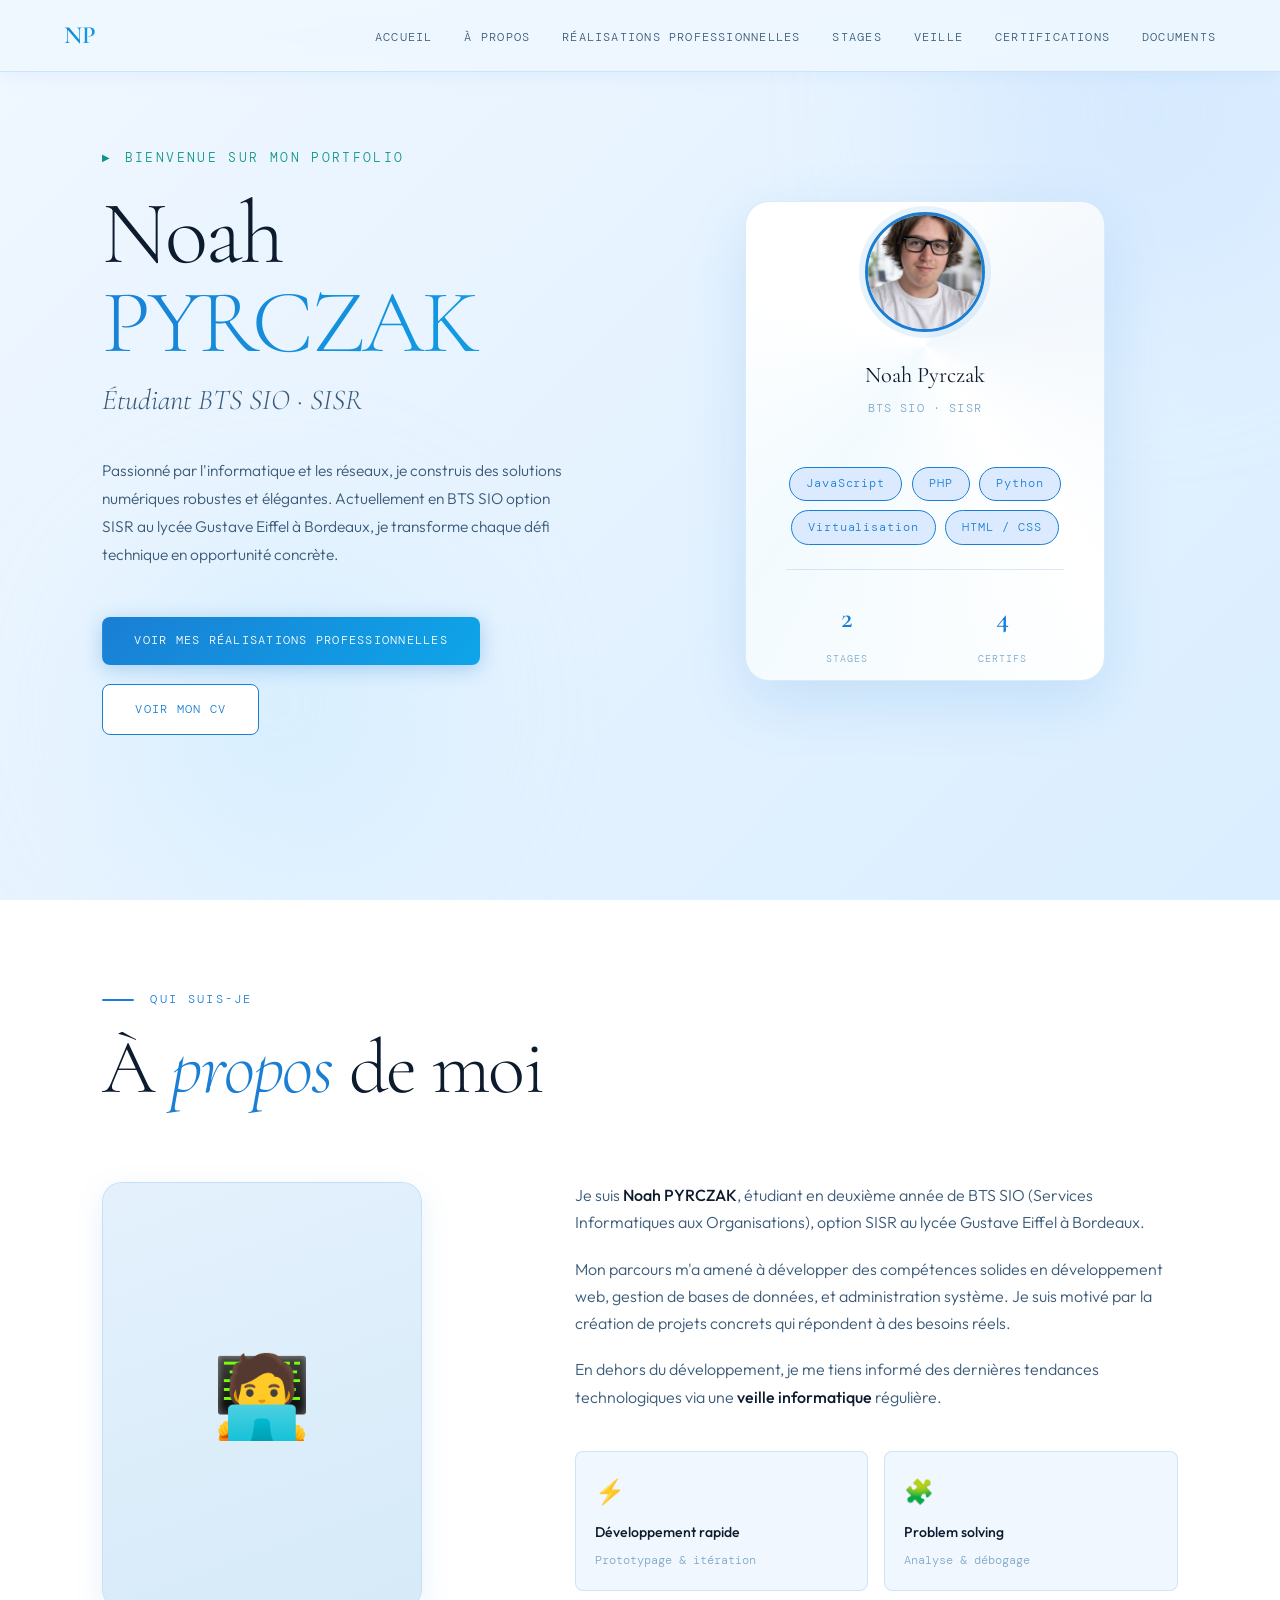
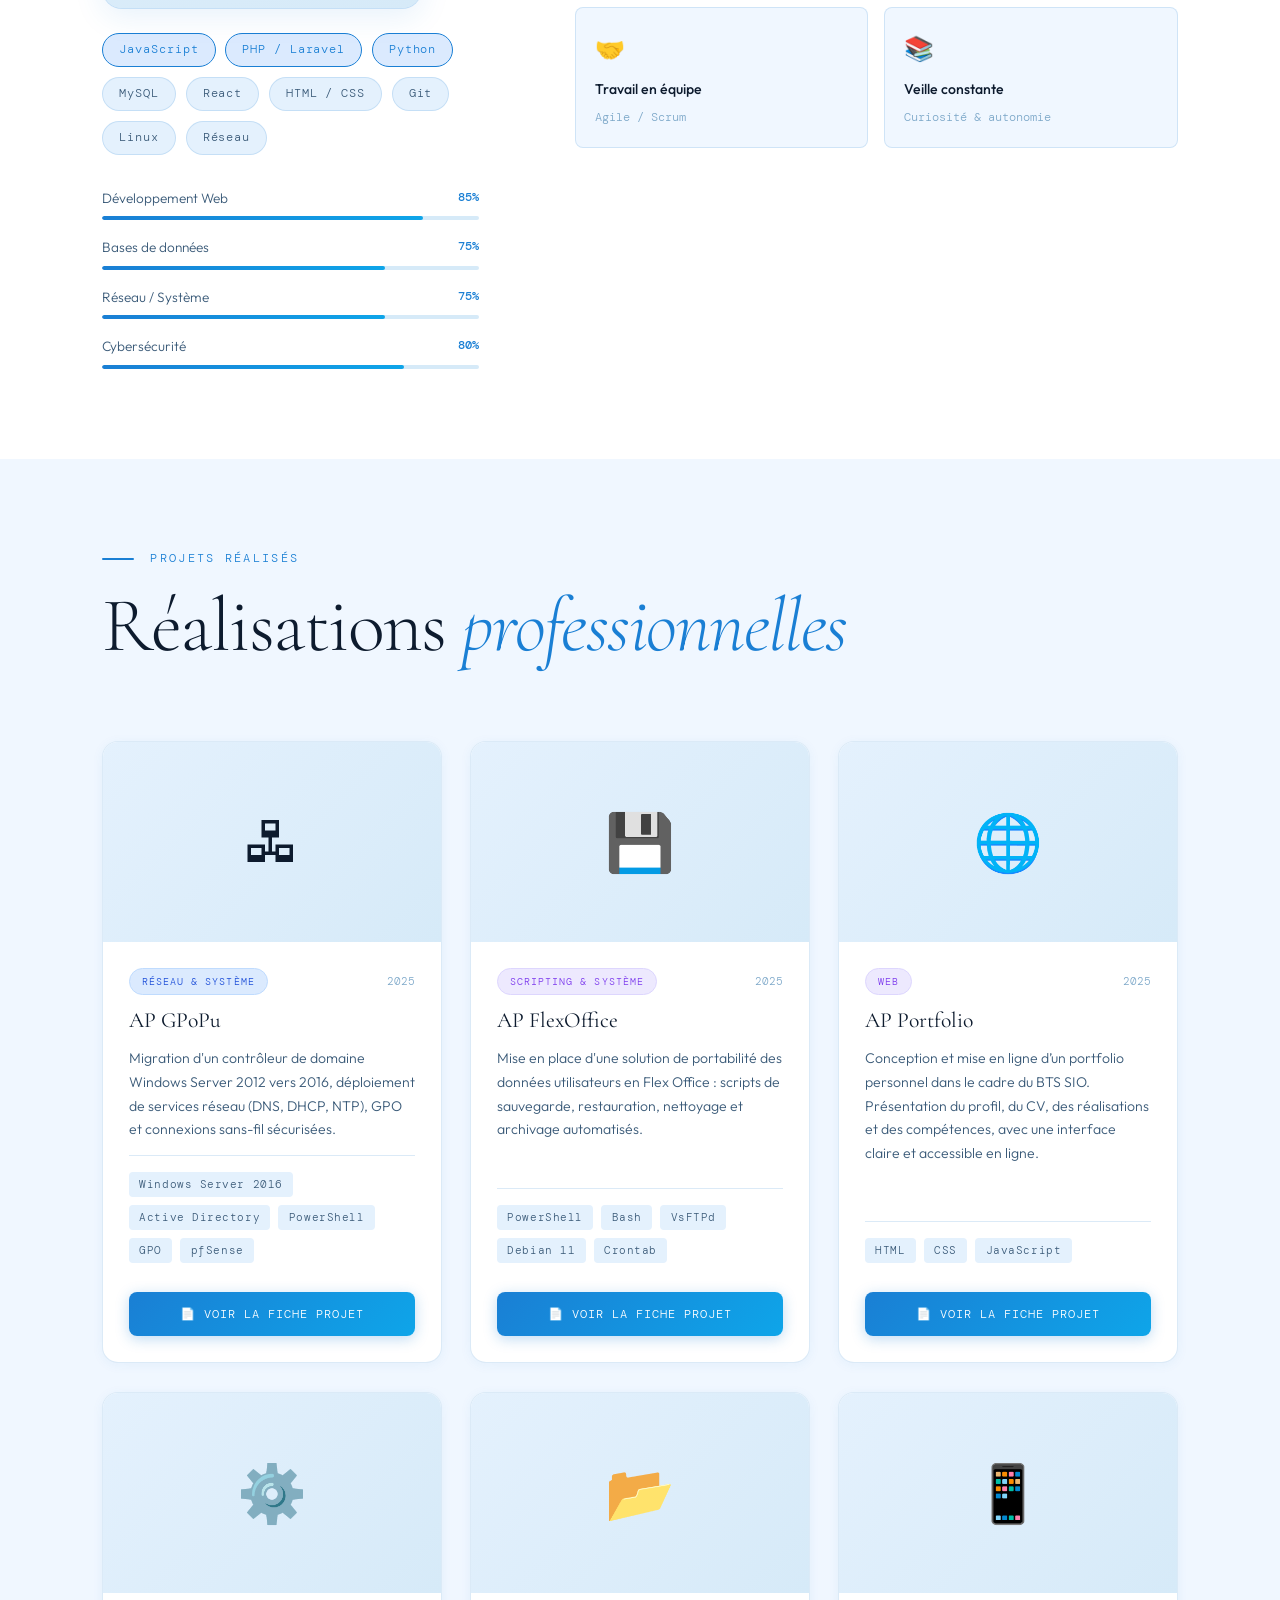
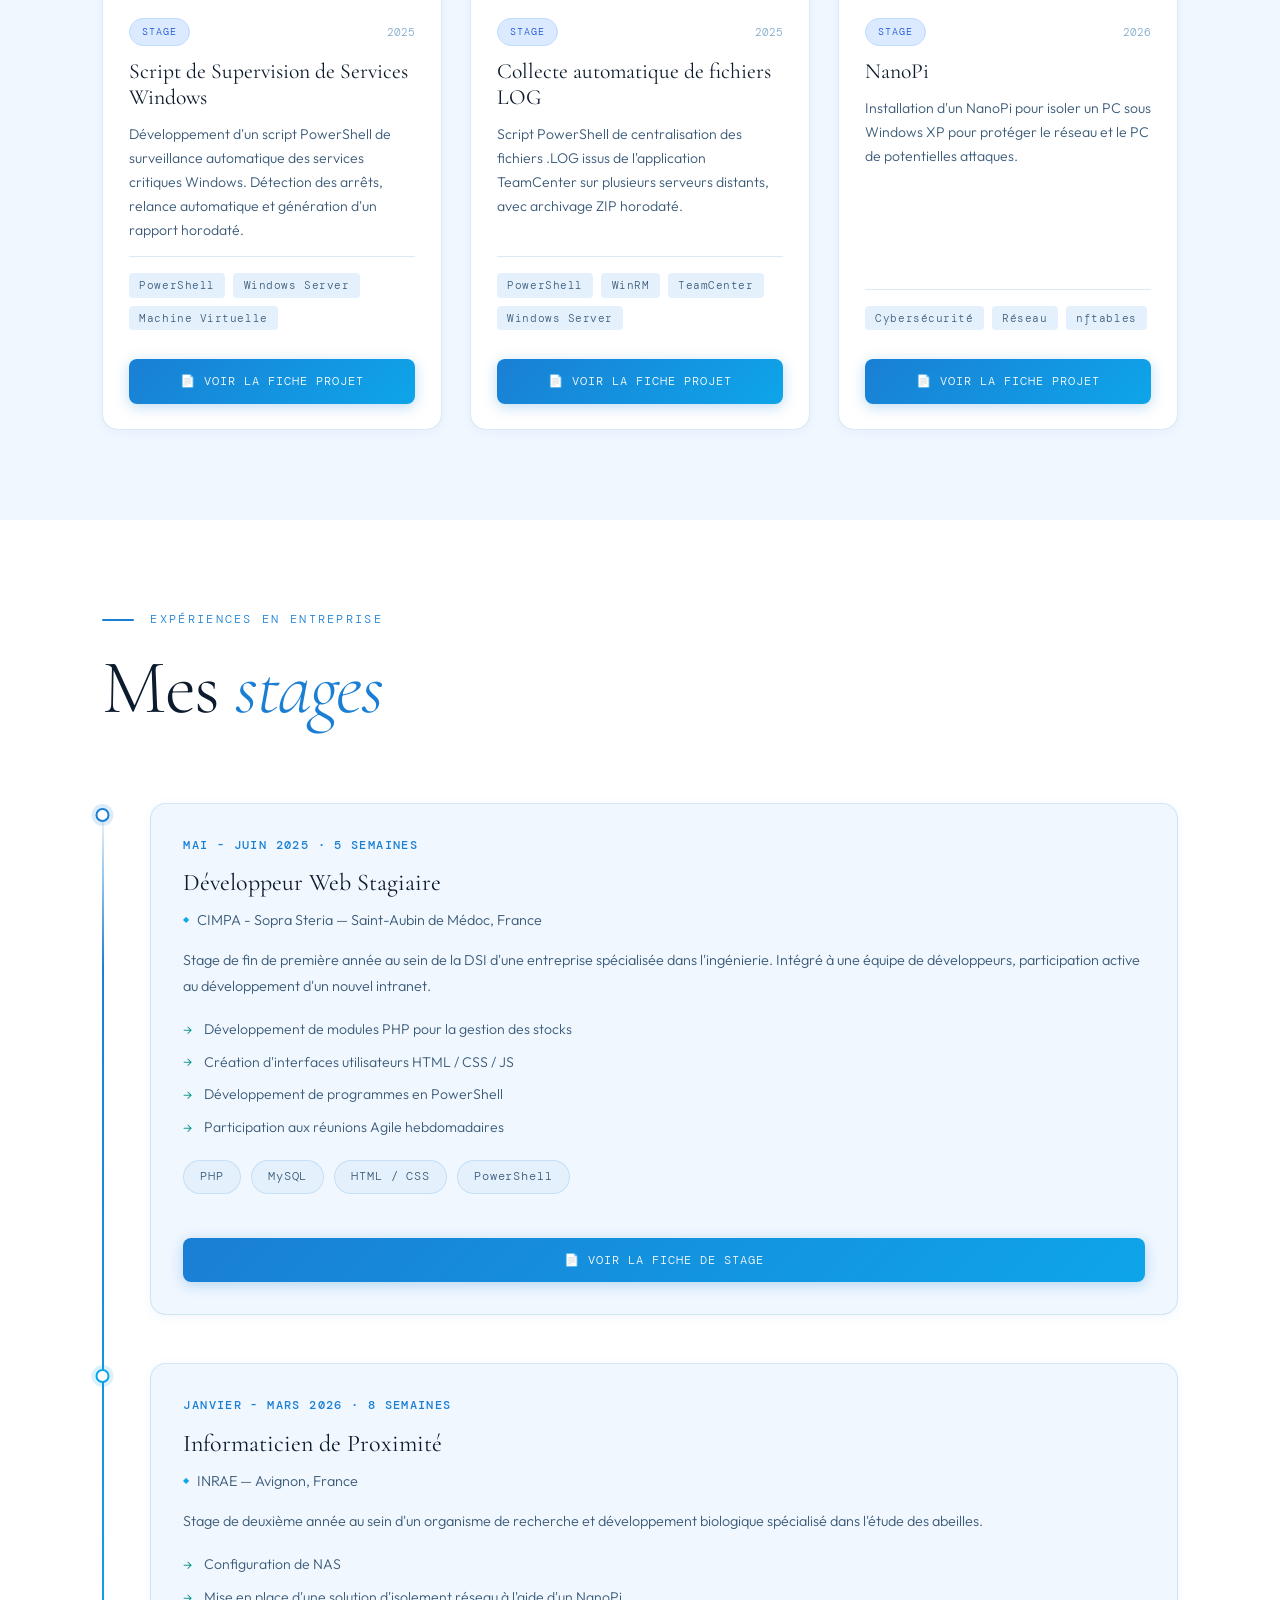
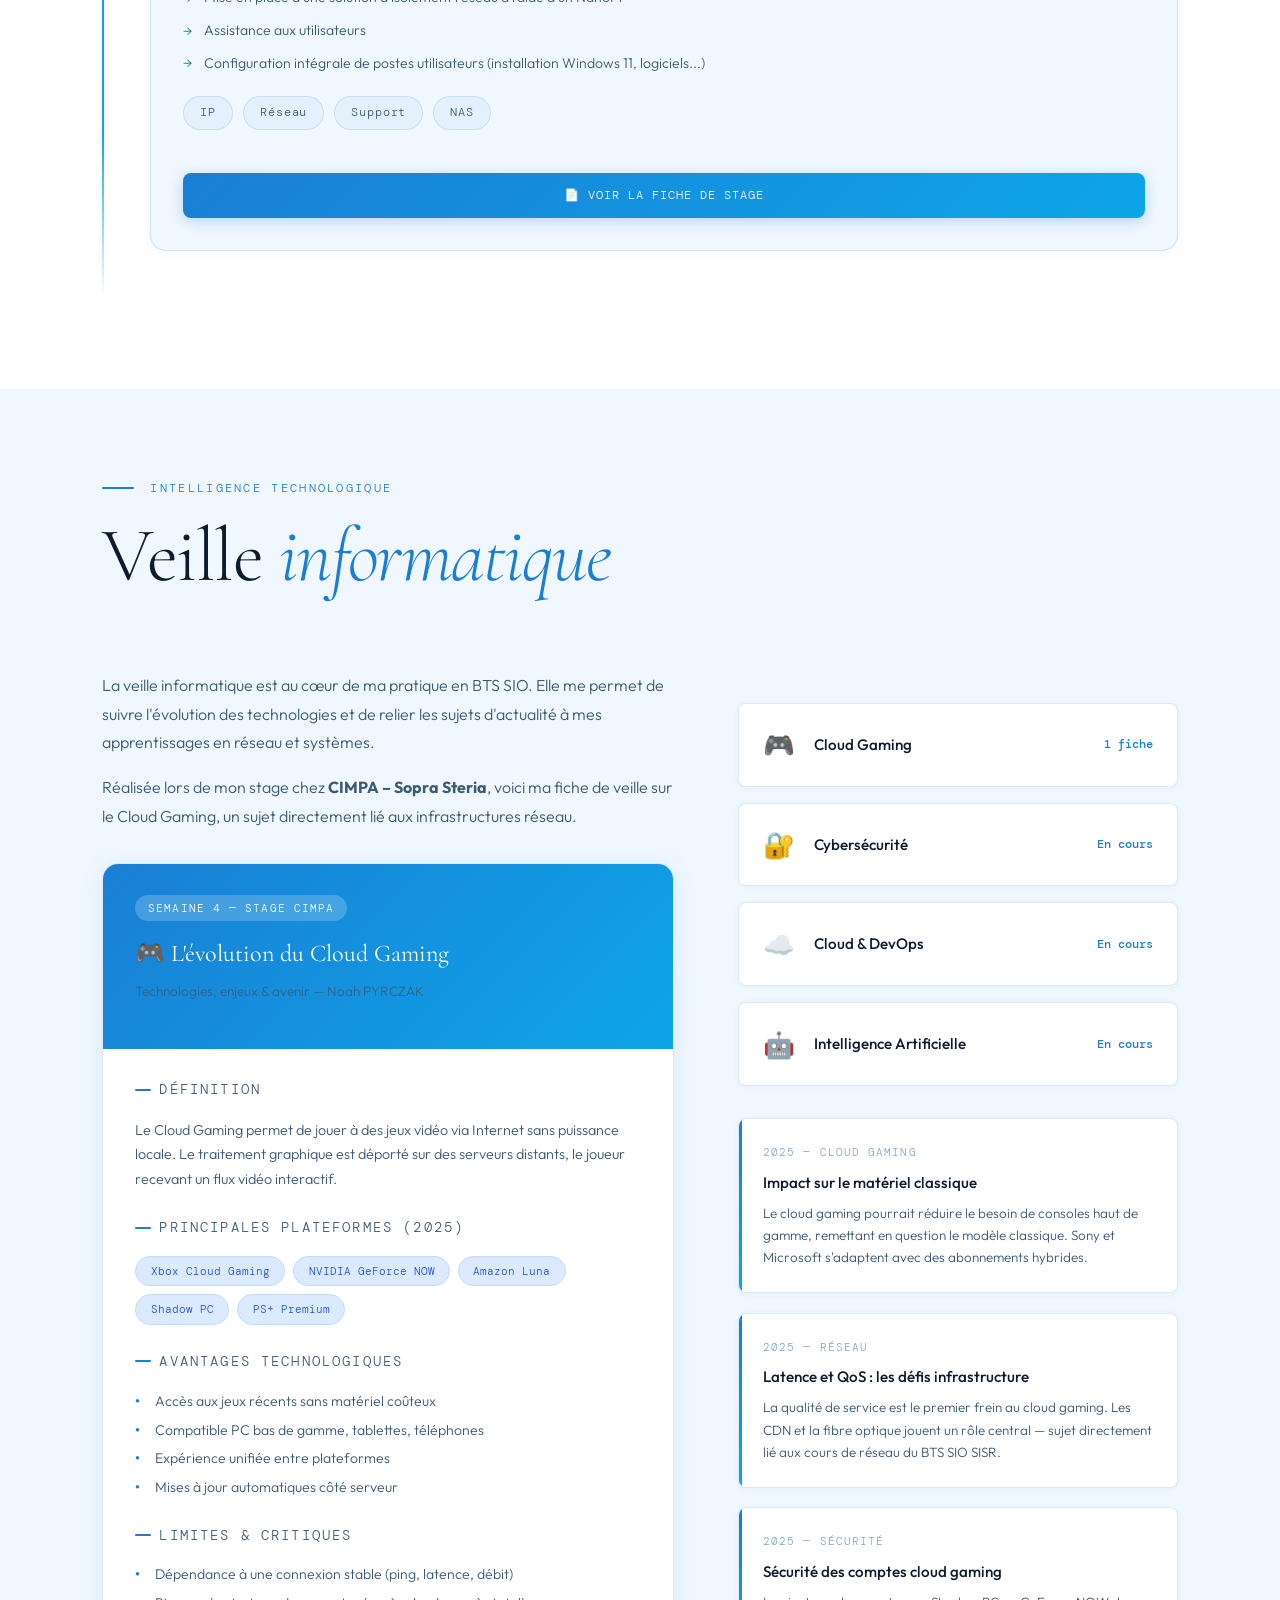
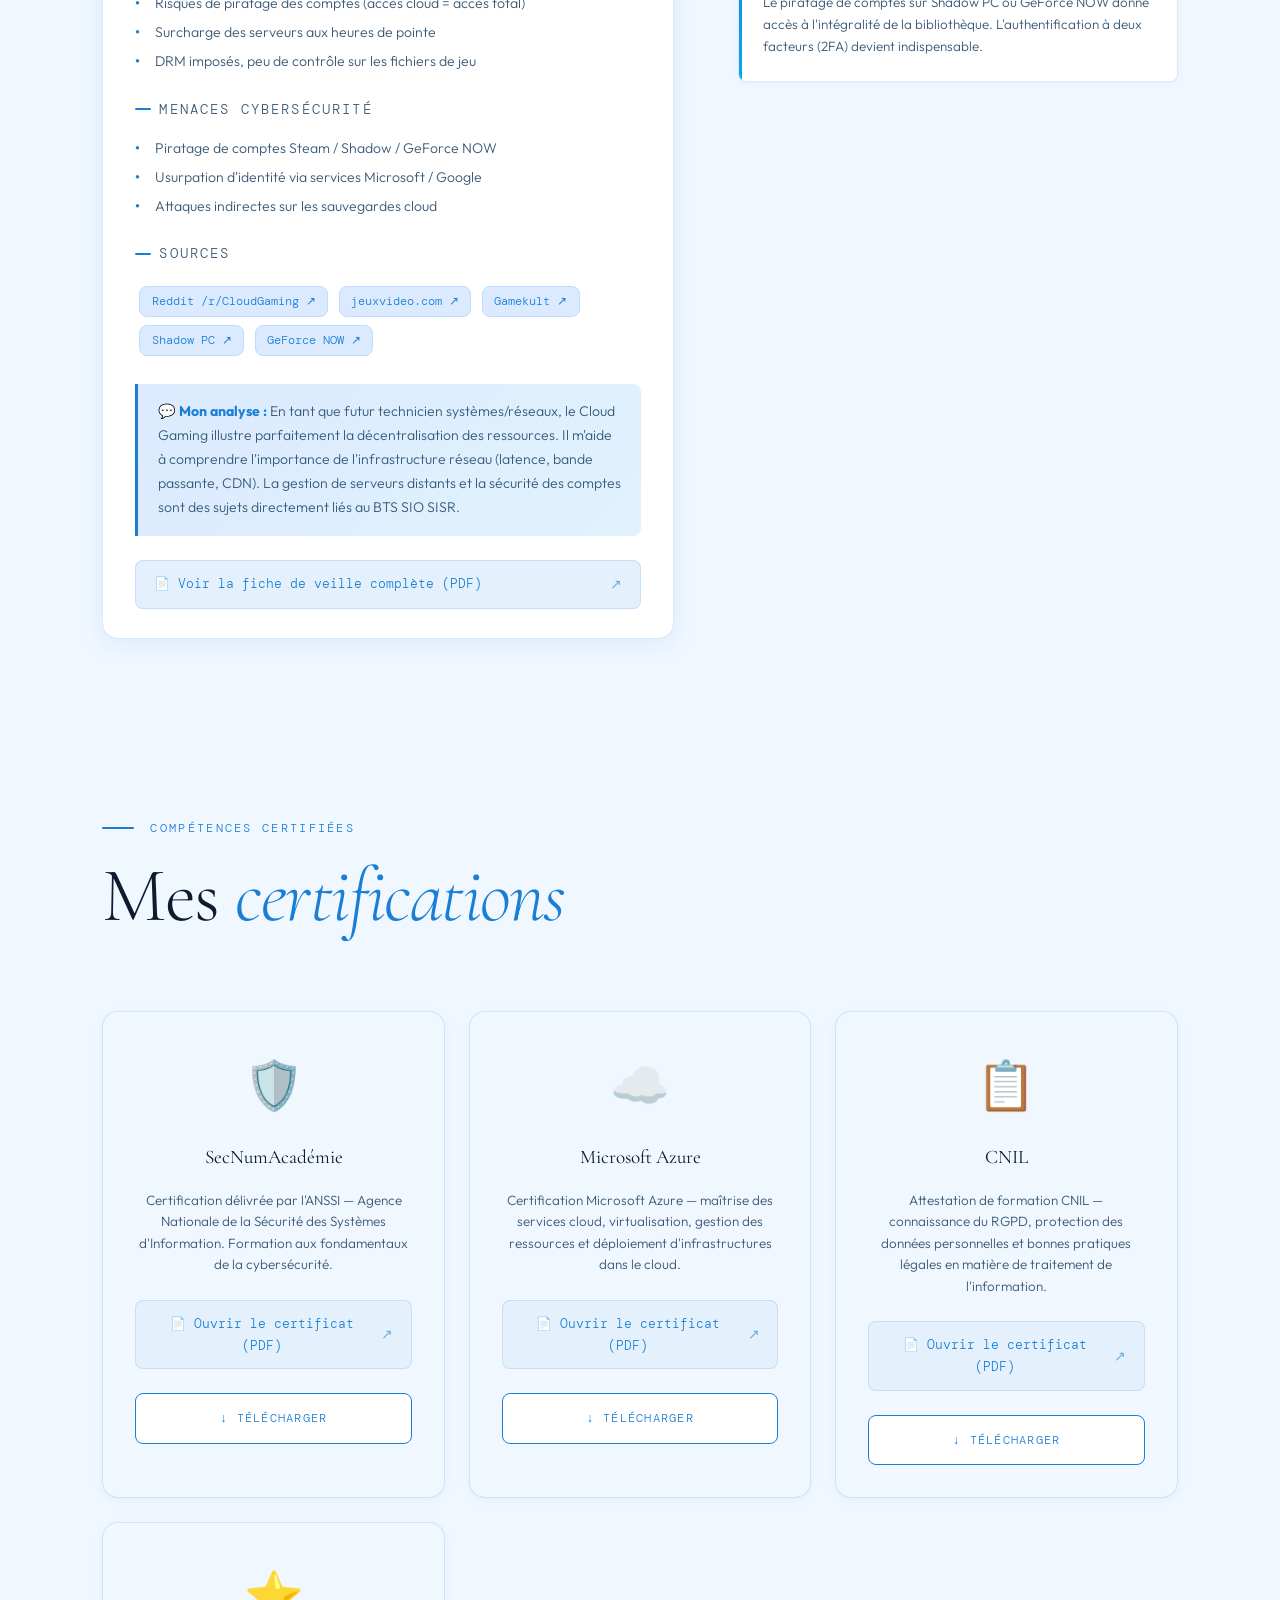
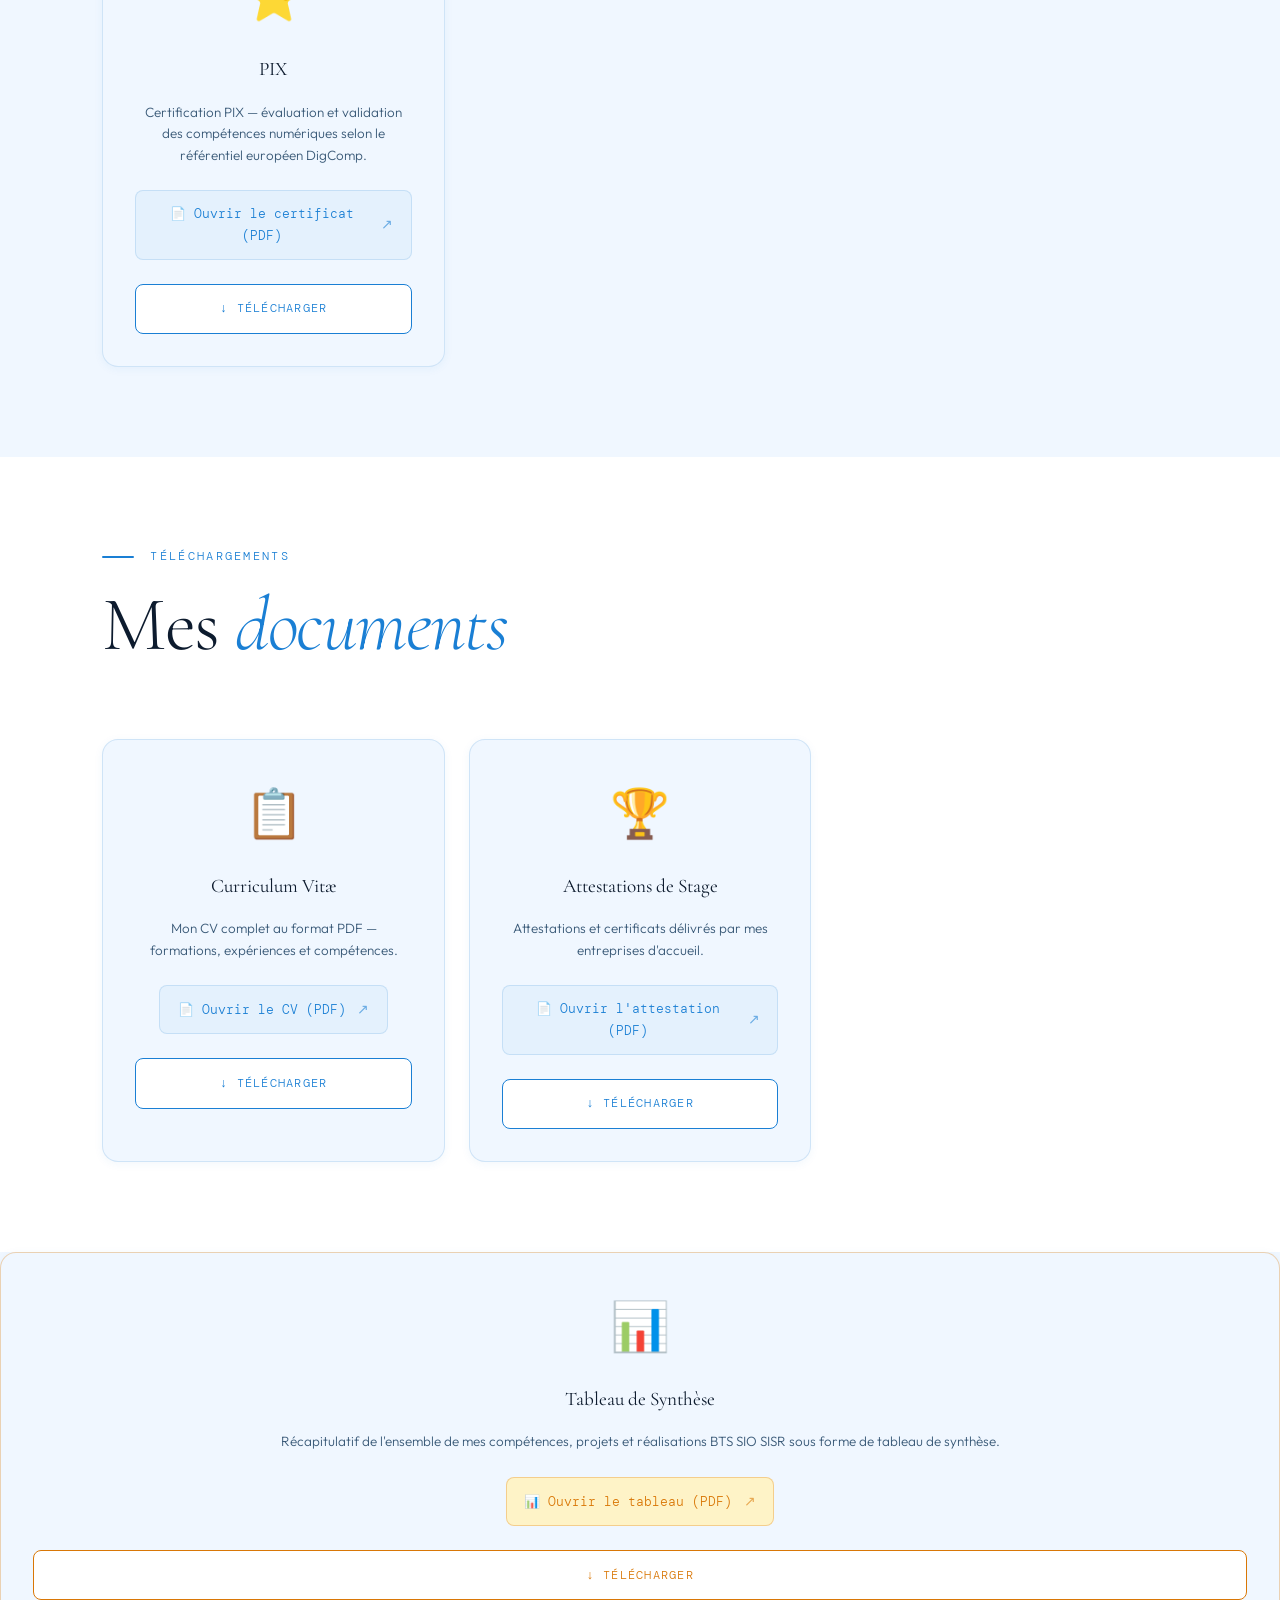
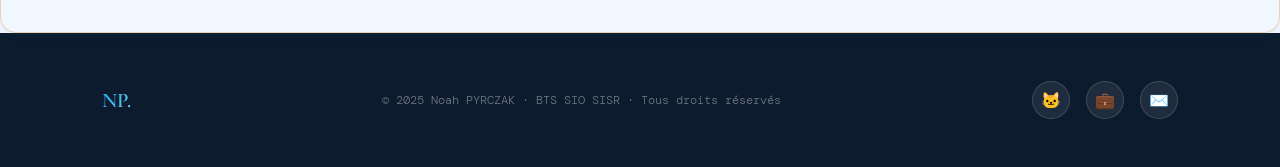
<file: index.html>
<!DOCTYPE html>
<html lang="fr">
<head>
  <meta charset="UTF-8" />
  <meta name="viewport" content="width=device-width, initial-scale=1.0" />
  <title>Portfolio — PYRCZAK Noah</title>
  <meta name="description" content="Portfolio professionnel BTS SIO" />
  <link rel="stylesheet" href="style.css" />
</head>
<body>

  <!-- NAV -->
  <nav id="navbar">
    <a href="#accueil" class="nav-logo">NP</a>
    <ul class="nav-links" id="navLinks">
      <li><a href="#accueil">Accueil</a></li>
      <li><a href="#apropos">À propos</a></li>
      <li><a href="#realisations">Réalisations Professionnelles</a></li>
      <li><a href="#stages">Stages</a></li>
      <li><a href="#veille">Veille</a></li>
      <li><a href="#certifications">Certifications</a></li>
      <li><a href="#documents">Documents</a></li>
    </ul>
    <button class="nav-burger" id="navBurger" aria-label="Menu">
      <span></span><span></span><span></span>
    </button>
  </nav>

  <!-- HERO -->
  <section id="accueil">
    <div class="orb orb-1"></div>
    <div class="orb orb-2"></div>

    <div class="hero-left">
      <p class="hero-greeting">Bienvenue sur mon portfolio</p>
      <h1 class="hero-name">
        Noah
        <span class="gradient-text">PYRCZAK</span>
      </h1>
      <p class="hero-title">Étudiant BTS SIO &middot; SISR</p>
      <p class="hero-desc">
        Passionné par l'informatique et les réseaux, je construis des solutions
        numériques robustes et élégantes. Actuellement en BTS SIO option SISR au
        lycée Gustave Eiffel à Bordeaux, je transforme chaque défi technique en
        opportunité concrète.
      </p>
      <div class="hero-cta">
        <a href="#realisations" class="btn-primary">Voir mes réalisations professionnelles</a>
        <a href="#documents" class="btn-ghost">Voir mon CV</a>
      </div>
    </div>

    <div class="hero-right">
      <div class="hero-card">
        <div class="hero-card-inner">
          <div class="hero-avatar">
            <img src="PP-Portefolio.PNG" alt="Photo de profil Noah Pyrczak" />
          </div>
          <div>
            <p style="font-family:var(--font-display);font-size:1.4rem;font-weight:400;text-align:center;">Noah Pyrczak</p>
            <p style="font-family:var(--font-mono);font-size:0.72rem;color:var(--text-faint);text-align:center;letter-spacing:0.1em;margin-top:0.3rem;">BTS SIO &middot; SISR</p>
          </div>
          <div class="tag-list" style="justify-content:center;">
            <span class="tag accent">JavaScript</span>
            <span class="tag accent">PHP</span>
            <span class="tag accent">Python</span>
            <span class="tag accent">Virtualisation</span>
            <span class="tag accent">HTML / CSS</span>
          </div>
          <div class="hero-stats">
            <div class="stat-item">
              <span class="stat-value">2</span>
              <span class="stat-label">Stages</span>
            </div>
            <div class="stat-item">
              <span class="stat-value">4</span>
              <span class="stat-label">Certifs</span>
            </div>
          </div>
        </div>
      </div>
    </div>
  </section>

  <!-- À PROPOS -->
  <section id="apropos">
    <div class="reveal">
      <p class="section-label">Qui suis-je</p>
      <h2 class="section-title">À <em>propos</em> de moi</h2>
    </div>
    <div class="apropos-grid">
      <div class="apropos-sticky reveal">
        <div class="apropos-photo-frame">
          <div class="apropos-photo-placeholder">&#x1F9D1;&#x200D;&#x1F4BB;</div>
        </div>
        <div class="tag-list" style="margin-top:1.5rem;">
          <span class="tag accent">JavaScript</span>
          <span class="tag accent">PHP / Laravel</span>
          <span class="tag accent">Python</span>
          <span class="tag">MySQL</span>
          <span class="tag">React</span>
          <span class="tag">HTML / CSS</span>
          <span class="tag">Git</span>
          <span class="tag">Linux</span>
          <span class="tag">Réseau</span>
        </div>
        <div class="skill-bar-list" style="margin-top:2rem;">
          <div class="skill-bar-item">
            <div class="skill-bar-header">
              <span class="skill-bar-name">Développement Web</span>
              <span class="skill-bar-pct">85%</span>
            </div>
            <div class="skill-bar-track"><div class="skill-bar-fill" data-pct="85"></div></div>
          </div>
          <div class="skill-bar-item">
            <div class="skill-bar-header">
              <span class="skill-bar-name">Bases de données</span>
              <span class="skill-bar-pct">75%</span>
            </div>
            <div class="skill-bar-track"><div class="skill-bar-fill" data-pct="75"></div></div>
          </div>
          <div class="skill-bar-item">
            <div class="skill-bar-header">
              <span class="skill-bar-name">Réseau / Système</span>
              <span class="skill-bar-pct">75%</span>
            </div>
            <div class="skill-bar-track"><div class="skill-bar-fill" data-pct="75"></div></div>
          </div>
          <div class="skill-bar-item">
            <div class="skill-bar-header">
              <span class="skill-bar-name">Cybersécurité</span>
              <span class="skill-bar-pct">80%</span>
            </div>
            <div class="skill-bar-track"><div class="skill-bar-fill" data-pct="80"></div></div>
          </div>
        </div>
      </div>

      <div class="apropos-content reveal">
        <p>Je suis <strong>Noah PYRCZAK</strong>, étudiant en deuxième année de BTS SIO (Services Informatiques aux Organisations), option SISR au lycée Gustave Eiffel à Bordeaux.</p>
        <p>Mon parcours m'a amené à développer des compétences solides en développement web, gestion de bases de données, et administration système. Je suis motivé par la création de projets concrets qui répondent à des besoins réels.</p>
        <p>En dehors du développement, je me tiens informé des dernières tendances technologiques via une <strong>veille informatique</strong> régulière.</p>
        <div class="skills-grid stagger" style="margin-top:2.5rem;">
          <div class="skill-card">
            <div class="skill-card-icon">&#x26A1;</div>
            <div class="skill-card-name">Développement rapide</div>
            <div class="skill-card-desc">Prototypage &amp; itération</div>
          </div>
          <div class="skill-card">
            <div class="skill-card-icon">&#x1F9E9;</div>
            <div class="skill-card-name">Problem solving</div>
            <div class="skill-card-desc">Analyse &amp; débogage</div>
          </div>
          <div class="skill-card">
            <div class="skill-card-icon">&#x1F91D;</div>
            <div class="skill-card-name">Travail en équipe</div>
            <div class="skill-card-desc">Agile / Scrum</div>
          </div>
          <div class="skill-card">
            <div class="skill-card-icon">&#x1F4DA;</div>
            <div class="skill-card-name">Veille constante</div>
            <div class="skill-card-desc">Curiosité &amp; autonomie</div>
          </div>
        </div>
      </div>
    </div>
  </section>

  <!-- RÉALISATIONS  -->
  <section id="realisations">
    <div class="reveal">
      <p class="section-label">Projets réalisés</p>
      <h2 class="section-title">Réalisations <em>professionnelles</em></h2>
    </div>
    <div class="realisations-grid stagger">

      
      <div class="realisation-card">
    <div class="realisation-card-header"><div class="card-glow"></div><span>🖧</span></div>
    <div class="realisation-card-body">
      <div class="card-meta"><span class="card-badge badge-blue">Réseau & Système</span><span class="card-date">2025</span></div>
      <h3 class="card-title">AP GPoPu</h3>
      <p class="card-desc">Migration d'un contrôleur de domaine Windows Server 2012 vers 2016, déploiement de services réseau (DNS, DHCP, NTP), GPO et connexions sans-fil sécurisées.</p>
      <div class="card-tech"><span class="tech-pill">Windows Server 2016</span><span class="tech-pill">Active Directory</span><span class="tech-pill">PowerShell</span><span class="tech-pill">GPO</span><span class="tech-pill">pfSense</span></div>
      <a href="projet.html?id=GPopu" class="btn-fiche">&#x1F4C4; Voir la fiche projet</a>
    </div>
  </div>

      
      <div class="realisation-card">
    <div class="realisation-card-header"><div class="card-glow"></div><span>💾</span></div>
    <div class="realisation-card-body">
      <div class="card-meta"><span class="card-badge badge-purple">Scripting & Système</span><span class="card-date">2025</span></div>
      <h3 class="card-title">AP FlexOffice</h3>
      <p class="card-desc">Mise en place d'une solution de portabilité des données utilisateurs en Flex Office : scripts de sauvegarde, restauration, nettoyage et archivage automatisés.</p>
      <div class="card-tech"><span class="tech-pill">PowerShell</span><span class="tech-pill">Bash</span><span class="tech-pill">VsFTPd</span><span class="tech-pill">Debian 11</span><span class="tech-pill">Crontab</span></div>
      <a href="projet.html?id=FlexOffice" class="btn-fiche">&#x1F4C4; Voir la fiche projet</a>
    </div>
  </div>

<div class="realisation-card">
        <div class="realisation-card-header"><div class="card-glow"></div><span>&#x1F310;</span></div>
        <div class="realisation-card-body">
          <div class="card-meta"><span class="card-badge badge-purple">Web</span><span class="card-date">2025</span></div>
          <h3 class="card-title">AP Portfolio</h3>
          <p class="card-desc">Conception et mise en ligne d’un portfolio personnel dans le cadre du BTS SIO. 
      Présentation du profil, du CV, des réalisations et des compétences, avec une interface claire et accessible en ligne.</p>
          <div class="card-tech"><span class="tech-pill">HTML</span><span class="tech-pill">CSS</span><span class="tech-pill">JavaScript</span></div>
          <a href="projet.html?id=PortFolio" class="btn-fiche">&#x1F4C4; Voir la fiche projet</a>
        </div>
      </div>

      
      <div class="realisation-card">
  <div class="realisation-card-header"><div class="card-glow"></div><span>⚙️</span></div>
  <div class="realisation-card-body">
    <div class="card-meta"><span class="card-badge badge-blue">Stage</span><span class="card-date">2025</span></div>
    <h3 class="card-title">Script de Supervision de Services Windows</h3>
    <p class="card-desc">Développement d'un script PowerShell de surveillance automatique des services critiques Windows. Détection des arrêts, relance automatique et génération d'un rapport horodaté.</p>
    <div class="card-tech"><span class="tech-pill">PowerShell</span><span class="tech-pill">Windows Server</span><span class="tech-pill">Machine Virtuelle</span></div>
    <a href="projet.html?id=supervision-services" class="btn-fiche">📄 Voir la fiche projet</a>
  </div>
</div>

      
      <div class="realisation-card">
  <div class="realisation-card-header"><div class="card-glow"></div><span>📂</span></div>
  <div class="realisation-card-body">
    <div class="card-meta"><span class="card-badge badge-blue">Stage</span><span class="card-date">2025</span></div>
    <h3 class="card-title">Collecte automatique de fichiers LOG</h3>
    <p class="card-desc">Script PowerShell de centralisation des fichiers .LOG issus de l'application TeamCenter sur plusieurs serveurs distants, avec archivage ZIP horodaté.</p>
    <div class="card-tech"><span class="tech-pill">PowerShell</span><span class="tech-pill">WinRM</span><span class="tech-pill">TeamCenter</span><span class="tech-pill">Windows Server</span></div>
    <a href="projet.html?id=collecte-logs" class="btn-fiche">📄 Voir la fiche projet</a>
  </div>
</div>

      
      <div class="realisation-card">
        <div class="realisation-card-header"><div class="card-glow"></div><span>&#x1F4F1;</span></div>
        <div class="realisation-card-body">
          <div class="card-meta"><span class="card-badge badge-blue">Stage</span><span class="card-date">2026</span></div>
          <h3 class="card-title">NanoPi</h3>
          <p class="card-desc">Installation d'un NanoPi pour isoler un PC sous Windows XP pour protéger le réseau et le PC de potentielles attaques.</p>
          <div class="card-tech"><span class="tech-pill">Cybersécurité</span><span class="tech-pill">Réseau</span><span class="tech-pill">nftables</span></div>
          <a href="projet.html?id=NanoPi" class="btn-fiche">&#x1F4C4; Voir la fiche projet</a>
        </div>
      </div>

      
      

    </div>
  </section> 


  <!-- STAGES -->
  <section id="stages">
    <div class="reveal">
      <p class="section-label">Expériences en entreprise</p>
      <h2 class="section-title">Mes <em>stages</em></h2>
    </div>
    <div class="timeline">

      <!-- Stage 1 — CIMPA -->
      <div class="timeline-item reveal">
        <div class="timeline-dot"></div>
        <div class="timeline-card">
          <p class="timeline-period">Mai - Juin 2025 &middot; 5 semaines</p>
          <h3 class="timeline-title">Développeur Web Stagiaire</h3>
          <p class="timeline-company">CIMPA - Sopra Steria &mdash; Saint-Aubin de Médoc, France</p>
          <p class="timeline-desc">Stage de fin de première année au sein de la DSI d'une entreprise spécialisée dans l'ingénierie. Intégré à une équipe de développeurs, participation active au développement d'un nouvel intranet.</p>
          <div class="timeline-missions">
            <div class="timeline-mission">Développement de modules PHP pour la gestion des stocks</div>
            <div class="timeline-mission">Création d'interfaces utilisateurs HTML / CSS / JS</div>
            <div class="timeline-mission">Développement de programmes en PowerShell</div>
            <div class="timeline-mission">Participation aux réunions Agile hebdomadaires</div>
          </div>
          <div class="tag-list" style="margin-top:1.2rem;">
            <span class="tag">PHP</span><span class="tag">MySQL</span><span class="tag">HTML / CSS</span><span class="tag">PowerShell</span>
          </div>
          <div class="timeline-pdf-section">
            <a href="projet.html?id=stage-cimpa" class="btn-fiche" style="margin-top:1.2rem;">&#x1F4C4; Voir la fiche de stage</a>
          </div>
        </div>
      </div>

      <!-- Stage 2 — INRAE -->
      <div class="timeline-item reveal">
        <div class="timeline-dot" style="border-color:var(--accent2);box-shadow:0 0 0 4px rgba(14,165,233,0.15);"></div>
        <div class="timeline-card">
          <p class="timeline-period">Janvier - Mars 2026 &middot; 8 semaines</p>
          <h3 class="timeline-title">Informaticien de Proximité</h3>
          <p class="timeline-company">INRAE &mdash; Avignon, France</p>
          <p class="timeline-desc">Stage de deuxième année au sein d'un organisme de recherche et développement biologique spécialisé dans l'étude des abeilles.</p>
          <div class="timeline-missions">
            <div class="timeline-mission">Configuration de NAS</div>
            <div class="timeline-mission">Mise en place d'une solution d'isolement réseau à l'aide d'un NanoPi</div>
            <div class="timeline-mission">Assistance aux utilisateurs</div>
            <div class="timeline-mission">Configuration intégrale de postes utilisateurs (installation Windows 11, logiciels...)</div>
          </div>
          <div class="tag-list" style="margin-top:1.2rem;">
            <span class="tag">IP</span><span class="tag">Réseau</span><span class="tag">Support</span><span class="tag">NAS</span>
          </div>
          <div class="timeline-pdf-section">
            <a href="projet.html?id=stage-inrae" class="btn-fiche" style="margin-top:1.2rem;">&#x1F4C4; Voir la fiche de stage</a>
          </div>
        </div>
      </div>

    </div>
  </section>

  <!-- VEILLE -->
  <section id="veille">
    <div class="reveal">
      <p class="section-label">Intelligence technologique</p>
      <h2 class="section-title">Veille <em>informatique</em></h2>
    </div>
    <div class="veille-layout">

      <div class="veille-intro reveal">
        <p>La veille informatique est au cœur de ma pratique en BTS SIO. Elle me permet de suivre l'évolution des technologies et de relier les sujets d'actualité à mes apprentissages en réseau et systèmes.</p>
        <p>Réalisée lors de mon stage chez <strong>CIMPA &ndash; Sopra Steria</strong>, voici ma fiche de veille sur le Cloud Gaming, un sujet directement lié aux infrastructures réseau.</p>

        <div class="veille-main-card">
          <div class="veille-main-card-header">
            <span class="badge">Semaine 4 &mdash; Stage CIMPA</span>
            <h3>&#x1F3AE; L'évolution du Cloud Gaming</h3>
            <p>Technologies, enjeux &amp; avenir &mdash; Noah PYRCZAK</p>
          </div>
          <div class="veille-main-card-body">

            <div class="veille-section">
              <p class="veille-section-title">Définition</p>
              <p>Le Cloud Gaming permet de jouer à des jeux vidéo via Internet sans puissance locale. Le traitement graphique est déporté sur des serveurs distants, le joueur recevant un flux vidéo interactif.</p>
            </div>

            <div class="veille-section">
              <p class="veille-section-title">Principales plateformes (2025)</p>
              <div class="veille-platforms">
                <span class="platform-tag">Xbox Cloud Gaming</span>
                <span class="platform-tag">NVIDIA GeForce NOW</span>
                <span class="platform-tag">Amazon Luna</span>
                <span class="platform-tag">Shadow PC</span>
                <span class="platform-tag">PS+ Premium</span>
              </div>
            </div>

            <div class="veille-section">
              <p class="veille-section-title">Avantages technologiques</p>
              <ul class="veille-list">
                <li>Accès aux jeux récents sans matériel coûteux</li>
                <li>Compatible PC bas de gamme, tablettes, téléphones</li>
                <li>Expérience unifiée entre plateformes</li>
                <li>Mises à jour automatiques côté serveur</li>
              </ul>
            </div>

            <div class="veille-section">
              <p class="veille-section-title">Limites &amp; critiques</p>
              <ul class="veille-list">
                <li>Dépendance à une connexion stable (ping, latence, débit)</li>
                <li>Risques de piratage des comptes (accès cloud = accès total)</li>
                <li>Surcharge des serveurs aux heures de pointe</li>
                <li>DRM imposés, peu de contrôle sur les fichiers de jeu</li>
              </ul>
            </div>

            <div class="veille-section">
              <p class="veille-section-title">Menaces cybersécurité</p>
              <ul class="veille-list">
                <li>Piratage de comptes Steam / Shadow / GeForce NOW</li>
                <li>Usurpation d'identité via services Microsoft / Google</li>
                <li>Attaques indirectes sur les sauvegardes cloud</li>
              </ul>
            </div>

            <div class="veille-section">
              <p class="veille-section-title">Sources</p>
              <div class="veille-sources">
                <a href="https://www.reddit.com/r/CloudGaming/" target="_blank" rel="noopener" class="veille-source-link">Reddit /r/CloudGaming &#x2197;</a>
                <a href="https://www.jeuxvideo.com/news/1851739/le-cloud-gaming-menace-reelle.htm" target="_blank" rel="noopener" class="veille-source-link">jeuxvideo.com &#x2197;</a>
                <a href="https://www.gamekult.com/actualite/le-cloud-gaming-decolle-3050838305.html" target="_blank" rel="noopener" class="veille-source-link">Gamekult &#x2197;</a>
                <a href="https://shadow.tech" target="_blank" rel="noopener" class="veille-source-link">Shadow PC &#x2197;</a>
                <a href="https://www.nvidia.com/fr-fr/geforce-now/" target="_blank" rel="noopener" class="veille-source-link">GeForce NOW &#x2197;</a>
              </div>
            </div>

            <div class="veille-analysis">
              <strong>&#x1F4AC; Mon analyse :</strong> En tant que futur technicien systèmes/réseaux, le Cloud Gaming illustre parfaitement la décentralisation des ressources. Il m'aide à comprendre l'importance de l'infrastructure réseau (latence, bande passante, CDN). La gestion de serveurs distants et la sécurité des comptes sont des sujets directement liés au BTS SIO SISR.
            </div>

            <div style="margin-top:1.5rem;">
              <a class="pdf-link" href="veille/Veille_CloudGaming_PYRCZAK_Noah.pdf" target="_blank" rel="noopener">&#x1F4C4; Voir la fiche de veille complète (PDF)</a>
            </div>

          </div>
        </div>
      </div>

      <div class="veille-cards-col reveal">
        <div class="veille-categories stagger">
          <div class="veille-cat"><span class="veille-cat-icon">&#x1F3AE;</span><span class="veille-cat-name">Cloud Gaming</span><span class="veille-cat-count">1 fiche</span></div>
          <div class="veille-cat"><span class="veille-cat-icon">&#x1F510;</span><span class="veille-cat-name">Cybersécurité</span><span class="veille-cat-count">En cours</span></div>
          <div class="veille-cat"><span class="veille-cat-icon">&#x2601;&#xFE0F;</span><span class="veille-cat-name">Cloud &amp; DevOps</span><span class="veille-cat-count">En cours</span></div>
          <div class="veille-cat"><span class="veille-cat-icon">&#x1F916;</span><span class="veille-cat-name">Intelligence Artificielle</span><span class="veille-cat-count">En cours</span></div>
        </div>

        <div class="veille-cards stagger" style="margin-top:2rem;">
          <div class="veille-card">
            <p class="veille-card-date">2025 &mdash; Cloud Gaming</p>
            <h4 class="veille-card-title">Impact sur le matériel classique</h4>
            <p class="veille-card-desc">Le cloud gaming pourrait réduire le besoin de consoles haut de gamme, remettant en question le modèle classique. Sony et Microsoft s'adaptent avec des abonnements hybrides.</p>
          </div>
          <div class="veille-card">
            <p class="veille-card-date">2025 &mdash; Réseau</p>
            <h4 class="veille-card-title">Latence et QoS : les défis infrastructure</h4>
            <p class="veille-card-desc">La qualité de service est le premier frein au cloud gaming. Les CDN et la fibre optique jouent un rôle central — sujet directement lié aux cours de réseau du BTS SIO SISR.</p>
          </div>
          <div class="veille-card">
            <p class="veille-card-date">2025 &mdash; Sécurité</p>
            <h4 class="veille-card-title">Sécurité des comptes cloud gaming</h4>
            <p class="veille-card-desc">Le piratage de comptes sur Shadow PC ou GeForce NOW donne accès à l'intégralité de la bibliothèque. L'authentification à deux facteurs (2FA) devient indispensable.</p>
          </div>
        </div>
      </div>

    </div>
  </section>

  <!-- CERTIFICATIONS -->
  <section id="certifications">
    <div class="reveal">
      <p class="section-label">Compétences certifiées</p>
      <h2 class="section-title">Mes <em>certifications</em></h2>
    </div>
    <div class="documents-grid stagger">

      <div class="doc-card">
        <div class="doc-icon">&#x1F6E1;&#xFE0F;</div>
        <h3 class="doc-title">SecNumAcadémie</h3>
        <p class="doc-desc">Certification délivrée par l'ANSSI — Agence Nationale de la Sécurité des Systèmes d'Information. Formation aux fondamentaux de la cybersécurité.</p>
        <a class="pdf-link" href="certifications/Certif ANSSI.pdf" target="_blank" rel="noopener">&#x1F4C4; Ouvrir le certificat (PDF)</a>
        <a href="certifications/Certif ANSSI.pdf" download class="btn-ghost" style="width:100%;justify-content:center;margin-top:0.5rem;">&#x2193; Télécharger</a>
      </div>

      <div class="doc-card">
        <div class="doc-icon">&#x2601;&#xFE0F;</div>
        <h3 class="doc-title">Microsoft Azure</h3>
        <p class="doc-desc">Certification Microsoft Azure — maîtrise des services cloud, virtualisation, gestion des ressources et déploiement d'infrastructures dans le cloud.</p>
        <a class="pdf-link" href="certifications/Certif AZURE.pdf" target="_blank" rel="noopener">&#x1F4C4; Ouvrir le certificat (PDF)</a>
        <a href="certifications/Certif AZURE.pdf" download class="btn-ghost" style="width:100%;justify-content:center;margin-top:0.5rem;">&#x2193; Télécharger</a>
      </div>

      <div class="doc-card">
        <div class="doc-icon">&#x1F4CB;</div>
        <h3 class="doc-title">CNIL</h3>
        <p class="doc-desc">Attestation de formation CNIL — connaissance du RGPD, protection des données personnelles et bonnes pratiques légales en matière de traitement de l'information.</p>
        <a class="pdf-link" href="certifications/Certif CNIL.pdf" target="_blank" rel="noopener">&#x1F4C4; Ouvrir le certificat (PDF)</a>
        <a href="certifications/Certif CNIL.pdf" download class="btn-ghost" style="width:100%;justify-content:center;margin-top:0.5rem;">&#x2193; Télécharger</a>
      </div>

      <div class="doc-card">
        <div class="doc-icon">&#x2B50;</div>
        <h3 class="doc-title">PIX</h3>
        <p class="doc-desc">Certification PIX — évaluation et validation des compétences numériques selon le référentiel européen DigComp.</p>
        <a class="pdf-link" href="certifications/Certif PIX.pdf" target="_blank" rel="noopener">&#x1F4C4; Ouvrir le certificat (PDF)</a>
        <a href="certifications/Certif PIX.pdf" download class="btn-ghost" style="width:100%;justify-content:center;margin-top:0.5rem;">&#x2193; Télécharger</a>
      </div>

    </div>
  </section>

  <!-- DOCUMENTS -->
  <section id="documents">
    <div class="reveal">
      <p class="section-label">Téléchargements</p>
      <h2 class="section-title">Mes <em>documents</em></h2>
    </div>
    <div class="documents-grid stagger">

      <div class="doc-card">
        <div class="doc-icon">&#x1F4CB;</div>
        <h3 class="doc-title">Curriculum Vitæ</h3>
        <p class="doc-desc">Mon CV complet au format PDF — formations, expériences et compétences.</p>
        <a class="pdf-link" href="documents/PYRCZAK.pdf" target="_blank" rel="noopener">&#x1F4C4; Ouvrir le CV (PDF)</a>
        <a href="documents/PYRCZAK.pdf" download class="btn-ghost" style="width:100%;justify-content:center;margin-top:0.5rem;">&#x2193; Télécharger</a>
      </div>

      <div class="doc-card">
        <div class="doc-icon">&#x1F3C6;</div>
        <h3 class="doc-title">Attestations de Stage</h3>
        <p class="doc-desc">Attestations et certificats délivrés par mes entreprises d'accueil.</p>
        <a class="pdf-link" href="documents/attestations-stage.pdf" target="_blank" rel="noopener">&#x1F4C4; Ouvrir l'attestation (PDF)</a>
        <a href="documents/attestations-stage.pdf" download class="btn-ghost" style="width:100%;justify-content:center;margin-top:0.5rem;">&#x2193; Télécharger</a>
      </div>

    </div>
  </section>

  <div class="doc-card doc-card-synthese">
        <div class="doc-icon">&#x1F4CA;</div>
        <h3 class="doc-title">Tableau de Synthèse</h3>
        <p class="doc-desc">Récapitulatif de l'ensemble de mes compétences, projets et réalisations BTS SIO SISR sous forme de tableau de synthèse.</p>
        <a class="pdf-link pdf-link-synthese" href="documents/E5 - TS SISR 2026.pdf" target="_blank" rel="noopener">&#x1F4CA; Ouvrir le tableau (PDF)</a>
        <a href="documents/E5 - TS SISR 2026.pdf" download class="btn-ghost btn-synthese" style="width:100%;justify-content:center;margin-top:0.5rem;">&#x2193; Télécharger</a>
      </div>
 
    </div>
  </section>

  <!-- FOOTER -->
  <footer>
    <span class="footer-logo">NP.</span>
    <span class="footer-copy">&copy; 2025 Noah PYRCZAK &middot; BTS SIO SISR &middot; Tous droits réservés</span>
    <div class="footer-socials">
      <a href="https://github.com" class="footer-social" target="_blank" rel="noopener" title="GitHub">&#x1F431;</a>
      <a href="https://linkedin.com" class="footer-social" target="_blank" rel="noopener" title="LinkedIn">&#x1F4BC;</a>
      <a href="mailto:n.pyrczak15@gmail.com" class="footer-social" title="Email">&#x2709;&#xFE0F;</a>
    </div>
  </footer>

  <script>
  /* Burger */
  document.getElementById('navBurger').addEventListener('click', () =>
    document.getElementById('navLinks').classList.toggle('open'));
  document.querySelectorAll('.nav-links a').forEach(a =>
    a.addEventListener('click', () =>
      document.getElementById('navLinks').classList.remove('open')));

  /* Scroll reveal */
  const io = new IntersectionObserver(entries => {
    entries.forEach(e => {
      if (e.isIntersecting) {
        e.target.classList.add('visible');
        e.target.querySelectorAll('.skill-bar-fill').forEach(b =>
          b.style.width = b.dataset.pct + '%');
      }
    });
  }, { threshold: 0.12 });
  document.querySelectorAll('.reveal, .stagger, .timeline-item').forEach(el =>
    io.observe(el));
  </script>

</body>
</html>
</file>
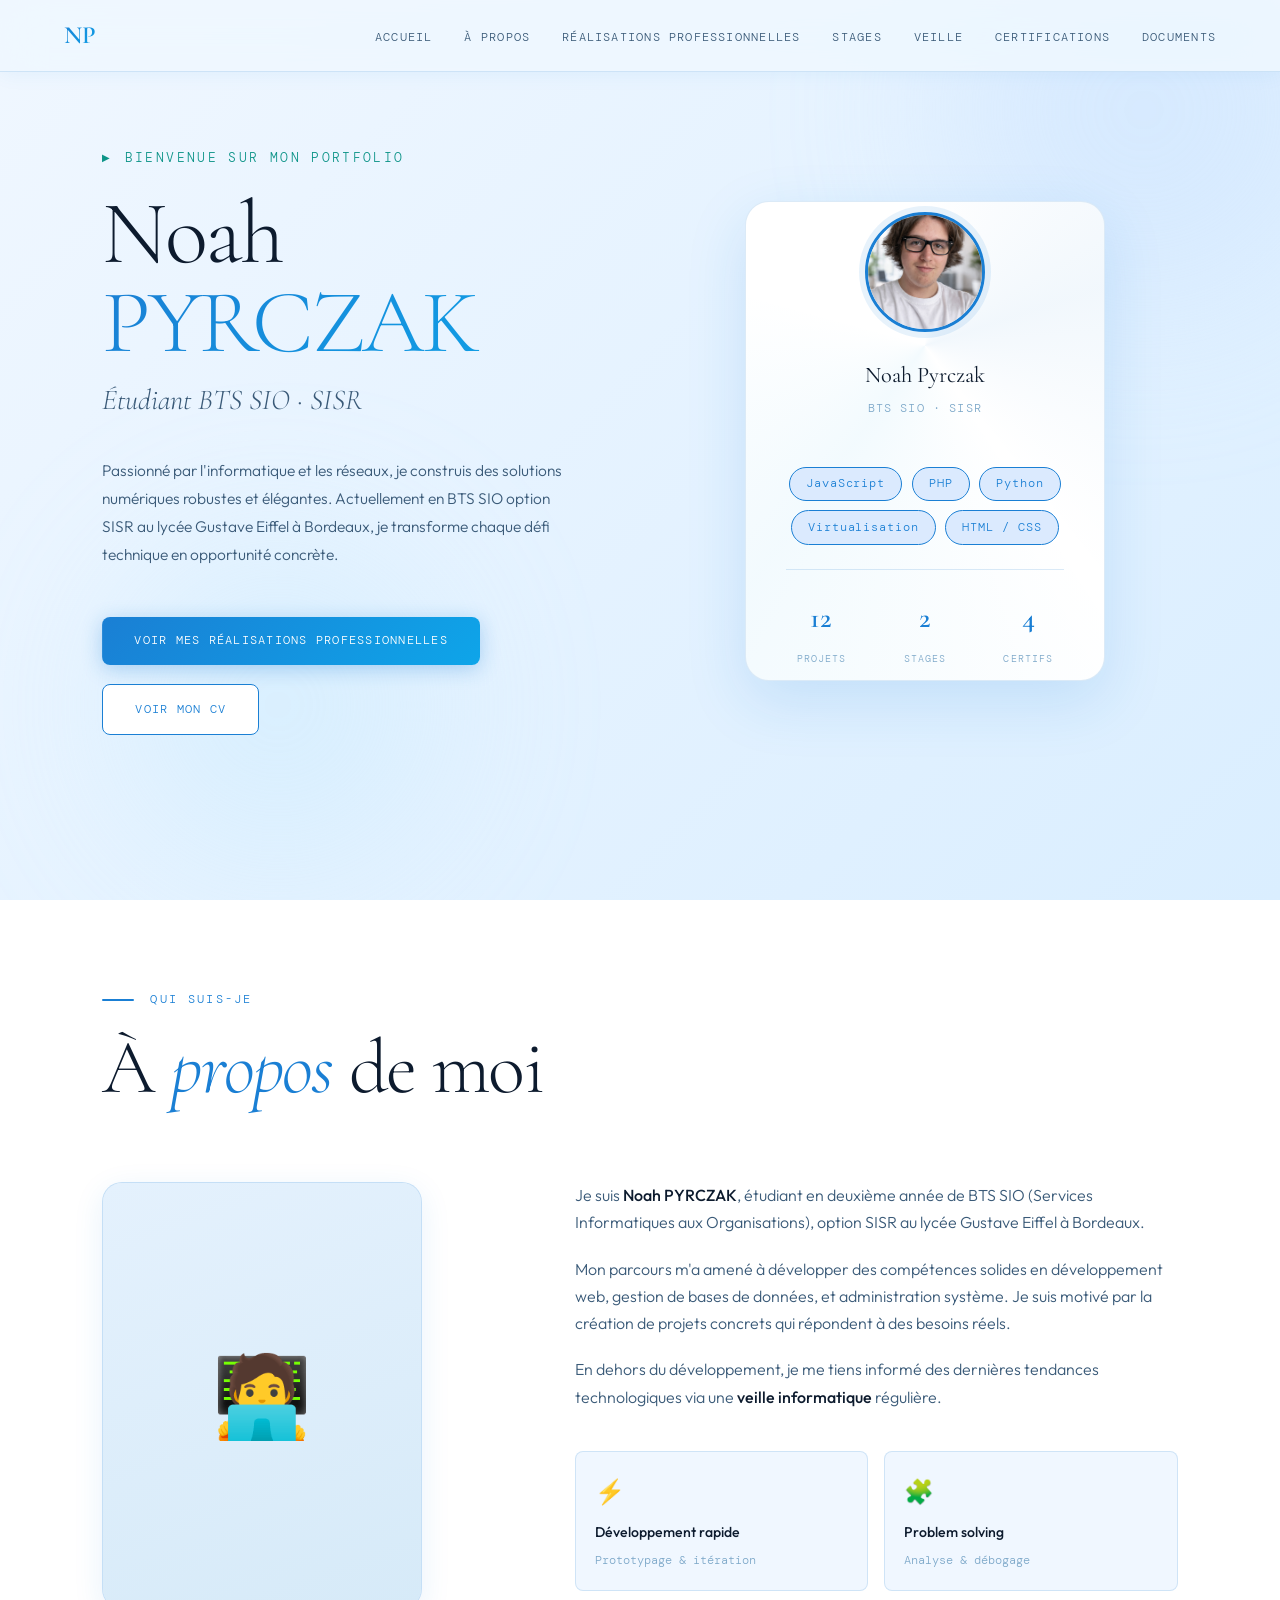
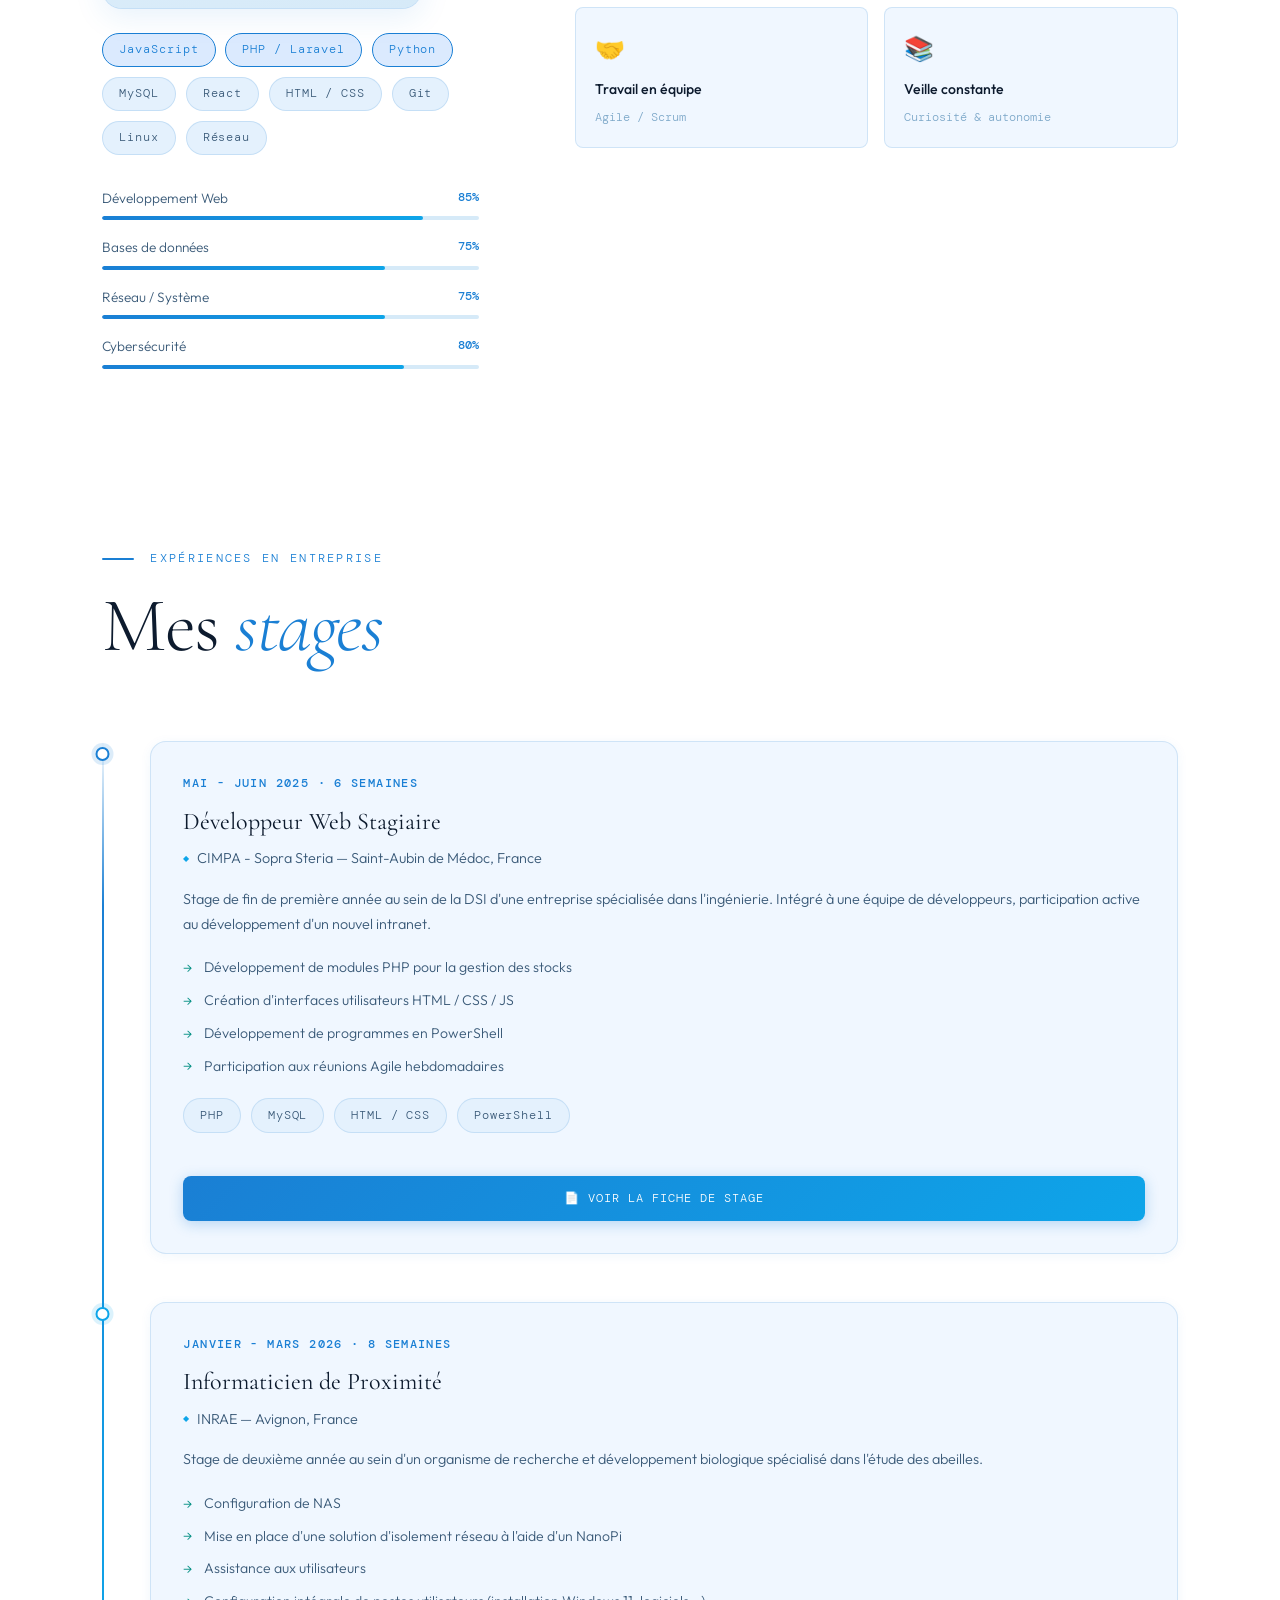
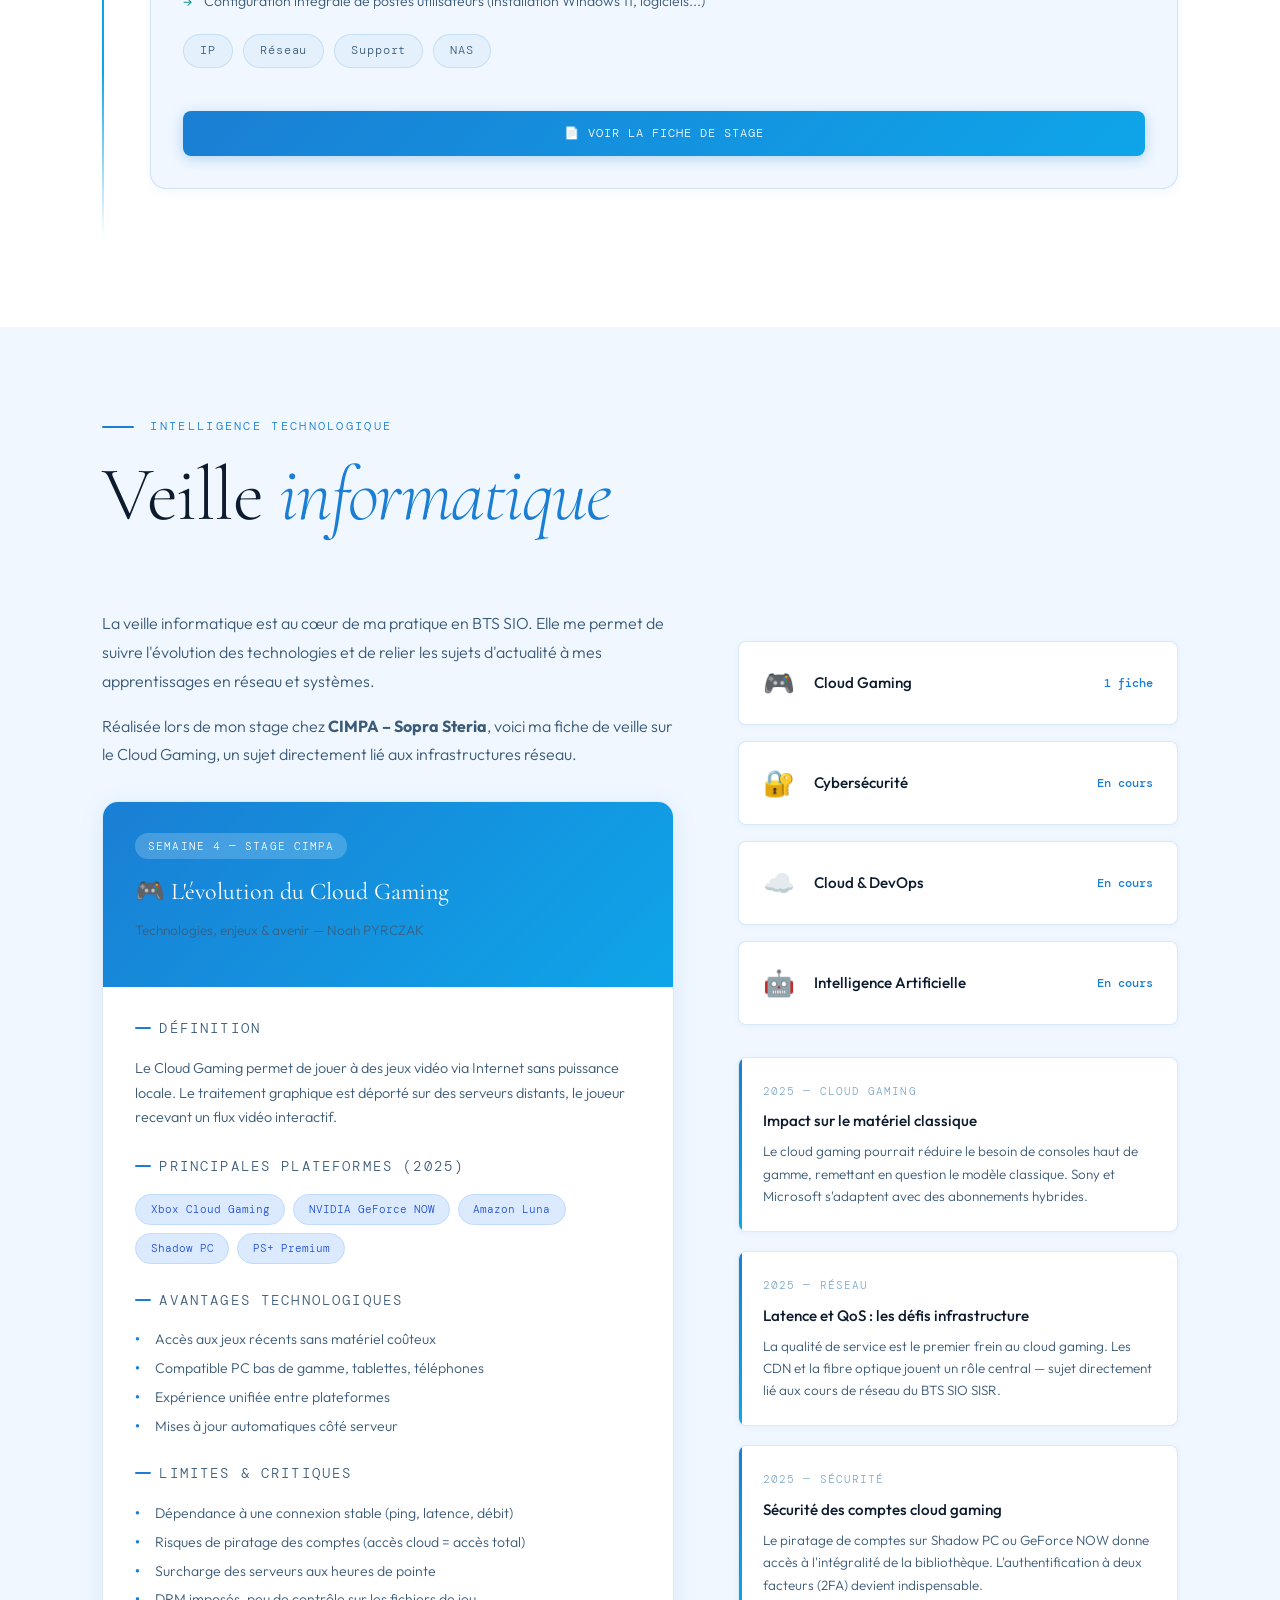
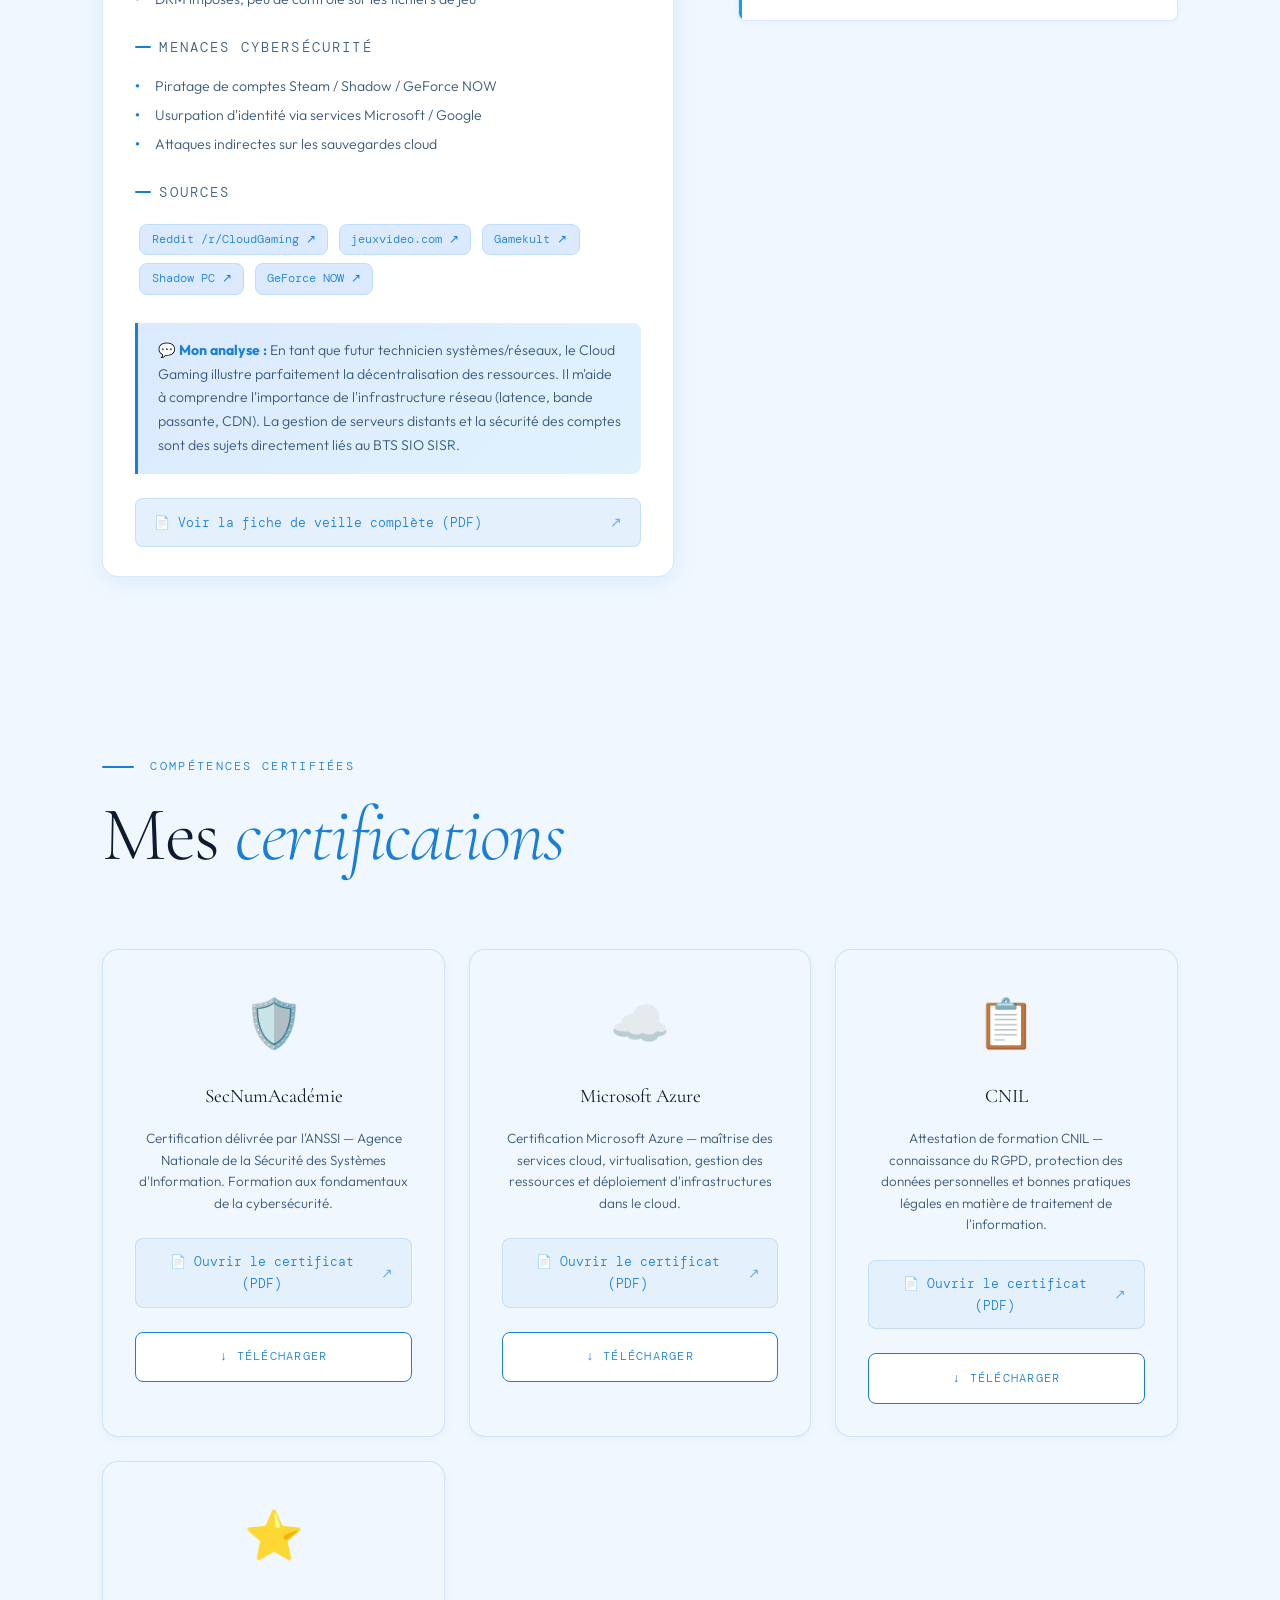
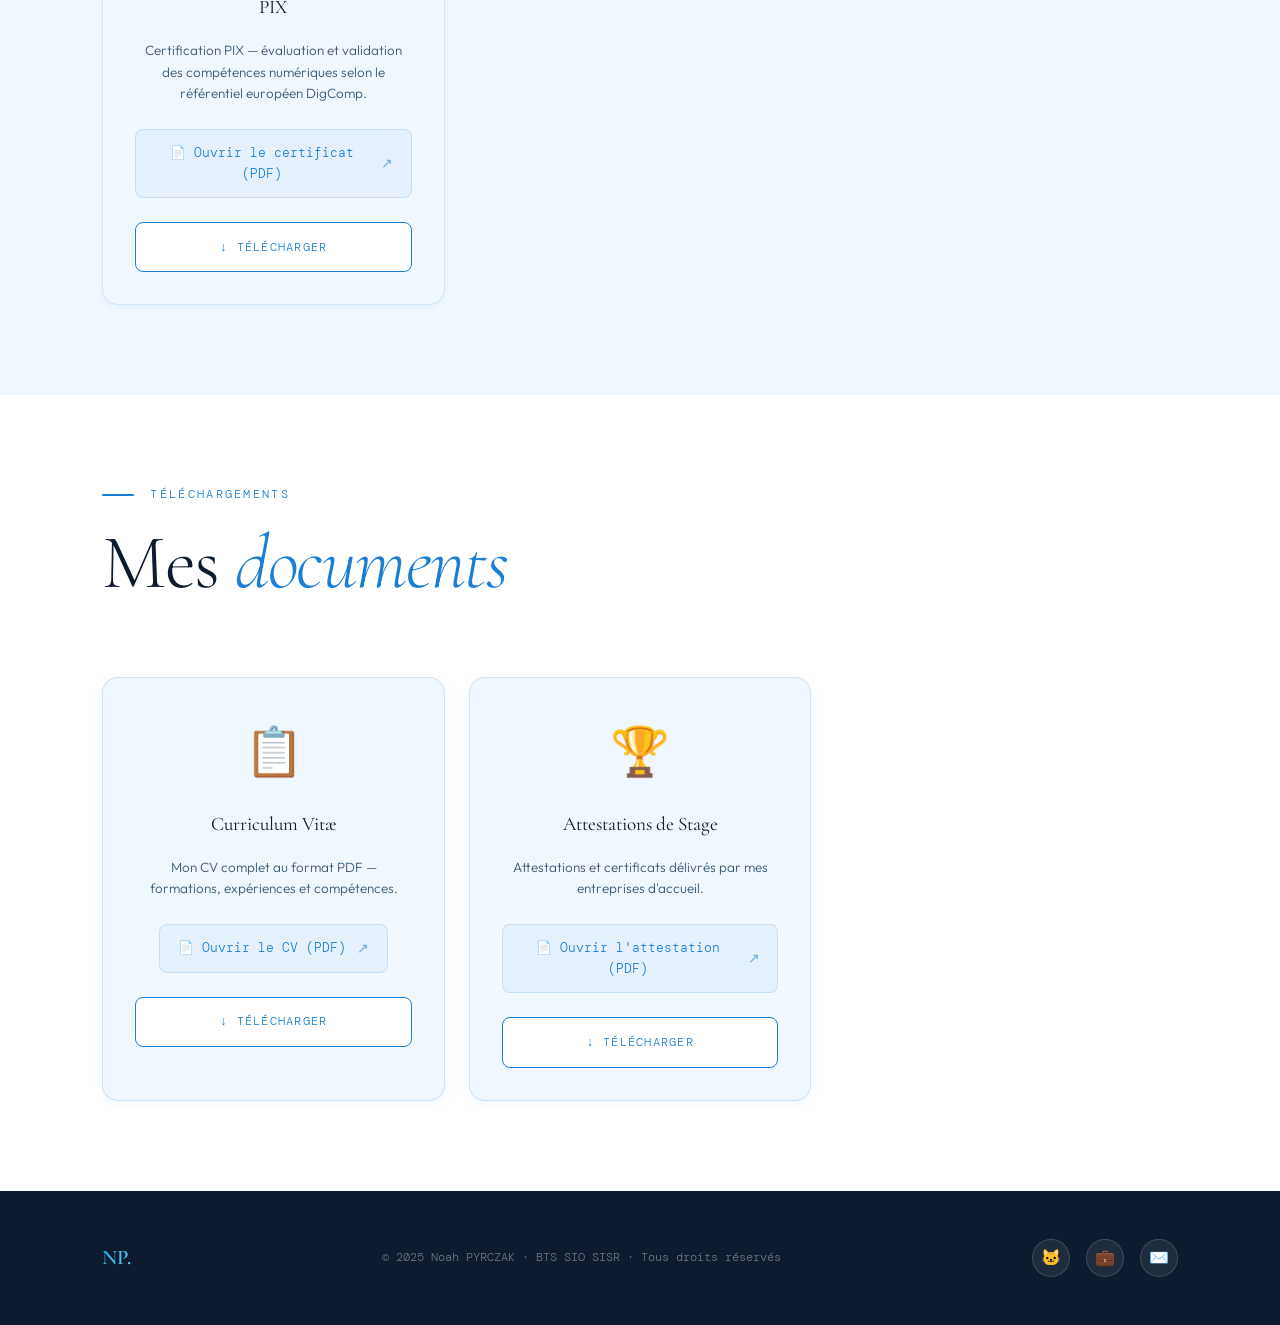
<file: Portfolio V2/index.html>
<!DOCTYPE html>
<html lang="fr">
<head>
  <meta charset="UTF-8" />
  <meta name="viewport" content="width=device-width, initial-scale=1.0" />
  <title>Portfolio — PYRCZAK Noah</title>
  <meta name="description" content="Portfolio professionnel BTS SIO" />
  <link rel="stylesheet" href="style.css" />
</head>
<body>

  <!-- NAV -->
  <nav id="navbar">
    <a href="#accueil" class="nav-logo">NP</a>
    <ul class="nav-links" id="navLinks">
      <li><a href="#accueil">Accueil</a></li>
      <li><a href="#apropos">À propos</a></li>
      <li><a href="#realisations">Réalisations Professionnelles</a></li>
      <li><a href="#stages">Stages</a></li>
      <li><a href="#veille">Veille</a></li>
      <li><a href="#certifications">Certifications</a></li>
      <li><a href="#documents">Documents</a></li>
    </ul>
    <button class="nav-burger" id="navBurger" aria-label="Menu">
      <span></span><span></span><span></span>
    </button>
  </nav>

  <!-- HERO -->
  <section id="accueil">
    <div class="orb orb-1"></div>
    <div class="orb orb-2"></div>

    <div class="hero-left">
      <p class="hero-greeting">Bienvenue sur mon portfolio</p>
      <h1 class="hero-name">
        Noah
        <span class="gradient-text">PYRCZAK</span>
      </h1>
      <p class="hero-title">Étudiant BTS SIO &middot; SISR</p>
      <p class="hero-desc">
        Passionné par l'informatique et les réseaux, je construis des solutions
        numériques robustes et élégantes. Actuellement en BTS SIO option SISR au
        lycée Gustave Eiffel à Bordeaux, je transforme chaque défi technique en
        opportunité concrète.
      </p>
      <div class="hero-cta">
        <a href="#realisations" class="btn-primary">Voir mes réalisations professionnelles</a>
        <a href="#documents" class="btn-ghost">Voir mon CV</a>
      </div>
    </div>

    <div class="hero-right">
      <div class="hero-card">
        <div class="hero-card-inner">
          <div class="hero-avatar">
            <img src="PP-Portefolio.PNG" alt="Photo de profil Noah Pyrczak" />
          </div>
          <div>
            <p style="font-family:var(--font-display);font-size:1.4rem;font-weight:400;text-align:center;">Noah Pyrczak</p>
            <p style="font-family:var(--font-mono);font-size:0.72rem;color:var(--text-faint);text-align:center;letter-spacing:0.1em;margin-top:0.3rem;">BTS SIO &middot; SISR</p>
          </div>
          <div class="tag-list" style="justify-content:center;">
            <span class="tag accent">JavaScript</span>
            <span class="tag accent">PHP</span>
            <span class="tag accent">Python</span>
            <span class="tag accent">Virtualisation</span>
            <span class="tag accent">HTML / CSS</span>
          </div>
          <div class="hero-stats">
            <div class="stat-item">
              <span class="stat-value">12</span>
              <span class="stat-label">Projets</span>
            </div>
            <div class="stat-item">
              <span class="stat-value">2</span>
              <span class="stat-label">Stages</span>
            </div>
            <div class="stat-item">
              <span class="stat-value">4</span>
              <span class="stat-label">Certifs</span>
            </div>
          </div>
        </div>
      </div>
    </div>
  </section>

  <!-- À PROPOS -->
  <section id="apropos">
    <div class="reveal">
      <p class="section-label">Qui suis-je</p>
      <h2 class="section-title">À <em>propos</em> de moi</h2>
    </div>
    <div class="apropos-grid">
      <div class="apropos-sticky reveal">
        <div class="apropos-photo-frame">
          <div class="apropos-photo-placeholder">&#x1F9D1;&#x200D;&#x1F4BB;</div>
        </div>
        <div class="tag-list" style="margin-top:1.5rem;">
          <span class="tag accent">JavaScript</span>
          <span class="tag accent">PHP / Laravel</span>
          <span class="tag accent">Python</span>
          <span class="tag">MySQL</span>
          <span class="tag">React</span>
          <span class="tag">HTML / CSS</span>
          <span class="tag">Git</span>
          <span class="tag">Linux</span>
          <span class="tag">Réseau</span>
        </div>
        <div class="skill-bar-list" style="margin-top:2rem;">
          <div class="skill-bar-item">
            <div class="skill-bar-header">
              <span class="skill-bar-name">Développement Web</span>
              <span class="skill-bar-pct">85%</span>
            </div>
            <div class="skill-bar-track"><div class="skill-bar-fill" data-pct="85"></div></div>
          </div>
          <div class="skill-bar-item">
            <div class="skill-bar-header">
              <span class="skill-bar-name">Bases de données</span>
              <span class="skill-bar-pct">75%</span>
            </div>
            <div class="skill-bar-track"><div class="skill-bar-fill" data-pct="75"></div></div>
          </div>
          <div class="skill-bar-item">
            <div class="skill-bar-header">
              <span class="skill-bar-name">Réseau / Système</span>
              <span class="skill-bar-pct">75%</span>
            </div>
            <div class="skill-bar-track"><div class="skill-bar-fill" data-pct="75"></div></div>
          </div>
          <div class="skill-bar-item">
            <div class="skill-bar-header">
              <span class="skill-bar-name">Cybersécurité</span>
              <span class="skill-bar-pct">80%</span>
            </div>
            <div class="skill-bar-track"><div class="skill-bar-fill" data-pct="80"></div></div>
          </div>
        </div>
      </div>

      <div class="apropos-content reveal">
        <p>Je suis <strong>Noah PYRCZAK</strong>, étudiant en deuxième année de BTS SIO (Services Informatiques aux Organisations), option SISR au lycée Gustave Eiffel à Bordeaux.</p>
        <p>Mon parcours m'a amené à développer des compétences solides en développement web, gestion de bases de données, et administration système. Je suis motivé par la création de projets concrets qui répondent à des besoins réels.</p>
        <p>En dehors du développement, je me tiens informé des dernières tendances technologiques via une <strong>veille informatique</strong> régulière.</p>
        <div class="skills-grid stagger" style="margin-top:2.5rem;">
          <div class="skill-card">
            <div class="skill-card-icon">&#x26A1;</div>
            <div class="skill-card-name">Développement rapide</div>
            <div class="skill-card-desc">Prototypage &amp; itération</div>
          </div>
          <div class="skill-card">
            <div class="skill-card-icon">&#x1F9E9;</div>
            <div class="skill-card-name">Problem solving</div>
            <div class="skill-card-desc">Analyse &amp; débogage</div>
          </div>
          <div class="skill-card">
            <div class="skill-card-icon">&#x1F91D;</div>
            <div class="skill-card-name">Travail en équipe</div>
            <div class="skill-card-desc">Agile / Scrum</div>
          </div>
          <div class="skill-card">
            <div class="skill-card-icon">&#x1F4DA;</div>
            <div class="skill-card-name">Veille constante</div>
            <div class="skill-card-desc">Curiosité &amp; autonomie</div>
          </div>
        </div>
      </div>
    </div>
  </section>

  <!-- RÉALISATIONS  
  <section id="realisations">
    <div class="reveal">
      <p class="section-label">Projets réalisés</p>
      <h2 class="section-title">Réalisations <em>professionnelles</em></h2>
    </div>
    <div class="realisations-grid stagger">

      
      <div class="realisation-card">
        <div class="realisation-card-header"><div class="card-glow"></div><span>&#x1F6D2;</span></div>
        <div class="realisation-card-body">
          <div class="card-meta"><span class="card-badge badge-blue">Web</span><span class="card-date">2024</span></div>
          <h3 class="card-title">Site E-commerce</h3>
          <p class="card-desc">Développement complet d'une boutique en ligne avec gestion des produits, panier, commandes et espace administrateur. Interface responsive et sécurisée.</p>
          <div class="card-tech"><span class="tech-pill">PHP</span><span class="tech-pill">MySQL</span><span class="tech-pill">JavaScript</span><span class="tech-pill">CSS</span></div>
          <a href="projet.html?id=ecommerce" class="btn-fiche">&#x1F4C4; Voir la fiche projet</a>
        </div>
      </div>

      
      <div class="realisation-card">
        <div class="realisation-card-header"><div class="card-glow"></div><span>&#x1F4CB;</span></div>
        <div class="realisation-card-body">
          <div class="card-meta"><span class="card-badge badge-purple">Application</span><span class="card-date">2024</span></div>
          <h3 class="card-title">Gestion de Tâches Kanban</h3>
          <p class="card-desc">Application web de gestion de projet avec tableau Kanban, assignation des tâches, suivi du temps et notifications en temps réel via WebSocket.</p>
          <div class="card-tech"><span class="tech-pill">React</span><span class="tech-pill">Node.js</span><span class="tech-pill">PostgreSQL</span><span class="tech-pill">Socket.io</span></div>
          <a href="projet.html?id=kanban" class="btn-fiche">&#x1F4C4; Voir la fiche projet</a>
        </div>
      </div>

      
      <div class="realisation-card">
        <div class="realisation-card-header"><div class="card-glow"></div><span>&#x1F510;</span></div>
        <div class="realisation-card-body">
          <div class="card-meta"><span class="card-badge badge-green">Sécurité</span><span class="card-date">2023</span></div>
          <h3 class="card-title">Audit de Sécurité Réseau</h3>
          <p class="card-desc">Analyse des vulnérabilités d'une infrastructure réseau d'entreprise. Rapport complet avec recommandations, tests de pénétration et solutions correctives.</p>
          <div class="card-tech"><span class="tech-pill">Nmap</span><span class="tech-pill">Wireshark</span><span class="tech-pill">Kali Linux</span><span class="tech-pill">OWASP</span></div>
          <a href="projet.html?id=audit" class="btn-fiche">&#x1F4C4; Voir la fiche projet</a>
        </div>
      </div>

      
      <div class="realisation-card">
        <div class="realisation-card-header"><div class="card-glow"></div><span>&#x1F4CA;</span></div>
        <div class="realisation-card-body">
          <div class="card-meta"><span class="card-badge badge-gold">Dashboard</span><span class="card-date">2023</span></div>
          <h3 class="card-title">Dashboard Analytics PME</h3>
          <p class="card-desc">Tableau de bord de visualisation de données pour une PME : graphiques interactifs, KPI en temps réel, exports et système d'alertes configurables.</p>
          <div class="card-tech"><span class="tech-pill">Python</span><span class="tech-pill">Django</span><span class="tech-pill">Chart.js</span><span class="tech-pill">SQLite</span></div>
          <a href="projet.html?id=dashboard" class="btn-fiche">&#x1F4C4; Voir la fiche projet</a>
        </div>
      </div>

      
      <div class="realisation-card">
        <div class="realisation-card-header"><div class="card-glow"></div><span>&#x1F4F1;</span></div>
        <div class="realisation-card-body">
          <div class="card-meta"><span class="card-badge badge-blue">Mobile</span><span class="card-date">2024</span></div>
          <h3 class="card-title">Application Mobile BDE</h3>
          <p class="card-desc">Application mobile pour le Bureau Des Étudiants : gestion des événements, billetterie en ligne, fil d'actualités et notifications push.</p>
          <div class="card-tech"><span class="tech-pill">React Native</span><span class="tech-pill">Firebase</span><span class="tech-pill">Expo</span></div>
          <a href="projet.html?id=bde" class="btn-fiche">&#x1F4C4; Voir la fiche projet</a>
        </div>
      </div>

      
      <div class="realisation-card">
        <div class="realisation-card-header"><div class="card-glow"></div><span>&#x1F310;</span></div>
        <div class="realisation-card-body">
          <div class="card-meta"><span class="card-badge badge-purple">API</span><span class="card-date">2024</span></div>
          <h3 class="card-title">API REST - Gestion RH</h3>
          <p class="card-desc">Conception d'une API RESTful pour un module de gestion des ressources humaines : congés, fiches de paie, organigramme. Documentation Swagger complète.</p>
          <div class="card-tech"><span class="tech-pill">Laravel</span><span class="tech-pill">MySQL</span><span class="tech-pill">JWT</span><span class="tech-pill">Swagger</span></div>
          <a href="projet.html?id=api-rh" class="btn-fiche">&#x1F4C4; Voir la fiche projet</a>
        </div>
      </div>

    </div>
  </section> 
 -->

  <!-- STAGES -->
  <section id="stages">
    <div class="reveal">
      <p class="section-label">Expériences en entreprise</p>
      <h2 class="section-title">Mes <em>stages</em></h2>
    </div>
    <div class="timeline">

      <!-- Stage 1 — CIMPA -->
      <div class="timeline-item reveal">
        <div class="timeline-dot"></div>
        <div class="timeline-card">
          <p class="timeline-period">Mai - Juin 2025 &middot; 6 semaines</p>
          <h3 class="timeline-title">Développeur Web Stagiaire</h3>
          <p class="timeline-company">CIMPA - Sopra Steria &mdash; Saint-Aubin de Médoc, France</p>
          <p class="timeline-desc">Stage de fin de première année au sein de la DSI d'une entreprise spécialisée dans l'ingénierie. Intégré à une équipe de développeurs, participation active au développement d'un nouvel intranet.</p>
          <div class="timeline-missions">
            <div class="timeline-mission">Développement de modules PHP pour la gestion des stocks</div>
            <div class="timeline-mission">Création d'interfaces utilisateurs HTML / CSS / JS</div>
            <div class="timeline-mission">Développement de programmes en PowerShell</div>
            <div class="timeline-mission">Participation aux réunions Agile hebdomadaires</div>
          </div>
          <div class="tag-list" style="margin-top:1.2rem;">
            <span class="tag">PHP</span><span class="tag">MySQL</span><span class="tag">HTML / CSS</span><span class="tag">PowerShell</span>
          </div>
          <div class="timeline-pdf-section">
            <a href="projet.html?id=stage-cimpa" class="btn-fiche" style="margin-top:1.2rem;">&#x1F4C4; Voir la fiche de stage</a>
          </div>
        </div>
      </div>

      <!-- Stage 2 — INRAE -->
      <div class="timeline-item reveal">
        <div class="timeline-dot" style="border-color:var(--accent2);box-shadow:0 0 0 4px rgba(14,165,233,0.15);"></div>
        <div class="timeline-card">
          <p class="timeline-period">Janvier - Mars 2026 &middot; 8 semaines</p>
          <h3 class="timeline-title">Informaticien de Proximité</h3>
          <p class="timeline-company">INRAE &mdash; Avignon, France</p>
          <p class="timeline-desc">Stage de deuxième année au sein d'un organisme de recherche et développement biologique spécialisé dans l'étude des abeilles.</p>
          <div class="timeline-missions">
            <div class="timeline-mission">Configuration de NAS</div>
            <div class="timeline-mission">Mise en place d'une solution d'isolement réseau à l'aide d'un NanoPi</div>
            <div class="timeline-mission">Assistance aux utilisateurs</div>
            <div class="timeline-mission">Configuration intégrale de postes utilisateurs (installation Windows 11, logiciels...)</div>
          </div>
          <div class="tag-list" style="margin-top:1.2rem;">
            <span class="tag">IP</span><span class="tag">Réseau</span><span class="tag">Support</span><span class="tag">NAS</span>
          </div>
          <div class="timeline-pdf-section">
            <a href="projet.html?id=stage-inrae" class="btn-fiche" style="margin-top:1.2rem;">&#x1F4C4; Voir la fiche de stage</a>
          </div>
        </div>
      </div>

    </div>
  </section>

  <!-- VEILLE -->
  <section id="veille">
    <div class="reveal">
      <p class="section-label">Intelligence technologique</p>
      <h2 class="section-title">Veille <em>informatique</em></h2>
    </div>
    <div class="veille-layout">

      <div class="veille-intro reveal">
        <p>La veille informatique est au cœur de ma pratique en BTS SIO. Elle me permet de suivre l'évolution des technologies et de relier les sujets d'actualité à mes apprentissages en réseau et systèmes.</p>
        <p>Réalisée lors de mon stage chez <strong>CIMPA &ndash; Sopra Steria</strong>, voici ma fiche de veille sur le Cloud Gaming, un sujet directement lié aux infrastructures réseau.</p>

        <div class="veille-main-card">
          <div class="veille-main-card-header">
            <span class="badge">Semaine 4 &mdash; Stage CIMPA</span>
            <h3>&#x1F3AE; L'évolution du Cloud Gaming</h3>
            <p>Technologies, enjeux &amp; avenir &mdash; Noah PYRCZAK</p>
          </div>
          <div class="veille-main-card-body">

            <div class="veille-section">
              <p class="veille-section-title">Définition</p>
              <p>Le Cloud Gaming permet de jouer à des jeux vidéo via Internet sans puissance locale. Le traitement graphique est déporté sur des serveurs distants, le joueur recevant un flux vidéo interactif.</p>
            </div>

            <div class="veille-section">
              <p class="veille-section-title">Principales plateformes (2025)</p>
              <div class="veille-platforms">
                <span class="platform-tag">Xbox Cloud Gaming</span>
                <span class="platform-tag">NVIDIA GeForce NOW</span>
                <span class="platform-tag">Amazon Luna</span>
                <span class="platform-tag">Shadow PC</span>
                <span class="platform-tag">PS+ Premium</span>
              </div>
            </div>

            <div class="veille-section">
              <p class="veille-section-title">Avantages technologiques</p>
              <ul class="veille-list">
                <li>Accès aux jeux récents sans matériel coûteux</li>
                <li>Compatible PC bas de gamme, tablettes, téléphones</li>
                <li>Expérience unifiée entre plateformes</li>
                <li>Mises à jour automatiques côté serveur</li>
              </ul>
            </div>

            <div class="veille-section">
              <p class="veille-section-title">Limites &amp; critiques</p>
              <ul class="veille-list">
                <li>Dépendance à une connexion stable (ping, latence, débit)</li>
                <li>Risques de piratage des comptes (accès cloud = accès total)</li>
                <li>Surcharge des serveurs aux heures de pointe</li>
                <li>DRM imposés, peu de contrôle sur les fichiers de jeu</li>
              </ul>
            </div>

            <div class="veille-section">
              <p class="veille-section-title">Menaces cybersécurité</p>
              <ul class="veille-list">
                <li>Piratage de comptes Steam / Shadow / GeForce NOW</li>
                <li>Usurpation d'identité via services Microsoft / Google</li>
                <li>Attaques indirectes sur les sauvegardes cloud</li>
              </ul>
            </div>

            <div class="veille-section">
              <p class="veille-section-title">Sources</p>
              <div class="veille-sources">
                <a href="https://www.reddit.com/r/CloudGaming/" target="_blank" rel="noopener" class="veille-source-link">Reddit /r/CloudGaming &#x2197;</a>
                <a href="https://www.jeuxvideo.com/news/1851739/le-cloud-gaming-menace-reelle.htm" target="_blank" rel="noopener" class="veille-source-link">jeuxvideo.com &#x2197;</a>
                <a href="https://www.gamekult.com/actualite/le-cloud-gaming-decolle-3050838305.html" target="_blank" rel="noopener" class="veille-source-link">Gamekult &#x2197;</a>
                <a href="https://shadow.tech" target="_blank" rel="noopener" class="veille-source-link">Shadow PC &#x2197;</a>
                <a href="https://www.nvidia.com/fr-fr/geforce-now/" target="_blank" rel="noopener" class="veille-source-link">GeForce NOW &#x2197;</a>
              </div>
            </div>

            <div class="veille-analysis">
              <strong>&#x1F4AC; Mon analyse :</strong> En tant que futur technicien systèmes/réseaux, le Cloud Gaming illustre parfaitement la décentralisation des ressources. Il m'aide à comprendre l'importance de l'infrastructure réseau (latence, bande passante, CDN). La gestion de serveurs distants et la sécurité des comptes sont des sujets directement liés au BTS SIO SISR.
            </div>

            <div style="margin-top:1.5rem;">
              <a class="pdf-link" href="veille/Veille_CloudGaming_PYRCZAK_Noah.pdf" target="_blank" rel="noopener">&#x1F4C4; Voir la fiche de veille complète (PDF)</a>
            </div>

          </div>
        </div>
      </div>

      <div class="veille-cards-col reveal">
        <div class="veille-categories stagger">
          <div class="veille-cat"><span class="veille-cat-icon">&#x1F3AE;</span><span class="veille-cat-name">Cloud Gaming</span><span class="veille-cat-count">1 fiche</span></div>
          <div class="veille-cat"><span class="veille-cat-icon">&#x1F510;</span><span class="veille-cat-name">Cybersécurité</span><span class="veille-cat-count">En cours</span></div>
          <div class="veille-cat"><span class="veille-cat-icon">&#x2601;&#xFE0F;</span><span class="veille-cat-name">Cloud &amp; DevOps</span><span class="veille-cat-count">En cours</span></div>
          <div class="veille-cat"><span class="veille-cat-icon">&#x1F916;</span><span class="veille-cat-name">Intelligence Artificielle</span><span class="veille-cat-count">En cours</span></div>
        </div>

        <div class="veille-cards stagger" style="margin-top:2rem;">
          <div class="veille-card">
            <p class="veille-card-date">2025 &mdash; Cloud Gaming</p>
            <h4 class="veille-card-title">Impact sur le matériel classique</h4>
            <p class="veille-card-desc">Le cloud gaming pourrait réduire le besoin de consoles haut de gamme, remettant en question le modèle classique. Sony et Microsoft s'adaptent avec des abonnements hybrides.</p>
          </div>
          <div class="veille-card">
            <p class="veille-card-date">2025 &mdash; Réseau</p>
            <h4 class="veille-card-title">Latence et QoS : les défis infrastructure</h4>
            <p class="veille-card-desc">La qualité de service est le premier frein au cloud gaming. Les CDN et la fibre optique jouent un rôle central — sujet directement lié aux cours de réseau du BTS SIO SISR.</p>
          </div>
          <div class="veille-card">
            <p class="veille-card-date">2025 &mdash; Sécurité</p>
            <h4 class="veille-card-title">Sécurité des comptes cloud gaming</h4>
            <p class="veille-card-desc">Le piratage de comptes sur Shadow PC ou GeForce NOW donne accès à l'intégralité de la bibliothèque. L'authentification à deux facteurs (2FA) devient indispensable.</p>
          </div>
        </div>
      </div>

    </div>
  </section>

  <!-- CERTIFICATIONS -->
  <section id="certifications">
    <div class="reveal">
      <p class="section-label">Compétences certifiées</p>
      <h2 class="section-title">Mes <em>certifications</em></h2>
    </div>
    <div class="documents-grid stagger">

      <div class="doc-card">
        <div class="doc-icon">&#x1F6E1;&#xFE0F;</div>
        <h3 class="doc-title">SecNumAcadémie</h3>
        <p class="doc-desc">Certification délivrée par l'ANSSI — Agence Nationale de la Sécurité des Systèmes d'Information. Formation aux fondamentaux de la cybersécurité.</p>
        <a class="pdf-link" href="certifications/certif-secnumacademie.pdf" target="_blank" rel="noopener">&#x1F4C4; Ouvrir le certificat (PDF)</a>
        <a href="certifications/certif-secnumacademie.pdf" download class="btn-ghost" style="width:100%;justify-content:center;margin-top:0.5rem;">&#x2193; Télécharger</a>
      </div>

      <div class="doc-card">
        <div class="doc-icon">&#x2601;&#xFE0F;</div>
        <h3 class="doc-title">Microsoft Azure</h3>
        <p class="doc-desc">Certification Microsoft Azure — maîtrise des services cloud, virtualisation, gestion des ressources et déploiement d'infrastructures dans le cloud.</p>
        <a class="pdf-link" href="certifications/certif-azure.pdf" target="_blank" rel="noopener">&#x1F4C4; Ouvrir le certificat (PDF)</a>
        <a href="certifications/certif-azure.pdf" download class="btn-ghost" style="width:100%;justify-content:center;margin-top:0.5rem;">&#x2193; Télécharger</a>
      </div>

      <div class="doc-card">
        <div class="doc-icon">&#x1F4CB;</div>
        <h3 class="doc-title">CNIL</h3>
        <p class="doc-desc">Attestation de formation CNIL — connaissance du RGPD, protection des données personnelles et bonnes pratiques légales en matière de traitement de l'information.</p>
        <a class="pdf-link" href="certifications/certif-cnil.pdf" target="_blank" rel="noopener">&#x1F4C4; Ouvrir le certificat (PDF)</a>
        <a href="certifications/certif-cnil.pdf" download class="btn-ghost" style="width:100%;justify-content:center;margin-top:0.5rem;">&#x2193; Télécharger</a>
      </div>

      <div class="doc-card">
        <div class="doc-icon">&#x2B50;</div>
        <h3 class="doc-title">PIX</h3>
        <p class="doc-desc">Certification PIX — évaluation et validation des compétences numériques selon le référentiel européen DigComp.</p>
        <a class="pdf-link" href="certifications/certif-pix.pdf" target="_blank" rel="noopener">&#x1F4C4; Ouvrir le certificat (PDF)</a>
        <a href="certifications/certif-pix.pdf" download class="btn-ghost" style="width:100%;justify-content:center;margin-top:0.5rem;">&#x2193; Télécharger</a>
      </div>

    </div>
  </section>

  <!-- DOCUMENTS -->
  <section id="documents">
    <div class="reveal">
      <p class="section-label">Téléchargements</p>
      <h2 class="section-title">Mes <em>documents</em></h2>
    </div>
    <div class="documents-grid stagger">

      <div class="doc-card">
        <div class="doc-icon">&#x1F4CB;</div>
        <h3 class="doc-title">Curriculum Vitæ</h3>
        <p class="doc-desc">Mon CV complet au format PDF — formations, expériences et compétences.</p>
        <a class="pdf-link" href="documents/PYRCZAK.pdf" target="_blank" rel="noopener">&#x1F4C4; Ouvrir le CV (PDF)</a>
        <a href="documents/PYRCZAK.pdf" download class="btn-ghost" style="width:100%;justify-content:center;margin-top:0.5rem;">&#x2193; Télécharger</a>
      </div>

      <div class="doc-card">
        <div class="doc-icon">&#x1F3C6;</div>
        <h3 class="doc-title">Attestations de Stage</h3>
        <p class="doc-desc">Attestations et certificats délivrés par mes entreprises d'accueil.</p>
        <a class="pdf-link" href="documents/attestations-stage.pdf" target="_blank" rel="noopener">&#x1F4C4; Ouvrir l'attestation (PDF)</a>
        <a href="documents/attestations-stage.pdf" download class="btn-ghost" style="width:100%;justify-content:center;margin-top:0.5rem;">&#x2193; Télécharger</a>
      </div>

    </div>
  </section>

  <!-- FOOTER -->
  <footer>
    <span class="footer-logo">NP.</span>
    <span class="footer-copy">&copy; 2025 Noah PYRCZAK &middot; BTS SIO SISR &middot; Tous droits réservés</span>
    <div class="footer-socials">
      <a href="https://github.com" class="footer-social" target="_blank" rel="noopener" title="GitHub">&#x1F431;</a>
      <a href="https://linkedin.com" class="footer-social" target="_blank" rel="noopener" title="LinkedIn">&#x1F4BC;</a>
      <a href="mailto:ton.email@exemple.com" class="footer-social" title="Email">&#x2709;&#xFE0F;</a>
    </div>
  </footer>

  <script>
  /* Burger */
  document.getElementById('navBurger').addEventListener('click', () =>
    document.getElementById('navLinks').classList.toggle('open'));
  document.querySelectorAll('.nav-links a').forEach(a =>
    a.addEventListener('click', () =>
      document.getElementById('navLinks').classList.remove('open')));

  /* Scroll reveal */
  const io = new IntersectionObserver(entries => {
    entries.forEach(e => {
      if (e.isIntersecting) {
        e.target.classList.add('visible');
        e.target.querySelectorAll('.skill-bar-fill').forEach(b =>
          b.style.width = b.dataset.pct + '%');
      }
    });
  }, { threshold: 0.12 });
  document.querySelectorAll('.reveal, .stagger, .timeline-item').forEach(el =>
    io.observe(el));
  </script>

</body>
</html>
</file>
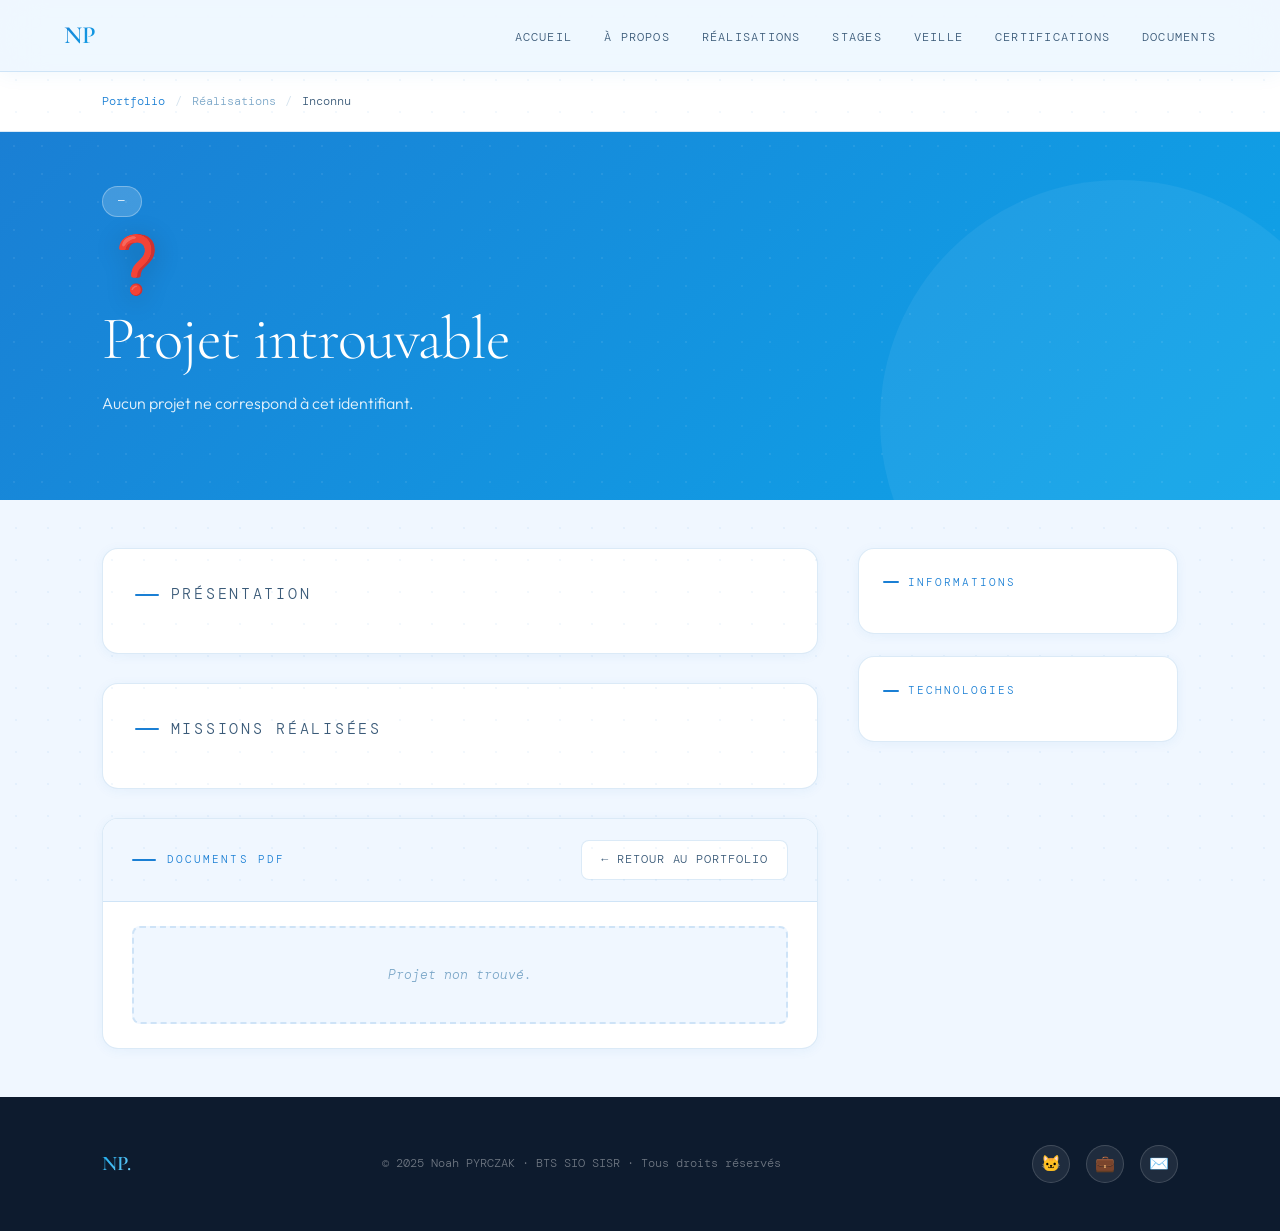
<file: projet.html>
<!DOCTYPE html>
<html lang="fr">
<head>
  <meta charset="UTF-8" />
  <meta name="viewport" content="width=device-width, initial-scale=1.0" />
  <title>Fiche Projet — Noah PYRCZAK</title>
  <meta name="description" content="Détail du projet — Portfolio Noah PYRCZAK" />
  <link rel="stylesheet" href="style.css" />
</head>
<body>

  <!-- NAV -->
  <nav id="navbar">
    <a href="index.html#accueil" class="nav-logo">NP</a>
    <ul class="nav-links" id="navLinks">
      <li><a href="index.html#accueil">Accueil</a></li>
      <li><a href="index.html#apropos">À propos</a></li>
      <li><a href="index.html#realisations">Réalisations</a></li>
      <li><a href="index.html#stages">Stages</a></li>
      <li><a href="index.html#veille">Veille</a></li>
      <li><a href="index.html#certifications">Certifications</a></li>
      <li><a href="index.html#documents">Documents</a></li>
    </ul>
    <button class="nav-burger" id="navBurger" aria-label="Menu">
      <span></span><span></span><span></span>
    </button>
  </nav>

  <!-- PAGE -->
  <div class="projet-page">

    <div class="breadcrumb">
      <a href="index.html">Portfolio</a>
      <span class="breadcrumb-sep">/</span>
      <span id="breadcrumbSection">Réalisations</span>
      <span class="breadcrumb-sep">/</span>
      <span id="breadcrumbTitle">Projet</span>
    </div>

    <div class="projet-hero">
      <div class="projet-hero-inner">
        <span class="projet-hero-badge" id="heroBadge">Web</span>
        <span class="projet-hero-icon" id="heroIcon">🛒</span>
        <h1 id="heroTitle">Nom du projet</h1>
        <p class="projet-hero-desc" id="heroDesc">Description.</p>
        <div class="projet-hero-meta" id="heroMeta"></div>
      </div>
    </div>

    <div class="projet-body">

      <div class="projet-main">

        <div class="projet-section">
          <p class="projet-section-title">Présentation</p>
          <div id="descriptionContent"></div>
        </div>

        <div class="projet-section">
          <p class="projet-section-title">Missions réalisées</p>
          <ul class="projet-missions" id="missionsContent"></ul>
        </div>

        <div class="pdf-zone">
          <div class="pdf-zone-header">
            <span class="pdf-zone-title">Documents PDF</span>
            <a href="index.html" class="btn-back">← Retour au portfolio</a>
          </div>
          <div id="pdfListContainer"></div>
        </div>

      </div>

      <aside class="projet-sidebar">
        <div class="sidebar-card">
          <p class="sidebar-card-title">Informations</p>
          <div class="sidebar-info-list" id="sidebarInfos"></div>
        </div>
        <div class="sidebar-card">
          <p class="sidebar-card-title">Technologies</p>
          <div class="sidebar-tech-list" id="sidebarTech"></div>
        </div>
      </aside>

    </div>
  </div>

  <!-- FOOTER -->
  <footer>
    <span class="footer-logo">NP.</span>
    <span class="footer-copy">&copy; 2025 Noah PYRCZAK &middot; BTS SIO SISR &middot; Tous droits réservés</span>
    <div class="footer-socials">
      <a href="https://github.com" class="footer-social" target="_blank" rel="noopener" title="GitHub">&#x1F431;</a>
      <a href="https://linkedin.com" class="footer-social" target="_blank" rel="noopener" title="LinkedIn">&#x1F4BC;</a>
      <a href="mailto:n.pyrczak15@gmail.com" class="footer-social" title="Email">&#x2709;&#xFE0F;</a>
    </div>
  </footer>

  <!-- =====================================================

  STRUCTURE DES DOSSIERS À CRÉER
  (à la racine, au même niveau que index.html)
  ─────────────────────────────────────────────────────────

  projets/
  ├── ecommerce/
  │   ├── rapport.pdf
  │   ├── cahier-des-charges.pdf
  │   ├── annexes.pdf
  │   └── presentation.pdf
  ├── kanban/
  │   ├── rapport.pdf
  │   ├── cahier-des-charges.pdf
  │   ├── annexes.pdf
  │   └── presentation.pdf
  ├── audit/
  │   ├── rapport.pdf
  │   ├── cahier-des-charges.pdf
  │   ├── annexes.pdf
  │   └── presentation.pdf
  ├── dashboard/
  │   ├── rapport.pdf
  │   ├── cahier-des-charges.pdf
  │   ├── annexes.pdf
  │   └── presentation.pdf
  ├── bde/
  │   ├── rapport.pdf
  │   ├── cahier-des-charges.pdf
  │   ├── annexes.pdf
  │   └── presentation.pdf
  └── api-rh/
      ├── rapport.pdf
      ├── cahier-des-charges.pdf
      ├── annexes.pdf
      └── presentation.pdf

  stages/
  ├── cimpa/
  │   ├── rapport-de-stage.pdf
  │   ├── attestation.pdf
  │   ├── semaine1.pdf  →  semaine6.pdf
  └── inrae/
      ├── rapport-de-stage.pdf
      ├── attestation.pdf
      └── semaine1.pdf  →  semaine8.pdf

  certifications/
  ├── certif-secnumacademie.pdf
  ├── certif-azure.pdf
  ├── certif-cnil.pdf
  └── certif-pix.pdf

  veille/
  └── Veille_CloudGaming_PYRCZAK_Noah.pdf

  documents/
  ├── PYRCZAK_CV.pdf
  └── attestations-stage.pdf

  ─────────────────────────────────────────────────────────
  Pour activer un PDF : retire le  //  devant la ligne.
  ===================================================== -->

  <script>
  const PROJETS = {

    /* ════════════════════════════════════════════════════
       RÉALISATIONS PROFESSIONNELLES
    ════════════════════════════════════════════════════ */
    
    "GPopu": {
      section:  "Réalisations professionnelles",
      badge:    "Réseau & Système",
      icon:     "🖧",
      title:    "AP GPoPu",
      desc:     "Migration d'un contrôleur de domaine Windows Server 2012 vers 2016, déploiement de services réseau (DNS, DHCP, NTP), GPO et connexions sans-fil sécurisées.",
      descLong: [
        "Ce projet a été réalisé dans le cadre du BTS SIO SISR (AP3.1) pour le contexte GSB. Il s'agit de migrer le serveur LABANNU vers Windows Server 2016 et de redimensionner l'infrastructure réseau via une maquette de validation avant déploiement en production.",
        "Le projet inclut la mise en place de GPO optimisées par service (RH, Dev, Rédaction, Commercial), le déploiement de services DNS primaire/secondaire, DHCP centralisé, NTP, ainsi que des connexions sans-fil sécurisées en WPA3 pour les commerciaux, admins RS et développeurs. La migration des utilisateurs et groupes est automatisée via des scripts PowerShell."
      ],
      missions: [
        "Préparation du contrôleur de domaine sous Windows Server 2016 (PDC gsb.local)",
        "Conception et déploiement des GPO par service (RH, Dev, Rédaction, Commercial)",
        "Automatisation de la migration des utilisateurs et groupes via scripts PowerShell (CSV)",
        
      ],
      tech:     ["Windows Server 2016", "Active Directory", "PowerShell", "pfSense", "Debian 12", "DNS/DHCP/NTP", "GPO", "WPA3"],
      annee:    "2025",
      duree:    "20 heures (5 séances)",
      contexte: "Projet BTS SIO SISR - AP3.1 - Équipe de 4 étudiants",
      pdfs: [
         { name: "Fiche de RP",                file: "projets/gpopu/Fiche de RP PYRCZAK Noah.pdf" },
         { name: " Détails GPO",                     file: "projets/gpopu/PYRCZAK Noah GPO.pdf" },
         { name: " Script Utilisateurs PowerShell",    file: "projets/gpopu/PYRCZAK Noah PowerShell.pdf" },
         { name: "Sauvegarde par GPO",                file: "projets/gpopu/PYRCZAK Noah Sauvegarde.pdf" },
         { name: "Tableau GPO",                     file: "projets/gpopu/GPO.png" },
      ]
    },

    "FlexOffice": {
      section:  "Réalisations professionnelles",
      badge:    "Scripting & Système",
      icon:     "💾",
      title:    "AP FlexOffice",
      desc:     "Mise en place d'une solution de portabilité des données utilisateurs en Flex Office : scripts de sauvegarde, restauration, nettoyage et archivage automatisés.",
      descLong: [
        "Ce projet a été réalisé dans le cadre du BTS SIO SISR (AP2.3) pour le contexte GSB. Face à la généralisation du télétravail et des bureaux partagés (Flex Office), l'objectif est d'assurer la portabilité des documents personnels des utilisateurs entre les postes Windows 10.",
        "La solution repose sur des scripts PowerShell (ouverture/fermeture de session, nettoyage des postes) et des scripts Bash sur un serveur Debian (archivage hebdomadaire via Crontab). Un serveur FTP VsFTPd héberge les sauvegardes et archives de chaque utilisateur sur une partition dédiée de 5 Go."
      ],
      missions: [
  "Rédaction de la fiche de réalisation professionnelle (FRP) du projet FlexOffice",
  "Conception et documentation du schéma réseau logique de l'infrastructure",
  "Conception et documentation du schéma réseau physique de l'infrastructure",
  "Développement du script PowerShell de fermeture de session avec planification associée",
  "Rédaction du plan de tests unitaires du script de fermeture de session"
],
      tech:     ["PowerShell", "Bash", "Debian 11", "VsFTPd", "Windows 10", "Crontab", "FTP"],
      annee:    "2025",
      duree:    "12 heures (3 séances)",
      contexte: "Projet BTS SIO SISR – AP2.3 – Équipe de 3 à 4 étudiants",
      pdfs: [
         { name: "Fiche RP",         file: "projets/flexoffice/FRP FlexOffice.pdf" },
         { name: "Planification Script Fermeture",  file: "projets/flexoffice/Planification script de fermeture.pdf" },
         { name: "TEST Fermeture de Session",       file: "projets/flexoffice/TEST Fermeture de Session.pdf" },
         { name: "Script Fermeturee de Session",              file: "projets/flexoffice/Script de fermeture de session.ps1" },
         { name: "Schéma réseau physique",              file: "projets/flexoffice/Schéma réseau physique.pdf" },
         { name: "Schéma réseau logique",              file: "projets/flexoffice/Schéma réseau logique.pdf" },
         { name: "Trello",              file: "projets/flexoffice/Trello.png" },
      ]
    },

    

    "supervision-services": {
  section:  "Réalisations professionnelles",
  badge:    "Stage",
  icon:     "⚙️",
  title:    "Script de Supervision de Services Windows",
  desc:     "Développement d'un script PowerShell de surveillance automatique des services critiques Windows. Détection des arrêts, relance automatique et génération d'un rapport horodaté.",
  descLong: [
    "Script PowerShell développé en autonomie lors de la semaine 3 de stage chez CIMPA – Sopra Steria.",
    "Le script surveille 14 services critiques (IIS, SQL Server, DNS, RDP, etc.), détecte ceux qui sont arrêtés, tente de les relancer automatiquement et génère un rapport horodaté sur le Bureau."
  ],
  missions: [
    "Identification et recensement des services critiques Windows à surveiller",
    "Développement du script de vérification et relance automatique avec PowerShell",
    "Gestion des erreurs avec blocs try/catch et journalisation des incidents",
    "Génération d'un fichier de rapport horodaté (UTF-8) sur le Bureau",
    "Tests et validation du script sur machine virtuelle Windows"
  ],
  tech:     ["PowerShell", "Windows Server", "Machine Virtuelle"],
  annee:    "2025",
  duree:    "1 semaine",
  contexte: "Stage – CIMPA (Sopra Steria)",
  pdfs: [
     { name: "Fiche RP", file: "projets/supervision-services/Fiche RP Stage Powershell.pdf" },
     { name: "Explication Script",          file: "projets/supervision-services/Script_PowerShell_Explication.pdf" },
     { name: "Script PowerShell PDF",           file: "projets/supervision-services/Script PDF.pdf" },
     { name: "Script PowerShell Commenté",           file: "projets/supervision-services/Script supervision services.ps1" },
  ]
},

    "collecte-logs": {
  section:  "Réalisations professionnelles",
  badge:    "Stage",
  icon:     "📂",
  title:    "Collecte automatique de fichiers LOG",
  desc:     "Script PowerShell de centralisation des fichiers .LOG issus de l'application TeamCenter sur plusieurs serveurs distants, avec archivage ZIP horodaté.",
  descLong: [
    "Script PowerShell développé lors de la semaine 1 de stage chez CIMPA – Sopra Steria.",
    "Le script parcourt automatiquement trois serveurs distants (TC Server, Apache, Tomcat), copie tous les fichiers .LOG dans un dossier centralisé sur le Bureau, puis génère une archive ZIP horodatée pour archivage."
  ],
  missions: [
    "Identification des serveurs et chemins de logs (TC Server, Apache, Tomcat)",
    "Développement du script de copie automatique de fichiers .LOG locaux",
    "Adaptation du script pour la récupération multi-serveur via chemins UNC",
    "Recherche sur l'accès distant PowerShell (WinRM, Enter-PSSession, Invoke-Command)",
    "Génération d'une archive ZIP horodatée pour archivage des logs collectés",
    "Rédaction d'un mini-guide utilisateur et captures d'écran d'exécution"
  ],
  tech:     ["PowerShell", "WinRM", "TeamCenter", "Windows Server"],
  annee:    "2025",
  duree:    "3 jours (semaine écourtée – pont Ascension)",
  contexte: "Stage – CIMPA (Sopra Steria)",
  pdfs: [
     { name: "Fiche RP",   file: "projets/collecte-logs/Fiche RP Stage PowerShell 2.pdf" },
     { name: "Explication Script  ", file: "projets/collecte-logs/Script_Collecte_Logs_Explication.pdf" },
     { name: "Script PowerShell commenté", file: "projets/collecte-logs/Code collecte Logs.ps1" },
    // { name: "Mini-guide utilisateur",      file: "projets/collecte-logs/guide.pdf" },
  ]
},

    "NanoPi": {
      section:  "Réalisations professionnelles",
      badge:    "ArmBian",
      icon:     "📱",
      title:    "NanoPi",
      desc:     "Isolation d'un poste sous Windows XP pour prévenir des possibles cyber-attaques",
      descLong: [
        "Dans le cadre de la politique de sécurité de la DSI de l'INRAE, tous les postes du domaine doivent être maintenus à jour afin de limiter les risques de vulnérabilités.",
        "Le laboratoire de toxicologie utilise toutefois un équipement reposant sur un logiciel spécifique, incompatible avec les systèmes récents et trop coûteux à mettre à jour. Le poste concerné doit donc rester sous Windows XP SP3.",
        "Pour des raisons de sécurité, la DSI impose alors son retrait du domaine et du réseau, ce qui complique l'accès à distance et le transfert des données vers un partage réseau.",
        "Cette situation met en évidence la nécessité de concilier sécurité informatique et contraintes techniques."
      ],
      missions: [
        "Isolement du poste XP : Le PC sous Windows XP ne doit pas pouvoir initier de connexions vers l'extérieur (Internet).",
        "Accès distant sécurisé : Permettre à un administrateur depuis le LAN d'accéder au bureau du PC isolé via le protocole RDP (Remote Desktop Protocol).",
        "Partage de fichiers : Autoriser le PC isolé à accéder à un partage réseau (NAS) situé sur le LAN (147.100.6.7) pour l'échange de données, sans compromettre son isolement.",
        "Maintenabilité : Proposer une solution robuste, documentée et contrôlable, via l'interface Webmin, tout en maîtrisant la configuration de bas niveau avec nftables.",
        
      ],
      tech:     ["Cybersécurité", "Réseau", "NFtables"],
      annee:    "2026",
      duree:    "1 semaines",
      contexte: "Projet Stage INRAE",
      pdfs: [
         { name: "Fiche RP NanoPi",       file: "projets/NanoPi/E5 Fiche de RP NanoPi.pdf" },
         { name: "Contexte et Installation",      file: "projets/NanoPi/Projet-NanoPi.pdf" },
         { name: "Doc Technique",      file: "projets/NanoPi/Documentation Technique du Projet NanoPi.pdf" },
         { name: "Schéma NanoPi",      file: "projets/NanoPi/Schéma_NanoPi.pdf" },
        
      ]
    },

    "PortFolio": {
  section:  "Réalisations professionnelles",
  badge:    "Web",
  icon:     "🌐",
  title:    "AP Portfolio",
  desc:     "Conception et mise en ligne d’un portfolio personnel dans le cadre du BTS SIO, permettant de présenter son profil, ses compétences et ses réalisations.",
  
  descLong: [
    "Développement d’un portfolio web personnel accessible en ligne, servant de vitrine pour présenter l’ensemble des travaux réalisés durant le BTS SIO.",
    "Le site comprend plusieurs rubriques : présentation personnelle, CV, réalisations professionnelles, stages et compétences. L’objectif est de valoriser le profil de l’étudiant pour la recherche de stage et d’emploi."
  ],

  missions: [
    "Conception et structuration du site web (pages, menu, navigation)",
    "Création d’une interface claire et responsive en HTML/CSS",
    "Intégration des contenus : CV, présentation, réalisations",
    "Mise en ligne du portfolio sur un hébergement web",
    "Respect des bonnes pratiques (ergonomie, lisibilité, organisation)"
  ],

  tech:     ["HTML", "CSS", "JavaScript"],
  annee:    "2025",
  duree:    "2 semaines",
  contexte: "Projet BTS SIO (AP1.3)",

  pdfs: [
    { name: "Fiche RP", file: "projets/portfolio/E5 Fiche de RP.pdf" },
     { name: "Doc Portfolio", file: "projets/portfolio/Création du Portfolio.pdf" },
     { name: "Sujet", file: "projets/portfolio/AP1.3Portfolio.pdf" },
     { name: "Veille Informatique", file: "projets/portfolio/Veille_CloudGaming_PYRCZAK_Noah.pdf" },
  ]
},

    /* ════════════════════════════════════════════════════
       STAGES
    ════════════════════════════════════════════════════ */

    "stage-cimpa": {
      section:  "Stages",
      badge:    "Stage 1ère année",
      icon:     "🏢",
      title:    "Développeur Web Stagiaire — CIMPA / Sopra Steria",
      desc:     "Stage de fin de première année au sein de la DSI d'une entreprise spécialisée dans l'ingénierie. Participation active au développement d'un nouvel intranet.",
      descLong: [
        "Stage réalisé chez CIMPA, filiale de Sopra Steria spécialisée dans les services d'ingénierie industrielle. Intégré à l'équipe DSI de Saint-Aubin de Médoc pendant 6 semaines.",
        "J'ai participé activement au développement d'un nouvel intranet d'entreprise, en travaillant sur des modules PHP de gestion des stocks et en créant des interfaces utilisateurs complètes."
      ],
      missions: [
        "Développement de modules PHP pour la gestion des stocks",
        "Création d'interfaces utilisateurs en HTML / CSS / JavaScript",
        "Développement de scripts d'automatisation en PowerShell",
        "Participation aux réunions Agile / Scrum hebdomadaires",
        "Rédaction de la documentation technique des modules livrés"
      ],
      tech:     ["PHP", "MySQL", "HTML / CSS", "JavaScript", "PowerShell"],
      annee:    "2025",
      duree:    "6 semaines",
      contexte: "Saint-Aubin de Médoc, France",
      pdfs: [
        // ── Documents globaux ──────────────────────────
        // { name: "Rapport de stage complet", file: "stages/cimpa/rapport-de-stage.pdf" },
        // { name: "Attestation de stage",     file: "stages/cimpa/attestation.pdf" },
        // ── Rapports hebdomadaires ─────────────────────
         { name: "Rapport — Semaine 1",      file: "stages/cimpa/Stage_Semaine1_PYRCZAK_Noah.pdf" },
         { name: "Rapport — Semaine 2",      file: "stages/cimpa/Stage_Semaine2_PYRCZAK_Noah.pdf" },
         { name: "Rapport — Semaine 3",      file: "stages/cimpa/Stage_Semaine3_PYRCZAK_Noah.pdf" },
         { name: "Rapport — Semaine 4",      file: "stages/cimpa/Stage_Semaine4_PYRCZAK_Noah.pdf" },
         { name: "Rapport — Semaine 5",      file: "stages/cimpa/Stage_Semaine5_PYRCZAK_Noah.pdf" },
         { name: "CIMPA — Sopra-Stéria",      file: "stages/cimpa/Contexte_CIMPA_SaintAubin_Medoc.pdf" },
      ]
    },

    "stage-inrae": {
      section:  "Stages",
      badge:    "Stage 2ème année",
      icon:     "🐝",
      title:    "Informaticien de Proximité — INRAE",
      desc:     "Stage de deuxième année au sein d'un organisme de recherche spécialisé dans l'étude des abeilles. Configuration NAS, isolement réseau, support utilisateurs.",
      descLong: [
        "Stage réalisé à l'INRAE d'Avignon, organisme national de recherche agronomique spécialisé dans l'étude des pollinisateurs. Intégré au service informatique de proximité pendant 8 semaines.",
        "Les missions couvraient l'administration système (NAS Synology, déploiement de postes), la mise en réseau (isolement via NanoPi R5S) et l'assistance quotidienne aux chercheurs."
      ],
      missions: [
        "Configuration et administration de NAS (Network Attached Storage)",
        "Mise en place d'une solution d'isolement réseau à l'aide d'un NanoPi R5S",
        "Assistance technique et support aux utilisateurs",
        "Configuration intégrale de postes (installation Windows 11, logiciels métier)",
        "Rédaction de rapports hebdomadaires et de documentation interne"
      ],
      tech:     ["IP / Réseau", "NAS Synology", "NanoPi", "Windows 11", "Support N1"],
      annee:    "2026",
      duree:    "8 semaines",
      contexte: "Avignon, France",
      pdfs: [
        // ── Documents globaux ──────────────────────────
        // { name: "Rapport de stage complet", file: "stages/inrae/rapport-de-stage.pdf" },
        // { name: "Attestation de stage",     file: "stages/inrae/attestation.pdf" },
        // ── Rapports hebdomadaires ─────────────────────
        { name: "Rapport — Semaine 1",        file: "stages/inrae/Rapport_stage_Semaine_1_Noah.pdf" },
         { name: "Rapport — Semaine 2",      file: "stages/inrae/Rapport_stage_Semaine_2_Noah.pdf" },
         { name: "Rapport — Semaine 3",      file: "stages/inrae/Rapport_stage_Semaine_3_Noah.pdf" },
         { name: "Rapport — Semaine 4",      file: "stages/inrae/Rapport_stage_Semaine_4_Noah.pdf" },
         { name: "Rapport — Semaine 5",      file: "stages/inrae/Rapport_stage_Semaine_5_Noah.pdf" },
         { name: "Rapport — Semaine 6",      file: "stages/inrae/Rapport_stage_Semaine_6_Noah.pdf" },
         { name: "Rapport — Semaine 7",      file: "stages/inrae/Rapport_stage_Semaine_7_Noah.pdf" },
         { name: "Rapport — Semaine 8",      file: "stages/inrae/Rapport_stage_Semaine_8_Noah.pdf" },
         { name: "INRAE — Contexte",      file: "stages/inrae/Fiche contexte INRAE-Stage.pdf" },
         { name: "INRAE — Fiche RP — NanoPi",      file: "stages/inrae/E5 Fiche de RP NanoPi.pdf" },
      ]
    }

  };
  </script>

  <script>
  document.getElementById('navBurger').addEventListener('click', () =>
    document.getElementById('navLinks').classList.toggle('open'));
  document.querySelectorAll('.nav-links a').forEach(a =>
    a.addEventListener('click', () =>
      document.getElementById('navLinks').classList.remove('open')));

  function getParam(name) {
    return new URLSearchParams(window.location.search).get(name);
  }

  function renderPdfList(pdfs) {
    const container = document.getElementById('pdfListContainer');
    if (!pdfs || pdfs.length === 0) {
      container.innerHTML = `
        <div class="pdf-empty">
          Aucun document PDF renseigné pour ce projet.<br>
          Retire le <code>//</code> devant les lignes souhaitées dans le tableau <code>PROJETS</code>.
        </div>`;
      return;
    }
    container.innerHTML =
      '<div class="pdf-list">' +
      pdfs.map(pdf => `
        <a href="${pdf.file}" target="_blank" rel="noopener" class="pdf-item">
          <span class="pdf-item-icon">📄</span>
          <div class="pdf-item-info">
            <div class="pdf-item-name">${pdf.name}</div>
            <div class="pdf-item-sub">Ouvre dans un nouvel onglet</div>
          </div>
          <span class="pdf-item-arrow">↗</span>
        </a>`).join('') +
      '</div>';
  }

  function init() {
    const id   = getParam('id');
    const data = id && PROJETS[id];

    if (!data) {
      document.getElementById('heroTitle').textContent       = 'Projet introuvable';
      document.getElementById('heroDesc').textContent        = 'Aucun projet ne correspond à cet identifiant.';
      document.getElementById('heroBadge').textContent       = '—';
      document.getElementById('heroIcon').textContent        = '❓';
      document.getElementById('breadcrumbTitle').textContent = 'Inconnu';
      document.getElementById('pdfListContainer').innerHTML  = '<div class="pdf-empty">Projet non trouvé.</div>';
      return;
    }

    document.title = data.title + ' — Noah PYRCZAK';
    document.getElementById('breadcrumbSection').textContent = data.section;
    document.getElementById('breadcrumbTitle').textContent   = data.title;
    document.getElementById('heroBadge').textContent         = data.badge;
    document.getElementById('heroIcon').textContent          = data.icon;
    document.getElementById('heroTitle').textContent         = data.title;
    document.getElementById('heroDesc').textContent          = data.desc;
    document.getElementById('heroMeta').innerHTML            =
      data.tech.map(t => `<span class="projet-hero-tag">${t}</span>`).join('') +
      `<span class="projet-hero-date">${data.annee}</span>`;

    document.getElementById('descriptionContent').innerHTML =
      (data.descLong || [data.desc]).map(p => `<p>${p}</p>`).join('');

    document.getElementById('missionsContent').innerHTML =
      (data.missions || []).map(m => `<li>${m}</li>`).join('');

    document.getElementById('sidebarInfos').innerHTML = `
      <div class="sidebar-info-item">
        <span class="sidebar-info-label">Année</span>
        <span class="sidebar-info-value">${data.annee}</span>
      </div>
      <div class="sidebar-info-item">
        <span class="sidebar-info-label">Durée</span>
        <span class="sidebar-info-value">${data.duree}</span>
      </div>
      <div class="sidebar-info-item">
        <span class="sidebar-info-label">Contexte</span>
        <span class="sidebar-info-value">${data.contexte}</span>
      </div>`;

    document.getElementById('sidebarTech').innerHTML =
      data.tech.map(t => `<span class="sidebar-tech">${t}</span>`).join('');

    renderPdfList(data.pdfs);
  }

  init();
  </script>

</body>
</html>
</file>
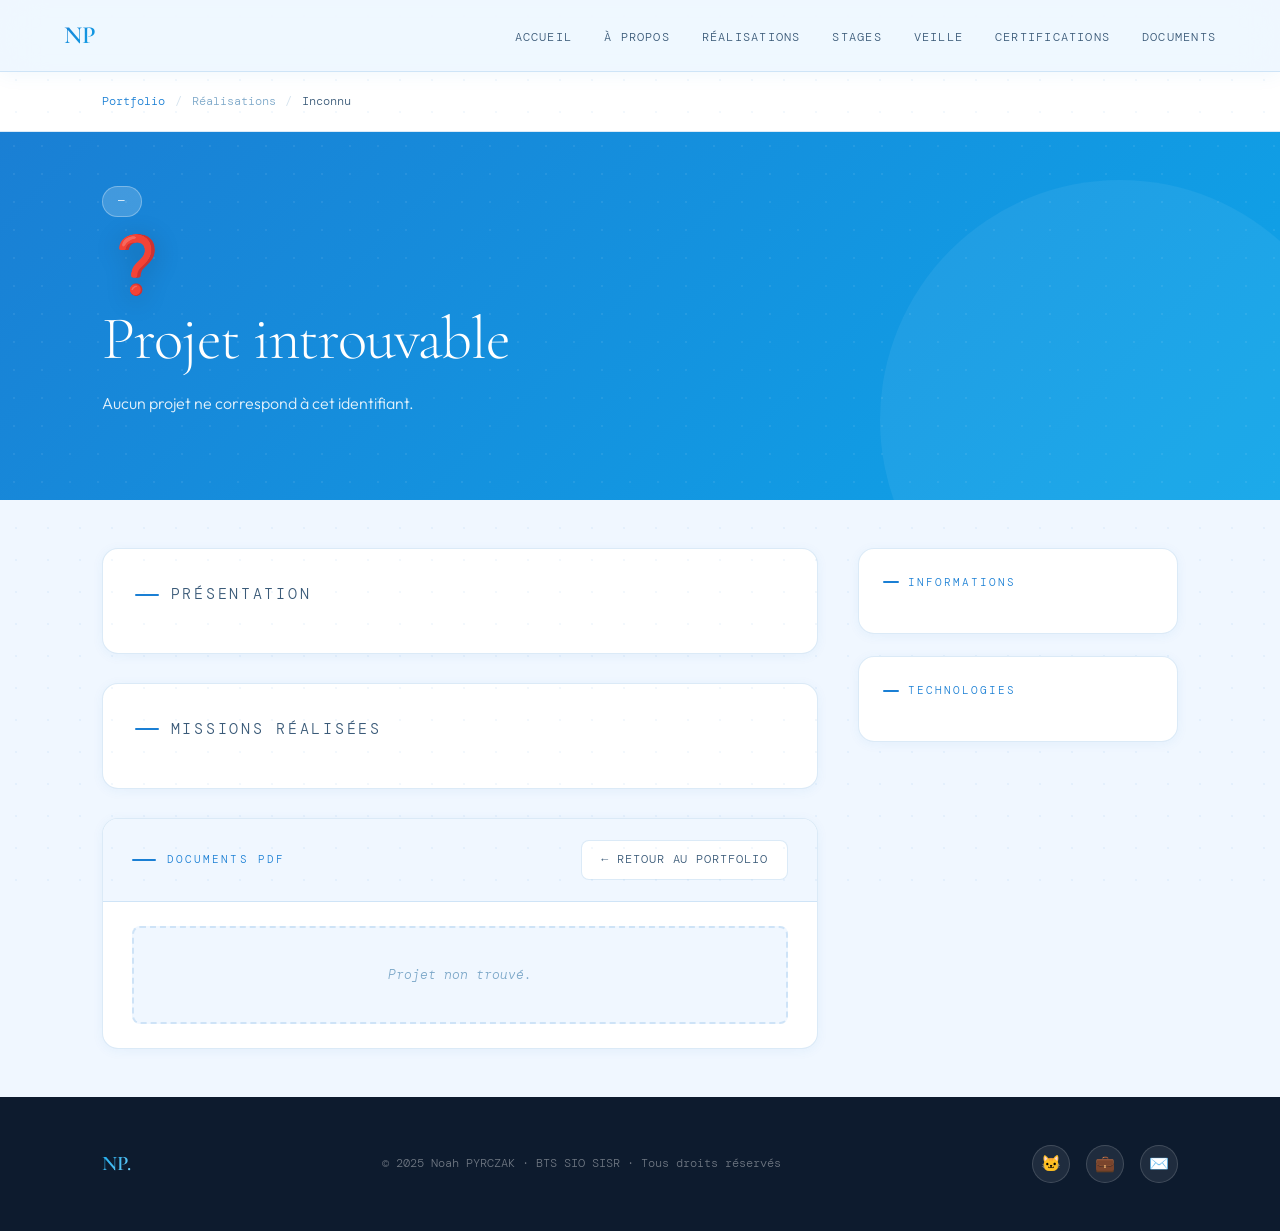
<file: Portfolio V2/projet.html>
<!DOCTYPE html>
<html lang="fr">
<head>
  <meta charset="UTF-8" />
  <meta name="viewport" content="width=device-width, initial-scale=1.0" />
  <title>Fiche Projet — Noah PYRCZAK</title>
  <meta name="description" content="Détail du projet — Portfolio Noah PYRCZAK" />
  <link rel="stylesheet" href="style.css" />
</head>
<body>

  <!-- NAV -->
  <nav id="navbar">
    <a href="index.html#accueil" class="nav-logo">NP</a>
    <ul class="nav-links" id="navLinks">
      <li><a href="index.html#accueil">Accueil</a></li>
      <li><a href="index.html#apropos">À propos</a></li>
      <li><a href="index.html#realisations">Réalisations</a></li>
      <li><a href="index.html#stages">Stages</a></li>
      <li><a href="index.html#veille">Veille</a></li>
      <li><a href="index.html#certifications">Certifications</a></li>
      <li><a href="index.html#documents">Documents</a></li>
    </ul>
    <button class="nav-burger" id="navBurger" aria-label="Menu">
      <span></span><span></span><span></span>
    </button>
  </nav>

  <!-- PAGE -->
  <div class="projet-page">

    <div class="breadcrumb">
      <a href="index.html">Portfolio</a>
      <span class="breadcrumb-sep">/</span>
      <span id="breadcrumbSection">Réalisations</span>
      <span class="breadcrumb-sep">/</span>
      <span id="breadcrumbTitle">Projet</span>
    </div>

    <div class="projet-hero">
      <div class="projet-hero-inner">
        <span class="projet-hero-badge" id="heroBadge">Web</span>
        <span class="projet-hero-icon" id="heroIcon">🛒</span>
        <h1 id="heroTitle">Nom du projet</h1>
        <p class="projet-hero-desc" id="heroDesc">Description.</p>
        <div class="projet-hero-meta" id="heroMeta"></div>
      </div>
    </div>

    <div class="projet-body">

      <div class="projet-main">

        <div class="projet-section">
          <p class="projet-section-title">Présentation</p>
          <div id="descriptionContent"></div>
        </div>

        <div class="projet-section">
          <p class="projet-section-title">Missions réalisées</p>
          <ul class="projet-missions" id="missionsContent"></ul>
        </div>

        <div class="pdf-zone">
          <div class="pdf-zone-header">
            <span class="pdf-zone-title">Documents PDF</span>
            <a href="index.html" class="btn-back">← Retour au portfolio</a>
          </div>
          <div id="pdfListContainer"></div>
        </div>

      </div>

      <aside class="projet-sidebar">
        <div class="sidebar-card">
          <p class="sidebar-card-title">Informations</p>
          <div class="sidebar-info-list" id="sidebarInfos"></div>
        </div>
        <div class="sidebar-card">
          <p class="sidebar-card-title">Technologies</p>
          <div class="sidebar-tech-list" id="sidebarTech"></div>
        </div>
      </aside>

    </div>
  </div>

  <!-- FOOTER -->
  <footer>
    <span class="footer-logo">NP.</span>
    <span class="footer-copy">&copy; 2025 Noah PYRCZAK &middot; BTS SIO SISR &middot; Tous droits réservés</span>
    <div class="footer-socials">
      <a href="https://github.com" class="footer-social" target="_blank" rel="noopener" title="GitHub">&#x1F431;</a>
      <a href="https://linkedin.com" class="footer-social" target="_blank" rel="noopener" title="LinkedIn">&#x1F4BC;</a>
      <a href="mailto:ton.email@exemple.com" class="footer-social" title="Email">&#x2709;&#xFE0F;</a>
    </div>
  </footer>

  <!-- =====================================================

  STRUCTURE DES DOSSIERS À CRÉER
  (à la racine, au même niveau que index.html)
  ─────────────────────────────────────────────────────────

  projets/
  ├── ecommerce/
  │   ├── rapport.pdf
  │   ├── cahier-des-charges.pdf
  │   ├── annexes.pdf
  │   └── presentation.pdf
  ├── kanban/
  │   ├── rapport.pdf
  │   ├── cahier-des-charges.pdf
  │   ├── annexes.pdf
  │   └── presentation.pdf
  ├── audit/
  │   ├── rapport.pdf
  │   ├── cahier-des-charges.pdf
  │   ├── annexes.pdf
  │   └── presentation.pdf
  ├── dashboard/
  │   ├── rapport.pdf
  │   ├── cahier-des-charges.pdf
  │   ├── annexes.pdf
  │   └── presentation.pdf
  ├── bde/
  │   ├── rapport.pdf
  │   ├── cahier-des-charges.pdf
  │   ├── annexes.pdf
  │   └── presentation.pdf
  └── api-rh/
      ├── rapport.pdf
      ├── cahier-des-charges.pdf
      ├── annexes.pdf
      └── presentation.pdf

  stages/
  ├── cimpa/
  │   ├── rapport-de-stage.pdf
  │   ├── attestation.pdf
  │   ├── semaine1.pdf  →  semaine6.pdf
  └── inrae/
      ├── rapport-de-stage.pdf
      ├── attestation.pdf
      └── semaine1.pdf  →  semaine8.pdf

  certifications/
  ├── certif-secnumacademie.pdf
  ├── certif-azure.pdf
  ├── certif-cnil.pdf
  └── certif-pix.pdf

  veille/
  └── Veille_CloudGaming_PYRCZAK_Noah.pdf

  documents/
  ├── PYRCZAK_CV.pdf
  └── attestations-stage.pdf

  ─────────────────────────────────────────────────────────
  Pour activer un PDF : retire le  //  devant la ligne.
  ===================================================== -->

  <script>
  const PROJETS = {

    /* ════════════════════════════════════════════════════
       RÉALISATIONS PROFESSIONNELLES
    ════════════════════════════════════════════════════ */
    /*
    "ecommerce": {
      section:  "Réalisations professionnelles",
      badge:    "Web",
      icon:     "🛒",
      title:    "Site E-commerce",
      desc:     "Développement complet d'une boutique en ligne avec gestion des produits, panier, commandes et espace administrateur. Interface responsive et sécurisée.",
      descLong: [
        "Ce projet a été réalisé dans le cadre du BTS SIO. Il s'agit d'un site e-commerce complet permettant la gestion d'un catalogue produits, d'un panier d'achat et d'un système de commande.",
        "Un espace administrateur sécurisé permet la gestion des stocks, des commandes et des utilisateurs. L'interface est entièrement responsive et compatible mobile."
      ],
      missions: [
        "Conception de la base de données MySQL (produits, commandes, utilisateurs)",
        "Développement du back-end en PHP (architecture MVC maison)",
        "Création de l'interface utilisateur HTML / CSS / JavaScript",
        "Mise en place d'un système d'authentification sécurisé",
        "Intégration d'un espace administrateur complet"
      ],
      tech:     ["PHP", "MySQL", "JavaScript", "CSS", "HTML"],
      annee:    "2024",
      duree:    "8 semaines",
      contexte: "Projet BTS SIO",
      pdfs: [
        // { name: "Rapport de projet",       file: "projets/ecommerce/rapport.pdf" },
        // { name: "Cahier des charges",      file: "projets/ecommerce/cahier-des-charges.pdf" },
        // { name: "Annexes / captures",      file: "projets/ecommerce/annexes.pdf" },
        // { name: "Support de présentation", file: "projets/ecommerce/presentation.pdf" },
      ]
    },

    "kanban": {
      section:  "Réalisations professionnelles",
      badge:    "Application",
      icon:     "📋",
      title:    "Gestion de Tâches Kanban",
      desc:     "Application web de gestion de projet avec tableau Kanban, assignation des tâches, suivi du temps et notifications en temps réel via WebSocket.",
      descLong: [
        "Application web de gestion de projet inspirée de Trello. Les utilisateurs peuvent créer des tableaux, des colonnes et des cartes, et les déplacer par drag & drop.",
        "Les notifications en temps réel sont gérées via Socket.io, permettant une collaboration multi-utilisateurs instantanée."
      ],
      missions: [
        "Développement de l'interface React avec drag & drop natif",
        "Mise en place du serveur Node.js et de l'API REST",
        "Intégration de Socket.io pour les mises à jour en temps réel",
        "Conception du schéma de base de données PostgreSQL",
        "Gestion des rôles et permissions utilisateurs"
      ],
      tech:     ["React", "Node.js", "PostgreSQL", "Socket.io"],
      annee:    "2024",
      duree:    "6 semaines",
      contexte: "Projet BTS SIO",
      pdfs: [
        // { name: "Rapport de projet",       file: "projets/kanban/rapport.pdf" },
        // { name: "Cahier des charges",      file: "projets/kanban/cahier-des-charges.pdf" },
        // { name: "Annexes / captures",      file: "projets/kanban/annexes.pdf" },
        // { name: "Support de présentation", file: "projets/kanban/presentation.pdf" },
      ]
    },

    "audit": {
      section:  "Réalisations professionnelles",
      badge:    "Sécurité",
      icon:     "🔐",
      title:    "Audit de Sécurité Réseau",
      desc:     "Analyse des vulnérabilités d'une infrastructure réseau d'entreprise. Rapport complet avec recommandations, tests de pénétration et solutions correctives.",
      descLong: [
        "Audit de sécurité réalisé sur une infrastructure réseau fictive d'entreprise dans le cadre d'un exercice BTS SIO SISR.",
        "L'audit couvre la cartographie du réseau, l'identification des services exposés, les tests d'intrusion et la rédaction d'un rapport de recommandations OWASP."
      ],
      missions: [
        "Cartographie complète du réseau avec Nmap",
        "Analyse du trafic réseau avec Wireshark",
        "Tests de pénétration sur environnement Kali Linux isolé",
        "Rédaction du rapport d'audit avec recommandations OWASP",
        "Présentation des résultats et des correctifs proposés"
      ],
      tech:     ["Nmap", "Wireshark", "Kali Linux", "OWASP"],
      annee:    "2023",
      duree:    "4 semaines",
      contexte: "Projet BTS SIO SISR",
      pdfs: [
        // { name: "Rapport d'audit complet", file: "projets/audit/rapport.pdf" },
        // { name: "Cahier des charges",      file: "projets/audit/cahier-des-charges.pdf" },
        // { name: "Annexes / captures",      file: "projets/audit/annexes.pdf" },
        // { name: "Support de présentation", file: "projets/audit/presentation.pdf" },
      ]
    },

    "dashboard": {
      section:  "Réalisations professionnelles",
      badge:    "Dashboard",
      icon:     "📊",
      title:    "Dashboard Analytics PME",
      desc:     "Tableau de bord de visualisation de données pour une PME : graphiques interactifs, KPI en temps réel, exports et système d'alertes configurables.",
      descLong: [
        "Tableau de bord développé pour permettre à une PME de visualiser ses indicateurs clés de performance (KPI) en temps réel.",
        "L'application Django expose une API REST consommée par des graphiques Chart.js. Un système d'alertes par e-mail est configurable depuis l'interface d'administration."
      ],
      missions: [
        "Conception et développement de l'application Django",
        "Intégration des graphiques interactifs avec Chart.js",
        "Développement du système d'alertes configurable par seuils",
        "Mise en place des exports CSV et PDF",
        "Optimisation des requêtes SQLite pour les gros volumes"
      ],
      tech:     ["Python", "Django", "Chart.js", "SQLite"],
      annee:    "2023",
      duree:    "5 semaines",
      contexte: "Projet BTS SIO",
      pdfs: [
        // { name: "Rapport de projet",       file: "projets/dashboard/rapport.pdf" },
        // { name: "Cahier des charges",      file: "projets/dashboard/cahier-des-charges.pdf" },
        // { name: "Annexes / captures",      file: "projets/dashboard/annexes.pdf" },
        // { name: "Support de présentation", file: "projets/dashboard/presentation.pdf" },
      ]
    },

    "bde": {
      section:  "Réalisations professionnelles",
      badge:    "Mobile",
      icon:     "📱",
      title:    "Application Mobile BDE",
      desc:     "Application mobile pour le Bureau Des Étudiants : gestion des événements, billetterie en ligne, fil d'actualités et notifications push.",
      descLong: [
        "Application mobile cross-platform développée avec React Native et Expo pour le Bureau Des Étudiants du lycée Gustave Eiffel.",
        "Les étudiants peuvent s'inscrire aux événements, recevoir des notifications push et consulter le fil d'actualités du BDE en temps réel."
      ],
      missions: [
        "Développement de l'application React Native avec Expo",
        "Intégration de Firebase Authentication et Firestore",
        "Mise en place des notifications push via Firebase Cloud Messaging",
        "Développement du module de billetterie en ligne",
        "Tests sur iOS et Android, correction des bugs cross-platform"
      ],
      tech:     ["React Native", "Firebase", "Expo"],
      annee:    "2024",
      duree:    "7 semaines",
      contexte: "Projet BTS SIO",
      pdfs: [
        // { name: "Rapport de projet",       file: "projets/bde/rapport.pdf" },
        // { name: "Cahier des charges",      file: "projets/bde/cahier-des-charges.pdf" },
        // { name: "Annexes / captures",      file: "projets/bde/annexes.pdf" },
        // { name: "Support de présentation", file: "projets/bde/presentation.pdf" },
      ]
    },

    "api-rh": {
      section:  "Réalisations professionnelles",
      badge:    "API",
      icon:     "🌐",
      title:    "API REST — Gestion RH",
      desc:     "Conception d'une API RESTful pour un module de gestion des ressources humaines : congés, fiches de paie, organigramme. Documentation Swagger complète.",
      descLong: [
        "API RESTful développée avec Laravel pour gérer les ressources humaines d'une entreprise fictive : gestion des employés, des congés, des fiches de paie et de l'organigramme.",
        "L'authentification est assurée par JWT. La documentation Swagger est générée automatiquement depuis les annotations du code et accessible via une interface dédiée."
      ],
      missions: [
        "Conception de l'architecture de l'API REST avec Laravel",
        "Mise en place de l'authentification sécurisée par JWT",
        "Développement des endpoints (employés, congés, fiches de paie)",
        "Rédaction de la documentation technique Swagger / OpenAPI",
        "Tests unitaires et tests d'intégration"
      ],
      tech:     ["Laravel", "MySQL", "JWT", "Swagger"],
      annee:    "2024",
      duree:    "5 semaines",
      contexte: "Projet BTS SIO",
      pdfs: [
        // { name: "Rapport de projet",       file: "projets/api-rh/rapport.pdf" },
        // { name: "Cahier des charges",      file: "projets/api-rh/cahier-des-charges.pdf" },
        // { name: "Annexes / captures",      file: "projets/api-rh/annexes.pdf" },
        // { name: "Documentation Swagger",   file: "projets/api-rh/presentation.pdf" },
      ]
    }, 

    /* ════════════════════════════════════════════════════
       STAGES
    ════════════════════════════════════════════════════ */

    "stage-cimpa": {
      section:  "Stages",
      badge:    "Stage 1ère année",
      icon:     "🏢",
      title:    "Développeur Web Stagiaire — CIMPA / Sopra Steria",
      desc:     "Stage de fin de première année au sein de la DSI d'une entreprise spécialisée dans l'ingénierie. Participation active au développement d'un nouvel intranet.",
      descLong: [
        "Stage réalisé chez CIMPA, filiale de Sopra Steria spécialisée dans les services d'ingénierie industrielle. Intégré à l'équipe DSI de Saint-Aubin de Médoc pendant 6 semaines.",
        "J'ai participé activement au développement d'un nouvel intranet d'entreprise, en travaillant sur des modules PHP de gestion des stocks et en créant des interfaces utilisateurs complètes."
      ],
      missions: [
        "Développement de modules PHP pour la gestion des stocks",
        "Création d'interfaces utilisateurs en HTML / CSS / JavaScript",
        "Développement de scripts d'automatisation en PowerShell",
        "Participation aux réunions Agile / Scrum hebdomadaires",
        "Rédaction de la documentation technique des modules livrés"
      ],
      tech:     ["PHP", "MySQL", "HTML / CSS", "JavaScript", "PowerShell"],
      annee:    "2025",
      duree:    "6 semaines",
      contexte: "Saint-Aubin de Médoc, France",
      pdfs: [
        // ── Documents globaux ──────────────────────────
        // { name: "Rapport de stage complet", file: "stages/cimpa/rapport-de-stage.pdf" },
        // { name: "Attestation de stage",     file: "stages/cimpa/attestation.pdf" },
        // ── Rapports hebdomadaires ─────────────────────
         { name: "Rapport — Semaine 1",      file: "stages/cimpa/Stage_Semaine1_PYRCZAK_Noah.pdf" },
         { name: "Rapport — Semaine 2",      file: "stages/cimpa/Stage_Semaine2_PYRCZAK_Noah.pdf" },
         { name: "Rapport — Semaine 3",      file: "stages/cimpa/Stage_Semaine3_PYRCZAK_Noah.pdf" },
         { name: "Rapport — Semaine 4",      file: "stages/cimpa/Stage_Semaine4_PYRCZAK_Noah.pdf" },
         { name: "Rapport — Semaine 5",      file: "stages/cimpa/Stage_Semaine5_PYRCZAK_Noah.pdf" },
         { name: "CIMPA — Sopra-Stéria",      file: "stages/cimpa/Contexte_CIMPA_SaintAubin_Medoc.pdf" },
      ]
    },

    "stage-inrae": {
      section:  "Stages",
      badge:    "Stage 2ème année",
      icon:     "🔬",
      title:    "Informaticien de Proximité — INRAE",
      desc:     "Stage de deuxième année au sein d'un organisme de recherche spécialisé dans l'étude des abeilles. Configuration NAS, isolement réseau, support utilisateurs.",
      descLong: [
        "Stage réalisé à l'INRAE d'Avignon, organisme national de recherche agronomique spécialisé dans l'étude des pollinisateurs. Intégré au service informatique de proximité pendant 8 semaines.",
        "Les missions couvraient l'administration système (NAS Synology, déploiement de postes), la mise en réseau (isolement via NanoPi R5S) et l'assistance quotidienne aux chercheurs."
      ],
      missions: [
        "Configuration et administration de NAS (Network Attached Storage)",
        "Mise en place d'une solution d'isolement réseau à l'aide d'un NanoPi R5S",
        "Assistance technique et support aux utilisateurs",
        "Configuration intégrale de postes (installation Windows 11, logiciels métier)",
        "Rédaction de rapports hebdomadaires et de documentation interne"
      ],
      tech:     ["IP / Réseau", "NAS Synology", "NanoPi", "Windows 11", "Support N1"],
      annee:    "2026",
      duree:    "8 semaines",
      contexte: "Avignon, France",
      pdfs: [
        // ── Documents globaux ──────────────────────────
        // { name: "Rapport de stage complet", file: "stages/inrae/rapport-de-stage.pdf" },
        // { name: "Attestation de stage",     file: "stages/inrae/attestation.pdf" },
        // ── Rapports hebdomadaires ─────────────────────
        { name: "Rapport — Semaine 1",        file: "stages/inrae/semaine1.pdf" },
         { name: "Rapport — Semaine 2",      file: "stages/inrae/semaine2.pdf" },
         { name: "Rapport — Semaine 3",      file: "stages/inrae/semaine3.pdf" },
         { name: "Rapport — Semaine 4",      file: "stages/inrae/semaine4.pdf" },
         { name: "Rapport — Semaine 5",      file: "stages/inrae/semaine5.pdf" },
         { name: "Rapport — Semaine 6",      file: "stages/inrae/semaine6.pdf" },
         { name: "Rapport — Semaine 7",      file: "stages/inrae/semaine7.pdf" },
         { name: "Rapport — Semaine 8",      file: "stages/inrae/semaine8.pdf" },
      ]
    }

  };
  </script>

  <script>
  document.getElementById('navBurger').addEventListener('click', () =>
    document.getElementById('navLinks').classList.toggle('open'));
  document.querySelectorAll('.nav-links a').forEach(a =>
    a.addEventListener('click', () =>
      document.getElementById('navLinks').classList.remove('open')));

  function getParam(name) {
    return new URLSearchParams(window.location.search).get(name);
  }

  function renderPdfList(pdfs) {
    const container = document.getElementById('pdfListContainer');
    if (!pdfs || pdfs.length === 0) {
      container.innerHTML = `
        <div class="pdf-empty">
          Aucun document PDF renseigné pour ce projet.<br>
          Retire le <code>//</code> devant les lignes souhaitées dans le tableau <code>PROJETS</code>.
        </div>`;
      return;
    }
    container.innerHTML =
      '<div class="pdf-list">' +
      pdfs.map(pdf => `
        <a href="${pdf.file}" target="_blank" rel="noopener" class="pdf-item">
          <span class="pdf-item-icon">📄</span>
          <div class="pdf-item-info">
            <div class="pdf-item-name">${pdf.name}</div>
            <div class="pdf-item-sub">Ouvre dans un nouvel onglet</div>
          </div>
          <span class="pdf-item-arrow">↗</span>
        </a>`).join('') +
      '</div>';
  }

  function init() {
    const id   = getParam('id');
    const data = id && PROJETS[id];

    if (!data) {
      document.getElementById('heroTitle').textContent       = 'Projet introuvable';
      document.getElementById('heroDesc').textContent        = 'Aucun projet ne correspond à cet identifiant.';
      document.getElementById('heroBadge').textContent       = '—';
      document.getElementById('heroIcon').textContent        = '❓';
      document.getElementById('breadcrumbTitle').textContent = 'Inconnu';
      document.getElementById('pdfListContainer').innerHTML  = '<div class="pdf-empty">Projet non trouvé.</div>';
      return;
    }

    document.title = data.title + ' — Noah PYRCZAK';
    document.getElementById('breadcrumbSection').textContent = data.section;
    document.getElementById('breadcrumbTitle').textContent   = data.title;
    document.getElementById('heroBadge').textContent         = data.badge;
    document.getElementById('heroIcon').textContent          = data.icon;
    document.getElementById('heroTitle').textContent         = data.title;
    document.getElementById('heroDesc').textContent          = data.desc;
    document.getElementById('heroMeta').innerHTML            =
      data.tech.map(t => `<span class="projet-hero-tag">${t}</span>`).join('') +
      `<span class="projet-hero-date">${data.annee}</span>`;

    document.getElementById('descriptionContent').innerHTML =
      (data.descLong || [data.desc]).map(p => `<p>${p}</p>`).join('');

    document.getElementById('missionsContent').innerHTML =
      (data.missions || []).map(m => `<li>${m}</li>`).join('');

    document.getElementById('sidebarInfos').innerHTML = `
      <div class="sidebar-info-item">
        <span class="sidebar-info-label">Année</span>
        <span class="sidebar-info-value">${data.annee}</span>
      </div>
      <div class="sidebar-info-item">
        <span class="sidebar-info-label">Durée</span>
        <span class="sidebar-info-value">${data.duree}</span>
      </div>
      <div class="sidebar-info-item">
        <span class="sidebar-info-label">Contexte</span>
        <span class="sidebar-info-value">${data.contexte}</span>
      </div>`;

    document.getElementById('sidebarTech').innerHTML =
      data.tech.map(t => `<span class="sidebar-tech">${t}</span>`).join('');

    renderPdfList(data.pdfs);
  }

  init();
  </script>

</body>
</html>
</file>
<file: style.css>
/* ===================================================
   PORTFOLIO NOAH PYRCZAK — style.css
   Direction : Light Sky / Modern Clean
=================================================== */

@import url('https://fonts.googleapis.com/css2?family=Cormorant+Garamond:ital,wght@0,300;0,400;0,600;1,300;1,400&family=DM+Mono:wght@300;400;500&family=Outfit:wght@200;300;400;500;600&display=swap');

:root {
  --bg:          #f0f7ff;
  --bg2:         #e4f1fd;
  --bg3:         #d6eaf8;
  --surface:     #ffffff;
  --border:      rgba(56, 139, 210, 0.18);
  --border-glow: rgba(30, 100, 200, 0.35);
  --text:        #0d1b2e;
  --text-dim:    #3a5a78;
  --text-faint:  #7da8c9;
  --accent1:     #1a7fd4;
  --accent2:     #0ea5e9;
  --accent3:     #0d9488;
  --gold:        #d97706;
  --glow1:       rgba(26,127,212,0.12);
  --glow2:       rgba(14,165,233,0.10);
  --radius:      16px;
  --radius-sm:   8px;
  --font-display:'Cormorant Garamond', Georgia, serif;
  --font-body:   'Outfit', sans-serif;
  --font-mono:   'DM Mono', monospace;
  --transition:  0.35s cubic-bezier(0.4, 0, 0.2, 1);
}

*, *::before, *::after { box-sizing: border-box; margin: 0; padding: 0; }
html { scroll-behavior: smooth; scrollbar-width: thin; scrollbar-color: var(--accent1) var(--bg3); }
::-webkit-scrollbar { width: 5px; }
::-webkit-scrollbar-track { background: var(--bg2); }
::-webkit-scrollbar-thumb { background: var(--accent1); border-radius: 99px; }

body {
  background: var(--bg);
  color: var(--text);
  font-family: var(--font-body);
  font-weight: 300;
  font-size: 16px;
  line-height: 1.7;
  overflow-x: hidden;
  cursor: auto;
}

body::before {
  content: '';
  position: fixed; inset: 0;
  background-image: radial-gradient(circle, rgba(26,127,212,0.055) 1px, transparent 1px);
  background-size: 32px 32px;
  pointer-events: none;
  z-index: 0;
}

/* Nav */
nav { position: fixed; top: 0; left: 0; right: 0; z-index: 100; display: flex; align-items: center; justify-content: space-between; padding: 0 clamp(1.5rem, 5vw, 4rem); height: 72px; background: rgba(240,247,255,0.88); backdrop-filter: blur(20px) saturate(180%); border-bottom: 1px solid var(--border); box-shadow: 0 1px 20px rgba(26,127,212,0.07); }
.nav-logo { font-family: var(--font-display); font-size: 1.55rem; font-weight: 600; letter-spacing: 0.02em; background: linear-gradient(135deg, var(--accent1), var(--accent2)); -webkit-background-clip: text; -webkit-text-fill-color: transparent; background-clip: text; text-decoration: none; }
.nav-links { display: flex; gap: 2rem; list-style: none; }
.nav-links a { font-family: var(--font-mono); font-size: 0.76rem; letter-spacing: 0.1em; text-transform: uppercase; color: var(--text-dim); text-decoration: none; position: relative; transition: color var(--transition); }
.nav-links a::after { content: ''; position: absolute; bottom: -4px; left: 0; right: 0; height: 2px; background: var(--accent1); transform: scaleX(0); transition: transform var(--transition); transform-origin: right; border-radius: 99px; }
.nav-links a:hover { color: var(--accent1); }
.nav-links a:hover::after { transform: scaleX(1); transform-origin: left; }
.nav-burger { display: none; flex-direction: column; gap: 5px; background: none; border: none; cursor: pointer; padding: 4px; }
.nav-burger span { display: block; width: 24px; height: 1.5px; background: var(--text); transition: var(--transition); }

/* Sections */
section { position: relative; padding: clamp(5rem, 10vh, 9rem) clamp(1.5rem, 8vw, 8rem); min-height: 100vh; display: flex; flex-direction: column; justify-content: center; }
.section-label { font-family: var(--font-mono); font-size: 0.72rem; letter-spacing: 0.2em; text-transform: uppercase; color: var(--accent1); margin-bottom: 1rem; display: flex; align-items: center; gap: 1rem; }
.section-label::before { content: ''; display: block; width: 2rem; height: 2px; background: var(--accent1); border-radius: 99px; }
.section-title { font-family: var(--font-display); font-size: clamp(2.8rem, 6vw, 5rem); font-weight: 300; line-height: 1.1; letter-spacing: -0.02em; margin-bottom: 1.5rem; color: var(--text); }
.section-title em { font-style: italic; color: var(--accent1); }

/* Hero */
#accueil { min-height: 100vh; display: grid; grid-template-columns: 1fr 1fr; align-items: center; gap: 4rem; padding-top: 72px; overflow: hidden; background: linear-gradient(135deg, #f0f7ff 0%, #daeeff 100%); }
.hero-left { position: relative; z-index: 2; }
.hero-greeting { font-family: var(--font-mono); font-size: 0.82rem; letter-spacing: 0.18em; text-transform: uppercase; color: var(--accent3); margin-bottom: 1.2rem; display: flex; align-items: center; gap: 0.75rem; }
.hero-greeting::before { content: '▶'; font-size: 0.6rem; }
.hero-name { font-family: var(--font-display); font-size: clamp(3.5rem, 7vw, 7rem); font-weight: 300; line-height: 1; letter-spacing: -0.03em; margin-bottom: 0.5rem; color: var(--text); }
.hero-name .gradient-text { background: linear-gradient(135deg, var(--accent1) 0%, var(--accent2) 100%); -webkit-background-clip: text; -webkit-text-fill-color: transparent; background-clip: text; display: block; }
.hero-title { font-family: var(--font-display); font-size: clamp(1.1rem, 2.5vw, 1.8rem); font-weight: 300; font-style: italic; color: var(--text-dim); margin-bottom: 2rem; }
.hero-desc { font-size: 0.97rem; color: var(--text-dim); max-width: 480px; line-height: 1.8; margin-bottom: 3rem; }
.hero-cta { display: flex; gap: 1.2rem; flex-wrap: wrap; }

.btn-primary { display: inline-flex; align-items: center; gap: 0.6rem; padding: 0.85rem 2rem; background: linear-gradient(135deg, var(--accent1), var(--accent2)); color: #fff; font-family: var(--font-mono); font-size: 0.78rem; letter-spacing: 0.1em; text-transform: uppercase; text-decoration: none; border-radius: var(--radius-sm); border: none; cursor: pointer; transition: var(--transition); box-shadow: 0 4px 20px rgba(26,127,212,0.3); position: relative; overflow: hidden; }
.btn-primary::after { content: ''; position: absolute; inset: 0; background: rgba(255,255,255,0.15); transform: translateX(-100%); transition: transform 0.4s ease; }
.btn-primary:hover::after { transform: translateX(0); }
.btn-primary:hover { transform: translateY(-2px); box-shadow: 0 8px 30px rgba(26,127,212,0.4); }
.btn-ghost { display: inline-flex; align-items: center; gap: 0.6rem; padding: 0.85rem 2rem; background: var(--surface); color: var(--accent1); font-family: var(--font-mono); font-size: 0.78rem; letter-spacing: 0.1em; text-transform: uppercase; text-decoration: none; border-radius: var(--radius-sm); border: 1.5px solid var(--accent1); cursor: pointer; transition: var(--transition); }
.btn-ghost:hover { background: var(--accent1); color: #fff; box-shadow: 0 4px 20px rgba(26,127,212,0.25); }

/* Bouton fiche projet (sur les cards et timeline) */
.btn-fiche { display: inline-flex; align-items: center; gap: 0.6rem; padding: 0.75rem 1.4rem; background: linear-gradient(135deg, var(--accent1), var(--accent2)); color: #fff; font-family: var(--font-mono); font-size: 0.76rem; letter-spacing: 0.08em; text-transform: uppercase; text-decoration: none; border-radius: var(--radius-sm); border: none; cursor: pointer; transition: var(--transition); box-shadow: 0 3px 14px rgba(26,127,212,0.28); margin-top: 1rem; width: 100%; justify-content: center; }
.btn-fiche:hover { transform: translateY(-2px); box-shadow: 0 6px 24px rgba(26,127,212,0.4); }

.hero-right { position: relative; display: flex; align-items: center; justify-content: center; min-height: 500px; }
.hero-card { width: min(360px, 90%); aspect-ratio: 3/4; background: var(--surface); border: 1.5px solid var(--border); border-radius: 24px; display: flex; flex-direction: column; align-items: center; justify-content: center; position: relative; overflow: hidden; box-shadow: 0 20px 60px rgba(26,127,212,0.15), inset 0 1px 0 rgba(255,255,255,0.8); }
.hero-card::before { content: ''; position: absolute; top: -60%; left: -40%; width: 180%; height: 180%; background: conic-gradient(from 0deg at 50% 50%, transparent 0%, rgba(26,127,212,0.06) 20%, transparent 40%, rgba(14,165,233,0.05) 60%, transparent 80%); animation: spin-glow 12s linear infinite; }
@keyframes spin-glow { to { transform: rotate(360deg); } }
.hero-card-inner { position: relative; z-index: 1; display: flex; flex-direction: column; align-items: center; gap: 1.5rem; padding: 2.5rem; text-align: center; }
.hero-avatar { width: 120px; height: 120px; border-radius: 50%; background: linear-gradient(135deg, var(--bg2), var(--bg3)); border: 3px solid var(--accent1); display: flex; align-items: center; justify-content: center; font-size: 3rem; box-shadow: 0 0 0 6px rgba(26,127,212,0.1); overflow: hidden; }
.hero-avatar img { width: 100%; height: 100%; object-fit: cover; }
.hero-stats { display: flex; gap: 2rem; padding-top: 1.5rem; border-top: 1.5px solid var(--border); width: 100%; }
.stat-item { flex: 1; text-align: center; }
.stat-value { font-family: var(--font-display); font-size: 1.8rem; font-weight: 600; color: var(--accent1); display: block; }
.stat-label { font-family: var(--font-mono); font-size: 0.65rem; letter-spacing: 0.1em; color: var(--text-faint); text-transform: uppercase; }

.orb { position: absolute; border-radius: 50%; filter: blur(90px); pointer-events: none; opacity: 0.35; animation: float 8s ease-in-out infinite; }
.orb-1 { width: 400px; height: 400px; background: #bfdbfe; top: -10%; right: -5%; animation-delay: 0s; }
.orb-2 { width: 300px; height: 300px; background: #bae6fd; bottom: 5%; left: 10%; animation-delay: -4s; }
@keyframes float { 0%,100% { transform: translateY(0); } 50% { transform: translateY(-30px); } }

/* Tags */
.tag-list { display: flex; flex-wrap: wrap; gap: 0.6rem; margin-top: 1.5rem; }
.tag { padding: 0.4rem 1rem; background: var(--bg2); border: 1.5px solid var(--border); border-radius: 99px; font-family: var(--font-mono); font-size: 0.72rem; letter-spacing: 0.08em; color: var(--text-dim); transition: var(--transition); }
.tag:hover { border-color: var(--accent1); color: var(--accent1); background: #dbeafe; }
.tag.accent { border-color: var(--accent1); color: var(--accent1); background: #dbeafe; }

/* A propos */
#apropos { background: var(--surface); min-height: auto; padding-top: clamp(5rem, 10vh, 9rem); padding-bottom: clamp(5rem, 10vh, 9rem); }
.apropos-grid { display: grid; grid-template-columns: 1fr 1.6fr; gap: 6rem; align-items: start; margin-top: 3rem; }
.apropos-sticky { position: sticky; top: 96px; }
.apropos-photo-frame { position: relative; width: 100%; aspect-ratio: 3/4; max-width: 320px; border-radius: 20px; overflow: hidden; background: var(--bg2); border: 1.5px solid var(--border); box-shadow: 0 8px 30px rgba(26,127,212,0.1); }
.apropos-photo-frame img { width: 100%; height: 100%; object-fit: cover; }
.apropos-photo-placeholder { width: 100%; height: 100%; display: flex; align-items: center; justify-content: center; font-size: 5rem; background: linear-gradient(160deg, var(--bg2), var(--bg3)); }
.skill-bar-list { margin-top: 2rem; display: flex; flex-direction: column; gap: 1rem; }
.skill-bar-header { display: flex; justify-content: space-between; margin-bottom: 0.4rem; font-size: 0.85rem; }
.skill-bar-name { color: var(--text-dim); }
.skill-bar-pct { font-family: var(--font-mono); font-size: 0.75rem; color: var(--accent1); font-weight: 500; }
.skill-bar-track { height: 4px; background: var(--bg3); border-radius: 99px; overflow: hidden; }
.skill-bar-fill { height: 100%; background: linear-gradient(90deg, var(--accent1), var(--accent2)); border-radius: 99px; width: 0; transition: width 1.4s cubic-bezier(0.4, 0, 0.2, 1); }
.apropos-content p { color: var(--text-dim); margin-bottom: 1.2rem; font-size: 1rem; }
.apropos-content p strong { color: var(--text); font-weight: 500; }
.skills-grid { display: grid; grid-template-columns: 1fr 1fr; gap: 1rem; margin-top: 2.5rem; }
.skill-card { background: var(--bg); border: 1.5px solid var(--border); border-radius: var(--radius-sm); padding: 1.2rem; transition: var(--transition); position: relative; overflow: hidden; }
.skill-card::before { content: ''; position: absolute; top: 0; left: 0; right: 0; height: 3px; background: linear-gradient(90deg, var(--accent1), var(--accent2)); transform: scaleX(0); transition: transform var(--transition); transform-origin: left; }
.skill-card:hover { border-color: var(--accent1); transform: translateY(-3px); box-shadow: 0 8px 24px rgba(26,127,212,0.12); }
.skill-card:hover::before { transform: scaleX(1); }
.skill-card-icon { font-size: 1.5rem; margin-bottom: 0.6rem; }
.skill-card-name { font-size: 0.88rem; font-weight: 500; color: var(--text); margin-bottom: 0.3rem; }
.skill-card-desc { font-size: 0.78rem; color: var(--text-faint); font-family: var(--font-mono); }

/* Realisations */
#realisations { background: var(--bg); }
.realisations-grid { display: grid; grid-template-columns: repeat(auto-fill, minmax(320px, 1fr)); gap: 1.8rem; margin-top: 3rem; }
.realisation-card { background: var(--surface); border: 1.5px solid var(--border); border-radius: var(--radius); overflow: hidden; transition: var(--transition); display: flex; flex-direction: column; box-shadow: 0 2px 12px rgba(26,127,212,0.06); }
.realisation-card:hover { border-color: var(--accent1); transform: translateY(-6px); box-shadow: 0 16px 48px rgba(26,127,212,0.18); }
.realisation-card-header { height: 200px; background: linear-gradient(135deg, var(--bg2), var(--bg3)); display: flex; align-items: center; justify-content: center; font-size: 3.5rem; position: relative; overflow: hidden; }
.realisation-card-header .card-glow { position: absolute; inset: 0; background: radial-gradient(circle at center, rgba(26,127,212,0.15) 0%, transparent 70%); opacity: 0; transition: opacity var(--transition); }
.realisation-card:hover .card-glow { opacity: 1; }
.realisation-card-body { padding: 1.6rem; flex: 1; display: flex; flex-direction: column; gap: 0.8rem; }
.card-meta { display: flex; align-items: center; gap: 0.6rem; }
.card-badge { display: inline-block; padding: 0.25rem 0.75rem; border-radius: 99px; font-family: var(--font-mono); font-size: 0.65rem; letter-spacing: 0.1em; text-transform: uppercase; }
.badge-blue { background: #dbeafe; color: #1d4ed8; border: 1px solid #bfdbfe; }
.badge-purple { background: #ede9fe; color: #7c3aed; border: 1px solid #ddd6fe; }
.badge-green { background: #d1fae5; color: #065f46; border: 1px solid #a7f3d0; }
.badge-gold { background: #fef3c7; color: #92400e; border: 1px solid #fde68a; }
.card-date { font-family: var(--font-mono); font-size: 0.7rem; color: var(--text-faint); margin-left: auto; }
.card-title { font-family: var(--font-display); font-size: 1.35rem; font-weight: 400; color: var(--text); line-height: 1.2; }
.card-desc { font-size: 0.88rem; color: var(--text-dim); line-height: 1.7; }
.card-tech { display: flex; flex-wrap: wrap; gap: 0.5rem; margin-top: auto; padding-top: 1rem; border-top: 1.5px solid var(--border); }
.tech-pill { padding: 0.2rem 0.65rem; background: var(--bg2); border-radius: 4px; font-family: var(--font-mono); font-size: 0.68rem; color: var(--text-dim); letter-spacing: 0.05em; }

/* Liens PDF */
.pdf-link { display: flex; align-items: center; gap: 0.7rem; padding: 0.75rem 1.1rem; margin-top: 0.5rem; background: var(--bg2); border: 1.5px solid var(--border); border-radius: var(--radius-sm); font-family: var(--font-mono); font-size: 0.8rem; color: var(--accent1); text-decoration: none; transition: var(--transition); position: relative; }
.pdf-link::after { content: '↗'; margin-left: auto; font-size: 0.85rem; opacity: 0.6; transition: var(--transition); }
.pdf-link:hover { background: #dbeafe; border-color: var(--accent1); transform: translateX(3px); box-shadow: 0 4px 16px rgba(26,127,212,0.12); }
.pdf-link:hover::after { opacity: 1; transform: translate(2px, -2px); }

/* Stages */
#stages { background: var(--surface); }
.timeline { position: relative; margin-top: 3rem; padding-left: 3rem; }
.timeline::before { content: ''; position: absolute; left: 0; top: 0; bottom: 0; width: 2px; background: linear-gradient(to bottom, transparent, var(--accent1) 15%, var(--accent2) 85%, transparent); border-radius: 99px; }
.timeline-item { position: relative; margin-bottom: 3rem; opacity: 0; transform: translateX(-20px); transition: opacity 0.6s ease, transform 0.6s ease; }
.timeline-item.visible { opacity: 1; transform: none; }
.timeline-dot { position: absolute; left: -3rem; top: 0.35rem; width: 14px; height: 14px; border-radius: 50%; background: var(--surface); border: 2.5px solid var(--accent1); transform: translateX(-6.5px); box-shadow: 0 0 0 4px rgba(26,127,212,0.15); }
.timeline-card { background: var(--bg); border: 1.5px solid var(--border); border-radius: var(--radius); padding: 2rem; transition: var(--transition); box-shadow: 0 2px 12px rgba(26,127,212,0.06); }
.timeline-card:hover { border-color: var(--accent1); box-shadow: 0 12px 36px rgba(26,127,212,0.14); }
.timeline-period { font-family: var(--font-mono); font-size: 0.72rem; letter-spacing: 0.12em; color: var(--accent1); text-transform: uppercase; margin-bottom: 0.5rem; font-weight: 500; }
.timeline-title { font-family: var(--font-display); font-size: 1.5rem; font-weight: 400; color: var(--text); margin-bottom: 0.25rem; }
.timeline-company { font-size: 0.9rem; color: var(--text-dim); margin-bottom: 1rem; display: flex; align-items: center; gap: 0.5rem; }
.timeline-company::before { content: '◆'; font-size: 0.5rem; color: var(--accent2); }
.timeline-desc { font-size: 0.9rem; color: var(--text-dim); line-height: 1.75; }
.timeline-missions { margin-top: 1.2rem; display: flex; flex-direction: column; gap: 0.5rem; }
.timeline-mission { display: flex; align-items: flex-start; gap: 0.75rem; font-size: 0.88rem; color: var(--text-dim); }
.timeline-mission::before { content: '→'; color: var(--accent3); flex-shrink: 0; margin-top: 0.05rem; }
.timeline-pdf-section { margin-top: 1.5rem; }

/* Veille */
#veille { background: var(--bg); }
.veille-layout { display: grid; grid-template-columns: 1.3fr 1fr; gap: 4rem; margin-top: 3rem; align-items: start; }
.veille-intro p { color: var(--text-dim); font-size: 1rem; line-height: 1.8; margin-bottom: 1rem; }
.veille-main-card { background: var(--surface); border: 1.5px solid var(--border); border-radius: var(--radius); overflow: hidden; box-shadow: 0 4px 24px rgba(26,127,212,0.1); margin-top: 2rem; }
.veille-main-card-header { background: linear-gradient(135deg, var(--accent1), var(--accent2)); padding: 1.8rem 2rem; color: #fff; }
.veille-main-card-header .badge { display: inline-block; padding: 0.25rem 0.8rem; background: rgba(255,255,255,0.2); border-radius: 99px; font-family: var(--font-mono); font-size: 0.68rem; letter-spacing: 0.1em; text-transform: uppercase; margin-bottom: 0.8rem; }
.veille-main-card-header h3 { font-family: var(--font-display); font-size: 1.5rem; font-weight: 400; margin-bottom: 0.3rem; }
.veille-main-card-header p { font-size: 0.85rem; opacity: 0.85; }
.veille-main-card-body { padding: 1.8rem 2rem; }
.veille-section { margin-bottom: 1.5rem; }
.veille-section-title { font-family: var(--font-mono); font-size: 0.72rem; letter-spacing: 0.15em; text-transform: uppercase; color: var(--accent1); margin-bottom: 0.7rem; display: flex; align-items: center; gap: 0.5rem; }
.veille-section-title::before { content: ''; display: block; width: 1rem; height: 2px; background: var(--accent1); border-radius: 99px; }
.veille-section p { font-size: 0.9rem; color: var(--text-dim); line-height: 1.7; }
.veille-list { list-style: none; display: flex; flex-direction: column; gap: 0.4rem; }
.veille-list li { font-size: 0.88rem; color: var(--text-dim); padding-left: 1.2rem; position: relative; line-height: 1.6; }
.veille-list li::before { content: '•'; position: absolute; left: 0; color: var(--accent1); font-weight: 700; }
.veille-platforms { display: flex; flex-wrap: wrap; gap: 0.5rem; margin-top: 0.6rem; }
.platform-tag { padding: 0.3rem 0.9rem; background: #dbeafe; border-radius: 99px; font-family: var(--font-mono); font-size: 0.7rem; color: #1d4ed8; border: 1px solid #bfdbfe; }
.veille-sources { margin-top: 1rem; }
.veille-source-link { display: inline-flex; align-items: center; gap: 0.35rem; font-family: var(--font-mono); font-size: 0.72rem; color: var(--accent1); text-decoration: none; padding: 0.3rem 0.7rem; background: #dbeafe; border-radius: var(--radius-sm); border: 1px solid #bfdbfe; margin: 0.25rem; transition: var(--transition); }
.veille-source-link:hover { background: var(--accent1); color: #fff; }
.veille-analysis { background: linear-gradient(135deg, #dbeafe, #e0f2fe); border-left: 3px solid var(--accent1); border-radius: 0 var(--radius-sm) var(--radius-sm) 0; padding: 1rem 1.2rem; margin-top: 1.5rem; font-size: 0.88rem; color: var(--text-dim); line-height: 1.7; }
.veille-analysis strong { color: var(--accent1); }
.veille-categories { display: flex; flex-direction: column; gap: 1rem; margin-top: 2rem; }
.veille-cat { background: var(--surface); border: 1.5px solid var(--border); border-radius: var(--radius-sm); padding: 1.2rem 1.5rem; display: flex; align-items: center; gap: 1.2rem; transition: var(--transition); cursor: pointer; box-shadow: 0 1px 6px rgba(26,127,212,0.06); }
.veille-cat:hover { border-color: var(--accent1); background: #dbeafe; }
.veille-cat-icon { font-size: 1.6rem; }
.veille-cat-name { font-weight: 500; font-size: 0.95rem; color: var(--text); }
.veille-cat-count { margin-left: auto; font-family: var(--font-mono); font-size: 0.75rem; color: var(--accent1); font-weight: 500; }
.veille-cards { display: flex; flex-direction: column; gap: 1.2rem; }
.veille-card { background: var(--surface); border: 1.5px solid var(--border); border-radius: var(--radius-sm); padding: 1.5rem; transition: var(--transition); position: relative; overflow: hidden; box-shadow: 0 1px 6px rgba(26,127,212,0.06); }
.veille-card::before { content: ''; position: absolute; top: 0; left: 0; width: 3px; height: 100%; background: linear-gradient(to bottom, var(--accent1), var(--accent2)); }
.veille-card:hover { border-color: var(--accent1); transform: translateX(4px); box-shadow: 0 4px 20px rgba(26,127,212,0.12); }
.veille-card-date { font-family: var(--font-mono); font-size: 0.68rem; color: var(--text-faint); text-transform: uppercase; letter-spacing: 0.1em; margin-bottom: 0.5rem; }
.veille-card-title { font-weight: 500; font-size: 0.95rem; color: var(--text); margin-bottom: 0.4rem; }
.veille-card-desc { font-size: 0.84rem; color: var(--text-dim); line-height: 1.65; }

/* Documents & Certifications */
#certifications { background: var(--bg); min-height: auto; padding-top: clamp(5rem, 10vh, 7rem); padding-bottom: clamp(5rem, 10vh, 7rem); }
#documents { background: var(--surface); min-height: auto; padding-top: clamp(5rem, 10vh, 7rem); padding-bottom: clamp(5rem, 10vh, 7rem); }
.documents-grid { display: grid; grid-template-columns: repeat(auto-fill, minmax(280px, 1fr)); gap: 1.5rem; margin-top: 3rem; }
.doc-card { background: var(--bg); border: 1.5px solid var(--border); border-radius: var(--radius); padding: 2rem; display: flex; flex-direction: column; align-items: center; text-align: center; gap: 1rem; transition: var(--transition); position: relative; overflow: hidden; box-shadow: 0 2px 10px rgba(26,127,212,0.06); }
.doc-card::after { content: ''; position: absolute; bottom: 0; left: 0; right: 0; height: 3px; background: linear-gradient(90deg, var(--accent1), var(--accent2)); transform: scaleX(0); transition: transform var(--transition); }
.doc-card:hover { border-color: var(--accent1); transform: translateY(-4px); box-shadow: 0 12px 32px rgba(26,127,212,0.14); }
.doc-card:hover::after { transform: scaleX(1); }
.doc-icon { font-size: 3rem; }
.doc-title { font-family: var(--font-display); font-size: 1.2rem; font-weight: 400; color: var(--text); }
.doc-desc { font-size: 0.84rem; color: var(--text-dim); line-height: 1.6; }

/* Footer */
footer { background: var(--text); padding: 3rem clamp(1.5rem, 8vw, 8rem); display: flex; align-items: center; justify-content: space-between; flex-wrap: wrap; gap: 2rem; }
.footer-logo { font-family: var(--font-display); font-size: 1.3rem; font-weight: 600; background: linear-gradient(135deg, var(--accent2), #7dd3fc); -webkit-background-clip: text; -webkit-text-fill-color: transparent; background-clip: text; }
.footer-copy { font-family: var(--font-mono); font-size: 0.72rem; color: rgba(255,255,255,0.4); }
.footer-socials { display: flex; gap: 1rem; }
.footer-social { width: 38px; height: 38px; background: rgba(255,255,255,0.08); border: 1px solid rgba(255,255,255,0.15); border-radius: 50%; display: flex; align-items: center; justify-content: center; text-decoration: none; font-size: 1rem; transition: var(--transition); }
.footer-social:hover { border-color: var(--accent2); background: rgba(14,165,233,0.2); transform: translateY(-3px); }

/* Animations reveal */
.reveal { opacity: 0; transform: translateY(30px); transition: opacity 0.7s ease, transform 0.7s ease; }
.reveal.visible { opacity: 1; transform: none; }
.stagger > * { opacity: 0; transform: translateY(20px); transition: opacity 0.5s ease, transform 0.5s ease; }
.stagger.visible > *:nth-child(1) { opacity:1; transform:none; transition-delay:0.05s; }
.stagger.visible > *:nth-child(2) { opacity:1; transform:none; transition-delay:0.12s; }
.stagger.visible > *:nth-child(3) { opacity:1; transform:none; transition-delay:0.19s; }
.stagger.visible > *:nth-child(4) { opacity:1; transform:none; transition-delay:0.26s; }
.stagger.visible > *:nth-child(5) { opacity:1; transform:none; transition-delay:0.33s; }
.stagger.visible > *:nth-child(6) { opacity:1; transform:none; transition-delay:0.40s; }

/* Responsive index */
@media (max-width: 900px) {
  #accueil { grid-template-columns: 1fr; text-align: center; padding-top: 96px; }
  .hero-desc { margin: 0 auto 2rem; }
  .hero-cta { justify-content: center; }
  .hero-right { display: none; }
  .apropos-grid { grid-template-columns: 1fr; gap: 3rem; }
  .apropos-sticky { position: static; }
  .apropos-photo-frame { max-width: 200px; }
  .veille-layout { grid-template-columns: 1fr; gap: 2.5rem; }
  .skills-grid { grid-template-columns: 1fr 1fr; }
  .nav-links { display: none; }
  .nav-links.open { display: flex; flex-direction: column; gap: 1.5rem; position: fixed; top: 72px; left: 0; right: 0; background: rgba(240,247,255,0.97); backdrop-filter: blur(20px); padding: 2rem; border-bottom: 1px solid var(--border); }
  .nav-burger { display: flex; }
}
@media (max-width: 580px) {
  .skills-grid { grid-template-columns: 1fr; }
  .realisations-grid { grid-template-columns: 1fr; }
  footer { flex-direction: column; align-items: flex-start; }
}


/* ===================================================
   PAGE PROJET — projet.html
=================================================== */

.projet-page {
  min-height: 100vh;
  padding-top: 72px;
  background: var(--bg);
}

/* Breadcrumb */
.breadcrumb {
  display: flex;
  align-items: center;
  gap: 0.6rem;
  padding: 1.2rem clamp(1.5rem, 8vw, 8rem);
  font-family: var(--font-mono);
  font-size: 0.75rem;
  color: var(--text-faint);
  background: var(--surface);
  border-bottom: 1px solid var(--border);
  white-space: nowrap;
  overflow: hidden;
}
.breadcrumb a { color: var(--accent1); text-decoration: none; transition: color var(--transition); }
.breadcrumb a:hover { color: var(--accent2); text-decoration: underline; }
.breadcrumb-sep { opacity: 0.35; }
.breadcrumb span:last-child { overflow: hidden; text-overflow: ellipsis; color: var(--text-dim); }

/* Hero projet */
.projet-hero {
  background: linear-gradient(135deg, var(--accent1) 0%, var(--accent2) 100%);
  padding: clamp(3rem, 6vh, 5rem) clamp(1.5rem, 8vw, 8rem);
  color: #fff;
  position: relative;
  overflow: hidden;
}
.projet-hero::before {
  content: '';
  position: absolute; inset: 0;
  background-image: radial-gradient(circle, rgba(255,255,255,0.07) 1px, transparent 1px);
  background-size: 28px 28px;
  pointer-events: none;
}
.projet-hero::after {
  content: '';
  position: absolute;
  width: 480px; height: 480px;
  border-radius: 50%;
  background: rgba(255,255,255,0.06);
  right: -80px; bottom: -160px;
  pointer-events: none;
}
.projet-hero-inner { position: relative; z-index: 1; max-width: 860px; }
.projet-hero-badge {
  display: inline-flex;
  align-items: center;
  padding: 0.3rem 0.9rem;
  background: rgba(255,255,255,0.18);
  border: 1px solid rgba(255,255,255,0.3);
  border-radius: 99px;
  font-family: var(--font-mono);
  font-size: 0.7rem;
  letter-spacing: 0.12em;
  text-transform: uppercase;
  margin-bottom: 1.2rem;
}
.projet-hero-icon { font-size: 3.5rem; display: block; margin-bottom: 0.9rem; filter: drop-shadow(0 4px 12px rgba(0,0,0,0.2)); line-height: 1; }
.projet-hero h1 { font-family: var(--font-display); font-size: clamp(2rem, 5vw, 3.8rem); font-weight: 300; line-height: 1.1; margin-bottom: 1rem; letter-spacing: -0.02em; }
.projet-hero-desc { font-size: 1rem; opacity: 0.88; line-height: 1.75; max-width: 600px; margin-bottom: 1.8rem; }
.projet-hero-meta { display: flex; flex-wrap: wrap; gap: 0.7rem; align-items: center; }
.projet-hero-tag { padding: 0.3rem 0.9rem; background: rgba(255,255,255,0.15); border: 1px solid rgba(255,255,255,0.25); border-radius: 99px; font-family: var(--font-mono); font-size: 0.72rem; letter-spacing: 0.06em; }
.projet-hero-date { font-family: var(--font-mono); font-size: 0.72rem; opacity: 0.65; margin-left: auto; }

/* Corps deux colonnes */
.projet-body {
  display: grid;
  grid-template-columns: 1fr 320px;
  gap: 2.5rem;
  padding: 3rem clamp(1.5rem, 8vw, 8rem);
  align-items: start;
  max-width: 1400px;
  margin: 0 auto;
}

/* Sections contenu */
.projet-section {
  background: var(--surface);
  border: 1.5px solid var(--border);
  border-radius: var(--radius);
  padding: 2rem;
  margin-bottom: 1.8rem;
  box-shadow: 0 2px 12px rgba(26,127,212,0.06);
}
.projet-section-title {
  font-family: var(--font-mono);
  font-size: 0.7rem;
  letter-spacing: 0.18em;
  text-transform: uppercase;
  color: var(--accent1);
  margin-bottom: 1.2rem;
  display: flex;
  align-items: center;
  gap: 0.7rem;
}
.projet-section-title::before { content: ''; display: block; width: 1.5rem; height: 2px; background: var(--accent1); border-radius: 99px; flex-shrink: 0; }
.projet-section p { font-size: 0.95rem; color: var(--text-dim); line-height: 1.8; margin-bottom: 0.8rem; }
.projet-section p:last-child { margin-bottom: 0; }

/* Liste missions */
.projet-missions { list-style: none; display: flex; flex-direction: column; gap: 0.6rem; }
.projet-missions li { display: flex; align-items: flex-start; gap: 0.75rem; font-size: 0.92rem; color: var(--text-dim); line-height: 1.6; padding: 0.55rem 0.8rem; border-radius: var(--radius-sm); transition: background var(--transition); }
.projet-missions li:hover { background: var(--bg2); }
.projet-missions li::before { content: '→'; color: var(--accent3); flex-shrink: 0; font-family: var(--font-mono); margin-top: 0.05rem; }

/* Zone PDFs */
.pdf-zone { background: var(--surface); border: 1.5px solid var(--border); border-radius: var(--radius); overflow: hidden; box-shadow: 0 2px 12px rgba(26,127,212,0.06); }
.pdf-zone-header { padding: 1.3rem 1.8rem; border-bottom: 1.5px solid var(--border); display: flex; align-items: center; justify-content: space-between; gap: 1rem; flex-wrap: wrap; background: var(--bg); }
.pdf-zone-title { font-family: var(--font-mono); font-size: 0.7rem; letter-spacing: 0.18em; text-transform: uppercase; color: var(--accent1); display: flex; align-items: center; gap: 0.7rem; }
.pdf-zone-title::before { content: ''; display: block; width: 1.5rem; height: 2px; background: var(--accent1); border-radius: 99px; }

/* Items PDF */
.pdf-list { padding: 1.4rem 1.8rem; display: flex; flex-direction: column; gap: 0.8rem; }
.pdf-item { display: flex; align-items: center; gap: 1rem; padding: 0.9rem 1.1rem; background: var(--bg); border: 1.5px solid var(--border); border-radius: var(--radius-sm); text-decoration: none; transition: var(--transition); position: relative; overflow: hidden; }
.pdf-item::before { content: ''; position: absolute; left: 0; top: 0; bottom: 0; width: 3px; background: linear-gradient(to bottom, var(--accent1), var(--accent2)); transform: scaleY(0); transition: transform var(--transition); transform-origin: bottom; }
.pdf-item:hover { border-color: var(--accent1); background: #dbeafe; transform: translateX(5px); box-shadow: 0 4px 20px rgba(26,127,212,0.14); }
.pdf-item:hover::before { transform: scaleY(1); }
.pdf-item-icon { font-size: 1.5rem; flex-shrink: 0; }
.pdf-item-info { flex: 1; min-width: 0; }
.pdf-item-name { font-size: 0.92rem; font-weight: 500; color: var(--text); white-space: nowrap; overflow: hidden; text-overflow: ellipsis; }
.pdf-item-sub { font-family: var(--font-mono); font-size: 0.66rem; color: var(--text-faint); margin-top: 0.15rem; }
.pdf-item-arrow { font-size: 0.85rem; color: var(--accent1); opacity: 0.4; transition: var(--transition); flex-shrink: 0; }
.pdf-item:hover .pdf-item-arrow { opacity: 1; transform: translate(2px, -2px); }

/* PDF vide */
.pdf-empty { margin: 1.5rem 1.8rem; padding: 2.2rem; text-align: center; color: var(--text-faint); font-family: var(--font-mono); font-size: 0.8rem; font-style: italic; line-height: 1.8; border: 2px dashed var(--border); border-radius: var(--radius-sm); background: var(--bg); }
.pdf-empty code { font-style: normal; background: var(--bg2); padding: 0.1rem 0.4rem; border-radius: 4px; color: var(--accent1); font-size: 0.75rem; }

/* Bouton retour */
.btn-back { display: inline-flex; align-items: center; gap: 0.5rem; padding: 0.6rem 1.2rem; background: var(--surface); color: var(--text-dim); font-family: var(--font-mono); font-size: 0.72rem; letter-spacing: 0.08em; text-transform: uppercase; text-decoration: none; border-radius: var(--radius-sm); border: 1.5px solid var(--border); transition: var(--transition); white-space: nowrap; }
.btn-back:hover { border-color: var(--accent1); color: var(--accent1); background: #dbeafe; transform: translateX(-2px); }

/* Sidebar */
.projet-sidebar { position: sticky; top: 92px; display: flex; flex-direction: column; gap: 1.4rem; }
.sidebar-card { background: var(--surface); border: 1.5px solid var(--border); border-radius: var(--radius); padding: 1.5rem; box-shadow: 0 2px 12px rgba(26,127,212,0.06); transition: var(--transition); }
.sidebar-card:hover { border-color: rgba(26,127,212,0.35); box-shadow: 0 6px 24px rgba(26,127,212,0.1); }
.sidebar-card-title { font-family: var(--font-mono); font-size: 0.68rem; letter-spacing: 0.18em; text-transform: uppercase; color: var(--accent1); margin-bottom: 1.1rem; display: flex; align-items: center; gap: 0.6rem; }
.sidebar-card-title::before { content: ''; display: block; width: 1rem; height: 2px; background: var(--accent1); border-radius: 99px; }
.sidebar-info-list { display: flex; flex-direction: column; gap: 1rem; }
.sidebar-info-item { display: flex; flex-direction: column; gap: 0.2rem; }
.sidebar-info-label { font-family: var(--font-mono); font-size: 0.62rem; letter-spacing: 0.12em; text-transform: uppercase; color: var(--text-faint); }
.sidebar-info-value { font-size: 0.9rem; color: var(--text); font-weight: 500; }
.sidebar-tech-list { display: flex; flex-wrap: wrap; gap: 0.5rem; }
.sidebar-tech { padding: 0.3rem 0.85rem; background: var(--bg2); border: 1.5px solid var(--border); border-radius: 99px; font-family: var(--font-mono); font-size: 0.7rem; color: var(--accent1); letter-spacing: 0.06em; transition: var(--transition); }
.sidebar-tech:hover { background: #dbeafe; border-color: var(--accent1); }

/* Responsive projet */
@media (max-width: 960px) {
  .projet-body { grid-template-columns: 1fr; gap: 2rem; padding-top: 2rem; }
  .projet-sidebar { position: static; order: -1; }
}
@media (max-width: 600px) {
  .pdf-zone-header { flex-direction: column; align-items: flex-start; gap: 0.8rem; }
  .pdf-list { padding: 1rem; }
  .pdf-empty { margin: 1rem; }
}

/* Tableau de Synthèse — accent distinct */
.doc-card-synthese {
  border-color: rgba(217, 119, 6, 0.3);
}
.doc-card-synthese:hover {
  border-color: var(--gold);
  box-shadow: 0 12px 32px rgba(217, 119, 6, 0.18);
}
.doc-card-synthese::after {
  background: linear-gradient(90deg, var(--gold), #f59e0b);
}
.pdf-link-synthese {
  color: var(--gold);
  border-color: rgba(217, 119, 6, 0.3);
  background: #fef3c7;
}
.pdf-link-synthese:hover {
  background: var(--gold);
  color: #fff;
}
.btn-synthese {
  color: var(--gold) !important;
  border-color: var(--gold) !important;
}
.btn-synthese:hover {
  background: var(--gold) !important;
  color: #fff !important;
}
</file>
<file: Portfolio V2/style.css>
/* ===================================================
   PORTFOLIO NOAH PYRCZAK — style.css
   Direction : Light Sky / Modern Clean
=================================================== */

@import url('https://fonts.googleapis.com/css2?family=Cormorant+Garamond:ital,wght@0,300;0,400;0,600;1,300;1,400&family=DM+Mono:wght@300;400;500&family=Outfit:wght@200;300;400;500;600&display=swap');

:root {
  --bg:          #f0f7ff;
  --bg2:         #e4f1fd;
  --bg3:         #d6eaf8;
  --surface:     #ffffff;
  --border:      rgba(56, 139, 210, 0.18);
  --border-glow: rgba(30, 100, 200, 0.35);
  --text:        #0d1b2e;
  --text-dim:    #3a5a78;
  --text-faint:  #7da8c9;
  --accent1:     #1a7fd4;
  --accent2:     #0ea5e9;
  --accent3:     #0d9488;
  --gold:        #d97706;
  --glow1:       rgba(26,127,212,0.12);
  --glow2:       rgba(14,165,233,0.10);
  --radius:      16px;
  --radius-sm:   8px;
  --font-display:'Cormorant Garamond', Georgia, serif;
  --font-body:   'Outfit', sans-serif;
  --font-mono:   'DM Mono', monospace;
  --transition:  0.35s cubic-bezier(0.4, 0, 0.2, 1);
}

*, *::before, *::after { box-sizing: border-box; margin: 0; padding: 0; }
html { scroll-behavior: smooth; scrollbar-width: thin; scrollbar-color: var(--accent1) var(--bg3); }
::-webkit-scrollbar { width: 5px; }
::-webkit-scrollbar-track { background: var(--bg2); }
::-webkit-scrollbar-thumb { background: var(--accent1); border-radius: 99px; }

body {
  background: var(--bg);
  color: var(--text);
  font-family: var(--font-body);
  font-weight: 300;
  font-size: 16px;
  line-height: 1.7;
  overflow-x: hidden;
  cursor: auto;
}

body::before {
  content: '';
  position: fixed; inset: 0;
  background-image: radial-gradient(circle, rgba(26,127,212,0.055) 1px, transparent 1px);
  background-size: 32px 32px;
  pointer-events: none;
  z-index: 0;
}

/* Nav */
nav { position: fixed; top: 0; left: 0; right: 0; z-index: 100; display: flex; align-items: center; justify-content: space-between; padding: 0 clamp(1.5rem, 5vw, 4rem); height: 72px; background: rgba(240,247,255,0.88); backdrop-filter: blur(20px) saturate(180%); border-bottom: 1px solid var(--border); box-shadow: 0 1px 20px rgba(26,127,212,0.07); }
.nav-logo { font-family: var(--font-display); font-size: 1.55rem; font-weight: 600; letter-spacing: 0.02em; background: linear-gradient(135deg, var(--accent1), var(--accent2)); -webkit-background-clip: text; -webkit-text-fill-color: transparent; background-clip: text; text-decoration: none; }
.nav-links { display: flex; gap: 2rem; list-style: none; }
.nav-links a { font-family: var(--font-mono); font-size: 0.76rem; letter-spacing: 0.1em; text-transform: uppercase; color: var(--text-dim); text-decoration: none; position: relative; transition: color var(--transition); }
.nav-links a::after { content: ''; position: absolute; bottom: -4px; left: 0; right: 0; height: 2px; background: var(--accent1); transform: scaleX(0); transition: transform var(--transition); transform-origin: right; border-radius: 99px; }
.nav-links a:hover { color: var(--accent1); }
.nav-links a:hover::after { transform: scaleX(1); transform-origin: left; }
.nav-burger { display: none; flex-direction: column; gap: 5px; background: none; border: none; cursor: pointer; padding: 4px; }
.nav-burger span { display: block; width: 24px; height: 1.5px; background: var(--text); transition: var(--transition); }

/* Sections */
section { position: relative; padding: clamp(5rem, 10vh, 9rem) clamp(1.5rem, 8vw, 8rem); min-height: 100vh; display: flex; flex-direction: column; justify-content: center; }
.section-label { font-family: var(--font-mono); font-size: 0.72rem; letter-spacing: 0.2em; text-transform: uppercase; color: var(--accent1); margin-bottom: 1rem; display: flex; align-items: center; gap: 1rem; }
.section-label::before { content: ''; display: block; width: 2rem; height: 2px; background: var(--accent1); border-radius: 99px; }
.section-title { font-family: var(--font-display); font-size: clamp(2.8rem, 6vw, 5rem); font-weight: 300; line-height: 1.1; letter-spacing: -0.02em; margin-bottom: 1.5rem; color: var(--text); }
.section-title em { font-style: italic; color: var(--accent1); }

/* Hero */
#accueil { min-height: 100vh; display: grid; grid-template-columns: 1fr 1fr; align-items: center; gap: 4rem; padding-top: 72px; overflow: hidden; background: linear-gradient(135deg, #f0f7ff 0%, #daeeff 100%); }
.hero-left { position: relative; z-index: 2; }
.hero-greeting { font-family: var(--font-mono); font-size: 0.82rem; letter-spacing: 0.18em; text-transform: uppercase; color: var(--accent3); margin-bottom: 1.2rem; display: flex; align-items: center; gap: 0.75rem; }
.hero-greeting::before { content: '▶'; font-size: 0.6rem; }
.hero-name { font-family: var(--font-display); font-size: clamp(3.5rem, 7vw, 7rem); font-weight: 300; line-height: 1; letter-spacing: -0.03em; margin-bottom: 0.5rem; color: var(--text); }
.hero-name .gradient-text { background: linear-gradient(135deg, var(--accent1) 0%, var(--accent2) 100%); -webkit-background-clip: text; -webkit-text-fill-color: transparent; background-clip: text; display: block; }
.hero-title { font-family: var(--font-display); font-size: clamp(1.1rem, 2.5vw, 1.8rem); font-weight: 300; font-style: italic; color: var(--text-dim); margin-bottom: 2rem; }
.hero-desc { font-size: 0.97rem; color: var(--text-dim); max-width: 480px; line-height: 1.8; margin-bottom: 3rem; }
.hero-cta { display: flex; gap: 1.2rem; flex-wrap: wrap; }

.btn-primary { display: inline-flex; align-items: center; gap: 0.6rem; padding: 0.85rem 2rem; background: linear-gradient(135deg, var(--accent1), var(--accent2)); color: #fff; font-family: var(--font-mono); font-size: 0.78rem; letter-spacing: 0.1em; text-transform: uppercase; text-decoration: none; border-radius: var(--radius-sm); border: none; cursor: pointer; transition: var(--transition); box-shadow: 0 4px 20px rgba(26,127,212,0.3); position: relative; overflow: hidden; }
.btn-primary::after { content: ''; position: absolute; inset: 0; background: rgba(255,255,255,0.15); transform: translateX(-100%); transition: transform 0.4s ease; }
.btn-primary:hover::after { transform: translateX(0); }
.btn-primary:hover { transform: translateY(-2px); box-shadow: 0 8px 30px rgba(26,127,212,0.4); }
.btn-ghost { display: inline-flex; align-items: center; gap: 0.6rem; padding: 0.85rem 2rem; background: var(--surface); color: var(--accent1); font-family: var(--font-mono); font-size: 0.78rem; letter-spacing: 0.1em; text-transform: uppercase; text-decoration: none; border-radius: var(--radius-sm); border: 1.5px solid var(--accent1); cursor: pointer; transition: var(--transition); }
.btn-ghost:hover { background: var(--accent1); color: #fff; box-shadow: 0 4px 20px rgba(26,127,212,0.25); }

/* Bouton fiche projet (sur les cards et timeline) */
.btn-fiche { display: inline-flex; align-items: center; gap: 0.6rem; padding: 0.75rem 1.4rem; background: linear-gradient(135deg, var(--accent1), var(--accent2)); color: #fff; font-family: var(--font-mono); font-size: 0.76rem; letter-spacing: 0.08em; text-transform: uppercase; text-decoration: none; border-radius: var(--radius-sm); border: none; cursor: pointer; transition: var(--transition); box-shadow: 0 3px 14px rgba(26,127,212,0.28); margin-top: 1rem; width: 100%; justify-content: center; }
.btn-fiche:hover { transform: translateY(-2px); box-shadow: 0 6px 24px rgba(26,127,212,0.4); }

.hero-right { position: relative; display: flex; align-items: center; justify-content: center; min-height: 500px; }
.hero-card { width: min(360px, 90%); aspect-ratio: 3/4; background: var(--surface); border: 1.5px solid var(--border); border-radius: 24px; display: flex; flex-direction: column; align-items: center; justify-content: center; position: relative; overflow: hidden; box-shadow: 0 20px 60px rgba(26,127,212,0.15), inset 0 1px 0 rgba(255,255,255,0.8); }
.hero-card::before { content: ''; position: absolute; top: -60%; left: -40%; width: 180%; height: 180%; background: conic-gradient(from 0deg at 50% 50%, transparent 0%, rgba(26,127,212,0.06) 20%, transparent 40%, rgba(14,165,233,0.05) 60%, transparent 80%); animation: spin-glow 12s linear infinite; }
@keyframes spin-glow { to { transform: rotate(360deg); } }
.hero-card-inner { position: relative; z-index: 1; display: flex; flex-direction: column; align-items: center; gap: 1.5rem; padding: 2.5rem; text-align: center; }
.hero-avatar { width: 120px; height: 120px; border-radius: 50%; background: linear-gradient(135deg, var(--bg2), var(--bg3)); border: 3px solid var(--accent1); display: flex; align-items: center; justify-content: center; font-size: 3rem; box-shadow: 0 0 0 6px rgba(26,127,212,0.1); overflow: hidden; }
.hero-avatar img { width: 100%; height: 100%; object-fit: cover; }
.hero-stats { display: flex; gap: 2rem; padding-top: 1.5rem; border-top: 1.5px solid var(--border); width: 100%; }
.stat-item { flex: 1; text-align: center; }
.stat-value { font-family: var(--font-display); font-size: 1.8rem; font-weight: 600; color: var(--accent1); display: block; }
.stat-label { font-family: var(--font-mono); font-size: 0.65rem; letter-spacing: 0.1em; color: var(--text-faint); text-transform: uppercase; }

.orb { position: absolute; border-radius: 50%; filter: blur(90px); pointer-events: none; opacity: 0.35; animation: float 8s ease-in-out infinite; }
.orb-1 { width: 400px; height: 400px; background: #bfdbfe; top: -10%; right: -5%; animation-delay: 0s; }
.orb-2 { width: 300px; height: 300px; background: #bae6fd; bottom: 5%; left: 10%; animation-delay: -4s; }
@keyframes float { 0%,100% { transform: translateY(0); } 50% { transform: translateY(-30px); } }

/* Tags */
.tag-list { display: flex; flex-wrap: wrap; gap: 0.6rem; margin-top: 1.5rem; }
.tag { padding: 0.4rem 1rem; background: var(--bg2); border: 1.5px solid var(--border); border-radius: 99px; font-family: var(--font-mono); font-size: 0.72rem; letter-spacing: 0.08em; color: var(--text-dim); transition: var(--transition); }
.tag:hover { border-color: var(--accent1); color: var(--accent1); background: #dbeafe; }
.tag.accent { border-color: var(--accent1); color: var(--accent1); background: #dbeafe; }

/* A propos */
#apropos { background: var(--surface); min-height: auto; padding-top: clamp(5rem, 10vh, 9rem); padding-bottom: clamp(5rem, 10vh, 9rem); }
.apropos-grid { display: grid; grid-template-columns: 1fr 1.6fr; gap: 6rem; align-items: start; margin-top: 3rem; }
.apropos-sticky { position: sticky; top: 96px; }
.apropos-photo-frame { position: relative; width: 100%; aspect-ratio: 3/4; max-width: 320px; border-radius: 20px; overflow: hidden; background: var(--bg2); border: 1.5px solid var(--border); box-shadow: 0 8px 30px rgba(26,127,212,0.1); }
.apropos-photo-frame img { width: 100%; height: 100%; object-fit: cover; }
.apropos-photo-placeholder { width: 100%; height: 100%; display: flex; align-items: center; justify-content: center; font-size: 5rem; background: linear-gradient(160deg, var(--bg2), var(--bg3)); }
.skill-bar-list { margin-top: 2rem; display: flex; flex-direction: column; gap: 1rem; }
.skill-bar-header { display: flex; justify-content: space-between; margin-bottom: 0.4rem; font-size: 0.85rem; }
.skill-bar-name { color: var(--text-dim); }
.skill-bar-pct { font-family: var(--font-mono); font-size: 0.75rem; color: var(--accent1); font-weight: 500; }
.skill-bar-track { height: 4px; background: var(--bg3); border-radius: 99px; overflow: hidden; }
.skill-bar-fill { height: 100%; background: linear-gradient(90deg, var(--accent1), var(--accent2)); border-radius: 99px; width: 0; transition: width 1.4s cubic-bezier(0.4, 0, 0.2, 1); }
.apropos-content p { color: var(--text-dim); margin-bottom: 1.2rem; font-size: 1rem; }
.apropos-content p strong { color: var(--text); font-weight: 500; }
.skills-grid { display: grid; grid-template-columns: 1fr 1fr; gap: 1rem; margin-top: 2.5rem; }
.skill-card { background: var(--bg); border: 1.5px solid var(--border); border-radius: var(--radius-sm); padding: 1.2rem; transition: var(--transition); position: relative; overflow: hidden; }
.skill-card::before { content: ''; position: absolute; top: 0; left: 0; right: 0; height: 3px; background: linear-gradient(90deg, var(--accent1), var(--accent2)); transform: scaleX(0); transition: transform var(--transition); transform-origin: left; }
.skill-card:hover { border-color: var(--accent1); transform: translateY(-3px); box-shadow: 0 8px 24px rgba(26,127,212,0.12); }
.skill-card:hover::before { transform: scaleX(1); }
.skill-card-icon { font-size: 1.5rem; margin-bottom: 0.6rem; }
.skill-card-name { font-size: 0.88rem; font-weight: 500; color: var(--text); margin-bottom: 0.3rem; }
.skill-card-desc { font-size: 0.78rem; color: var(--text-faint); font-family: var(--font-mono); }

/* Realisations */
#realisations { background: var(--bg); }
.realisations-grid { display: grid; grid-template-columns: repeat(auto-fill, minmax(320px, 1fr)); gap: 1.8rem; margin-top: 3rem; }
.realisation-card { background: var(--surface); border: 1.5px solid var(--border); border-radius: var(--radius); overflow: hidden; transition: var(--transition); display: flex; flex-direction: column; box-shadow: 0 2px 12px rgba(26,127,212,0.06); }
.realisation-card:hover { border-color: var(--accent1); transform: translateY(-6px); box-shadow: 0 16px 48px rgba(26,127,212,0.18); }
.realisation-card-header { height: 200px; background: linear-gradient(135deg, var(--bg2), var(--bg3)); display: flex; align-items: center; justify-content: center; font-size: 3.5rem; position: relative; overflow: hidden; }
.realisation-card-header .card-glow { position: absolute; inset: 0; background: radial-gradient(circle at center, rgba(26,127,212,0.15) 0%, transparent 70%); opacity: 0; transition: opacity var(--transition); }
.realisation-card:hover .card-glow { opacity: 1; }
.realisation-card-body { padding: 1.6rem; flex: 1; display: flex; flex-direction: column; gap: 0.8rem; }
.card-meta { display: flex; align-items: center; gap: 0.6rem; }
.card-badge { display: inline-block; padding: 0.25rem 0.75rem; border-radius: 99px; font-family: var(--font-mono); font-size: 0.65rem; letter-spacing: 0.1em; text-transform: uppercase; }
.badge-blue { background: #dbeafe; color: #1d4ed8; border: 1px solid #bfdbfe; }
.badge-purple { background: #ede9fe; color: #7c3aed; border: 1px solid #ddd6fe; }
.badge-green { background: #d1fae5; color: #065f46; border: 1px solid #a7f3d0; }
.badge-gold { background: #fef3c7; color: #92400e; border: 1px solid #fde68a; }
.card-date { font-family: var(--font-mono); font-size: 0.7rem; color: var(--text-faint); margin-left: auto; }
.card-title { font-family: var(--font-display); font-size: 1.35rem; font-weight: 400; color: var(--text); line-height: 1.2; }
.card-desc { font-size: 0.88rem; color: var(--text-dim); line-height: 1.7; }
.card-tech { display: flex; flex-wrap: wrap; gap: 0.5rem; margin-top: auto; padding-top: 1rem; border-top: 1.5px solid var(--border); }
.tech-pill { padding: 0.2rem 0.65rem; background: var(--bg2); border-radius: 4px; font-family: var(--font-mono); font-size: 0.68rem; color: var(--text-dim); letter-spacing: 0.05em; }

/* Liens PDF */
.pdf-link { display: flex; align-items: center; gap: 0.7rem; padding: 0.75rem 1.1rem; margin-top: 0.5rem; background: var(--bg2); border: 1.5px solid var(--border); border-radius: var(--radius-sm); font-family: var(--font-mono); font-size: 0.8rem; color: var(--accent1); text-decoration: none; transition: var(--transition); position: relative; }
.pdf-link::after { content: '↗'; margin-left: auto; font-size: 0.85rem; opacity: 0.6; transition: var(--transition); }
.pdf-link:hover { background: #dbeafe; border-color: var(--accent1); transform: translateX(3px); box-shadow: 0 4px 16px rgba(26,127,212,0.12); }
.pdf-link:hover::after { opacity: 1; transform: translate(2px, -2px); }

/* Stages */
#stages { background: var(--surface); }
.timeline { position: relative; margin-top: 3rem; padding-left: 3rem; }
.timeline::before { content: ''; position: absolute; left: 0; top: 0; bottom: 0; width: 2px; background: linear-gradient(to bottom, transparent, var(--accent1) 15%, var(--accent2) 85%, transparent); border-radius: 99px; }
.timeline-item { position: relative; margin-bottom: 3rem; opacity: 0; transform: translateX(-20px); transition: opacity 0.6s ease, transform 0.6s ease; }
.timeline-item.visible { opacity: 1; transform: none; }
.timeline-dot { position: absolute; left: -3rem; top: 0.35rem; width: 14px; height: 14px; border-radius: 50%; background: var(--surface); border: 2.5px solid var(--accent1); transform: translateX(-6.5px); box-shadow: 0 0 0 4px rgba(26,127,212,0.15); }
.timeline-card { background: var(--bg); border: 1.5px solid var(--border); border-radius: var(--radius); padding: 2rem; transition: var(--transition); box-shadow: 0 2px 12px rgba(26,127,212,0.06); }
.timeline-card:hover { border-color: var(--accent1); box-shadow: 0 12px 36px rgba(26,127,212,0.14); }
.timeline-period { font-family: var(--font-mono); font-size: 0.72rem; letter-spacing: 0.12em; color: var(--accent1); text-transform: uppercase; margin-bottom: 0.5rem; font-weight: 500; }
.timeline-title { font-family: var(--font-display); font-size: 1.5rem; font-weight: 400; color: var(--text); margin-bottom: 0.25rem; }
.timeline-company { font-size: 0.9rem; color: var(--text-dim); margin-bottom: 1rem; display: flex; align-items: center; gap: 0.5rem; }
.timeline-company::before { content: '◆'; font-size: 0.5rem; color: var(--accent2); }
.timeline-desc { font-size: 0.9rem; color: var(--text-dim); line-height: 1.75; }
.timeline-missions { margin-top: 1.2rem; display: flex; flex-direction: column; gap: 0.5rem; }
.timeline-mission { display: flex; align-items: flex-start; gap: 0.75rem; font-size: 0.88rem; color: var(--text-dim); }
.timeline-mission::before { content: '→'; color: var(--accent3); flex-shrink: 0; margin-top: 0.05rem; }
.timeline-pdf-section { margin-top: 1.5rem; }

/* Veille */
#veille { background: var(--bg); }
.veille-layout { display: grid; grid-template-columns: 1.3fr 1fr; gap: 4rem; margin-top: 3rem; align-items: start; }
.veille-intro p { color: var(--text-dim); font-size: 1rem; line-height: 1.8; margin-bottom: 1rem; }
.veille-main-card { background: var(--surface); border: 1.5px solid var(--border); border-radius: var(--radius); overflow: hidden; box-shadow: 0 4px 24px rgba(26,127,212,0.1); margin-top: 2rem; }
.veille-main-card-header { background: linear-gradient(135deg, var(--accent1), var(--accent2)); padding: 1.8rem 2rem; color: #fff; }
.veille-main-card-header .badge { display: inline-block; padding: 0.25rem 0.8rem; background: rgba(255,255,255,0.2); border-radius: 99px; font-family: var(--font-mono); font-size: 0.68rem; letter-spacing: 0.1em; text-transform: uppercase; margin-bottom: 0.8rem; }
.veille-main-card-header h3 { font-family: var(--font-display); font-size: 1.5rem; font-weight: 400; margin-bottom: 0.3rem; }
.veille-main-card-header p { font-size: 0.85rem; opacity: 0.85; }
.veille-main-card-body { padding: 1.8rem 2rem; }
.veille-section { margin-bottom: 1.5rem; }
.veille-section-title { font-family: var(--font-mono); font-size: 0.72rem; letter-spacing: 0.15em; text-transform: uppercase; color: var(--accent1); margin-bottom: 0.7rem; display: flex; align-items: center; gap: 0.5rem; }
.veille-section-title::before { content: ''; display: block; width: 1rem; height: 2px; background: var(--accent1); border-radius: 99px; }
.veille-section p { font-size: 0.9rem; color: var(--text-dim); line-height: 1.7; }
.veille-list { list-style: none; display: flex; flex-direction: column; gap: 0.4rem; }
.veille-list li { font-size: 0.88rem; color: var(--text-dim); padding-left: 1.2rem; position: relative; line-height: 1.6; }
.veille-list li::before { content: '•'; position: absolute; left: 0; color: var(--accent1); font-weight: 700; }
.veille-platforms { display: flex; flex-wrap: wrap; gap: 0.5rem; margin-top: 0.6rem; }
.platform-tag { padding: 0.3rem 0.9rem; background: #dbeafe; border-radius: 99px; font-family: var(--font-mono); font-size: 0.7rem; color: #1d4ed8; border: 1px solid #bfdbfe; }
.veille-sources { margin-top: 1rem; }
.veille-source-link { display: inline-flex; align-items: center; gap: 0.35rem; font-family: var(--font-mono); font-size: 0.72rem; color: var(--accent1); text-decoration: none; padding: 0.3rem 0.7rem; background: #dbeafe; border-radius: var(--radius-sm); border: 1px solid #bfdbfe; margin: 0.25rem; transition: var(--transition); }
.veille-source-link:hover { background: var(--accent1); color: #fff; }
.veille-analysis { background: linear-gradient(135deg, #dbeafe, #e0f2fe); border-left: 3px solid var(--accent1); border-radius: 0 var(--radius-sm) var(--radius-sm) 0; padding: 1rem 1.2rem; margin-top: 1.5rem; font-size: 0.88rem; color: var(--text-dim); line-height: 1.7; }
.veille-analysis strong { color: var(--accent1); }
.veille-categories { display: flex; flex-direction: column; gap: 1rem; margin-top: 2rem; }
.veille-cat { background: var(--surface); border: 1.5px solid var(--border); border-radius: var(--radius-sm); padding: 1.2rem 1.5rem; display: flex; align-items: center; gap: 1.2rem; transition: var(--transition); cursor: pointer; box-shadow: 0 1px 6px rgba(26,127,212,0.06); }
.veille-cat:hover { border-color: var(--accent1); background: #dbeafe; }
.veille-cat-icon { font-size: 1.6rem; }
.veille-cat-name { font-weight: 500; font-size: 0.95rem; color: var(--text); }
.veille-cat-count { margin-left: auto; font-family: var(--font-mono); font-size: 0.75rem; color: var(--accent1); font-weight: 500; }
.veille-cards { display: flex; flex-direction: column; gap: 1.2rem; }
.veille-card { background: var(--surface); border: 1.5px solid var(--border); border-radius: var(--radius-sm); padding: 1.5rem; transition: var(--transition); position: relative; overflow: hidden; box-shadow: 0 1px 6px rgba(26,127,212,0.06); }
.veille-card::before { content: ''; position: absolute; top: 0; left: 0; width: 3px; height: 100%; background: linear-gradient(to bottom, var(--accent1), var(--accent2)); }
.veille-card:hover { border-color: var(--accent1); transform: translateX(4px); box-shadow: 0 4px 20px rgba(26,127,212,0.12); }
.veille-card-date { font-family: var(--font-mono); font-size: 0.68rem; color: var(--text-faint); text-transform: uppercase; letter-spacing: 0.1em; margin-bottom: 0.5rem; }
.veille-card-title { font-weight: 500; font-size: 0.95rem; color: var(--text); margin-bottom: 0.4rem; }
.veille-card-desc { font-size: 0.84rem; color: var(--text-dim); line-height: 1.65; }

/* Documents & Certifications */
#certifications { background: var(--bg); min-height: auto; padding-top: clamp(5rem, 10vh, 7rem); padding-bottom: clamp(5rem, 10vh, 7rem); }
#documents { background: var(--surface); min-height: auto; padding-top: clamp(5rem, 10vh, 7rem); padding-bottom: clamp(5rem, 10vh, 7rem); }
.documents-grid { display: grid; grid-template-columns: repeat(auto-fill, minmax(280px, 1fr)); gap: 1.5rem; margin-top: 3rem; }
.doc-card { background: var(--bg); border: 1.5px solid var(--border); border-radius: var(--radius); padding: 2rem; display: flex; flex-direction: column; align-items: center; text-align: center; gap: 1rem; transition: var(--transition); position: relative; overflow: hidden; box-shadow: 0 2px 10px rgba(26,127,212,0.06); }
.doc-card::after { content: ''; position: absolute; bottom: 0; left: 0; right: 0; height: 3px; background: linear-gradient(90deg, var(--accent1), var(--accent2)); transform: scaleX(0); transition: transform var(--transition); }
.doc-card:hover { border-color: var(--accent1); transform: translateY(-4px); box-shadow: 0 12px 32px rgba(26,127,212,0.14); }
.doc-card:hover::after { transform: scaleX(1); }
.doc-icon { font-size: 3rem; }
.doc-title { font-family: var(--font-display); font-size: 1.2rem; font-weight: 400; color: var(--text); }
.doc-desc { font-size: 0.84rem; color: var(--text-dim); line-height: 1.6; }

/* Footer */
footer { background: var(--text); padding: 3rem clamp(1.5rem, 8vw, 8rem); display: flex; align-items: center; justify-content: space-between; flex-wrap: wrap; gap: 2rem; }
.footer-logo { font-family: var(--font-display); font-size: 1.3rem; font-weight: 600; background: linear-gradient(135deg, var(--accent2), #7dd3fc); -webkit-background-clip: text; -webkit-text-fill-color: transparent; background-clip: text; }
.footer-copy { font-family: var(--font-mono); font-size: 0.72rem; color: rgba(255,255,255,0.4); }
.footer-socials { display: flex; gap: 1rem; }
.footer-social { width: 38px; height: 38px; background: rgba(255,255,255,0.08); border: 1px solid rgba(255,255,255,0.15); border-radius: 50%; display: flex; align-items: center; justify-content: center; text-decoration: none; font-size: 1rem; transition: var(--transition); }
.footer-social:hover { border-color: var(--accent2); background: rgba(14,165,233,0.2); transform: translateY(-3px); }

/* Animations reveal */
.reveal { opacity: 0; transform: translateY(30px); transition: opacity 0.7s ease, transform 0.7s ease; }
.reveal.visible { opacity: 1; transform: none; }
.stagger > * { opacity: 0; transform: translateY(20px); transition: opacity 0.5s ease, transform 0.5s ease; }
.stagger.visible > *:nth-child(1) { opacity:1; transform:none; transition-delay:0.05s; }
.stagger.visible > *:nth-child(2) { opacity:1; transform:none; transition-delay:0.12s; }
.stagger.visible > *:nth-child(3) { opacity:1; transform:none; transition-delay:0.19s; }
.stagger.visible > *:nth-child(4) { opacity:1; transform:none; transition-delay:0.26s; }
.stagger.visible > *:nth-child(5) { opacity:1; transform:none; transition-delay:0.33s; }
.stagger.visible > *:nth-child(6) { opacity:1; transform:none; transition-delay:0.40s; }

/* Responsive index */
@media (max-width: 900px) {
  #accueil { grid-template-columns: 1fr; text-align: center; padding-top: 96px; }
  .hero-desc { margin: 0 auto 2rem; }
  .hero-cta { justify-content: center; }
  .hero-right { display: none; }
  .apropos-grid { grid-template-columns: 1fr; gap: 3rem; }
  .apropos-sticky { position: static; }
  .apropos-photo-frame { max-width: 200px; }
  .veille-layout { grid-template-columns: 1fr; gap: 2.5rem; }
  .skills-grid { grid-template-columns: 1fr 1fr; }
  .nav-links { display: none; }
  .nav-links.open { display: flex; flex-direction: column; gap: 1.5rem; position: fixed; top: 72px; left: 0; right: 0; background: rgba(240,247,255,0.97); backdrop-filter: blur(20px); padding: 2rem; border-bottom: 1px solid var(--border); }
  .nav-burger { display: flex; }
}
@media (max-width: 580px) {
  .skills-grid { grid-template-columns: 1fr; }
  .realisations-grid { grid-template-columns: 1fr; }
  footer { flex-direction: column; align-items: flex-start; }
}


/* ===================================================
   PAGE PROJET — projet.html
=================================================== */

.projet-page {
  min-height: 100vh;
  padding-top: 72px;
  background: var(--bg);
}

/* Breadcrumb */
.breadcrumb {
  display: flex;
  align-items: center;
  gap: 0.6rem;
  padding: 1.2rem clamp(1.5rem, 8vw, 8rem);
  font-family: var(--font-mono);
  font-size: 0.75rem;
  color: var(--text-faint);
  background: var(--surface);
  border-bottom: 1px solid var(--border);
  white-space: nowrap;
  overflow: hidden;
}
.breadcrumb a { color: var(--accent1); text-decoration: none; transition: color var(--transition); }
.breadcrumb a:hover { color: var(--accent2); text-decoration: underline; }
.breadcrumb-sep { opacity: 0.35; }
.breadcrumb span:last-child { overflow: hidden; text-overflow: ellipsis; color: var(--text-dim); }

/* Hero projet */
.projet-hero {
  background: linear-gradient(135deg, var(--accent1) 0%, var(--accent2) 100%);
  padding: clamp(3rem, 6vh, 5rem) clamp(1.5rem, 8vw, 8rem);
  color: #fff;
  position: relative;
  overflow: hidden;
}
.projet-hero::before {
  content: '';
  position: absolute; inset: 0;
  background-image: radial-gradient(circle, rgba(255,255,255,0.07) 1px, transparent 1px);
  background-size: 28px 28px;
  pointer-events: none;
}
.projet-hero::after {
  content: '';
  position: absolute;
  width: 480px; height: 480px;
  border-radius: 50%;
  background: rgba(255,255,255,0.06);
  right: -80px; bottom: -160px;
  pointer-events: none;
}
.projet-hero-inner { position: relative; z-index: 1; max-width: 860px; }
.projet-hero-badge {
  display: inline-flex;
  align-items: center;
  padding: 0.3rem 0.9rem;
  background: rgba(255,255,255,0.18);
  border: 1px solid rgba(255,255,255,0.3);
  border-radius: 99px;
  font-family: var(--font-mono);
  font-size: 0.7rem;
  letter-spacing: 0.12em;
  text-transform: uppercase;
  margin-bottom: 1.2rem;
}
.projet-hero-icon { font-size: 3.5rem; display: block; margin-bottom: 0.9rem; filter: drop-shadow(0 4px 12px rgba(0,0,0,0.2)); line-height: 1; }
.projet-hero h1 { font-family: var(--font-display); font-size: clamp(2rem, 5vw, 3.8rem); font-weight: 300; line-height: 1.1; margin-bottom: 1rem; letter-spacing: -0.02em; }
.projet-hero-desc { font-size: 1rem; opacity: 0.88; line-height: 1.75; max-width: 600px; margin-bottom: 1.8rem; }
.projet-hero-meta { display: flex; flex-wrap: wrap; gap: 0.7rem; align-items: center; }
.projet-hero-tag { padding: 0.3rem 0.9rem; background: rgba(255,255,255,0.15); border: 1px solid rgba(255,255,255,0.25); border-radius: 99px; font-family: var(--font-mono); font-size: 0.72rem; letter-spacing: 0.06em; }
.projet-hero-date { font-family: var(--font-mono); font-size: 0.72rem; opacity: 0.65; margin-left: auto; }

/* Corps deux colonnes */
.projet-body {
  display: grid;
  grid-template-columns: 1fr 320px;
  gap: 2.5rem;
  padding: 3rem clamp(1.5rem, 8vw, 8rem);
  align-items: start;
  max-width: 1400px;
  margin: 0 auto;
}

/* Sections contenu */
.projet-section {
  background: var(--surface);
  border: 1.5px solid var(--border);
  border-radius: var(--radius);
  padding: 2rem;
  margin-bottom: 1.8rem;
  box-shadow: 0 2px 12px rgba(26,127,212,0.06);
}
.projet-section-title {
  font-family: var(--font-mono);
  font-size: 0.7rem;
  letter-spacing: 0.18em;
  text-transform: uppercase;
  color: var(--accent1);
  margin-bottom: 1.2rem;
  display: flex;
  align-items: center;
  gap: 0.7rem;
}
.projet-section-title::before { content: ''; display: block; width: 1.5rem; height: 2px; background: var(--accent1); border-radius: 99px; flex-shrink: 0; }
.projet-section p { font-size: 0.95rem; color: var(--text-dim); line-height: 1.8; margin-bottom: 0.8rem; }
.projet-section p:last-child { margin-bottom: 0; }

/* Liste missions */
.projet-missions { list-style: none; display: flex; flex-direction: column; gap: 0.6rem; }
.projet-missions li { display: flex; align-items: flex-start; gap: 0.75rem; font-size: 0.92rem; color: var(--text-dim); line-height: 1.6; padding: 0.55rem 0.8rem; border-radius: var(--radius-sm); transition: background var(--transition); }
.projet-missions li:hover { background: var(--bg2); }
.projet-missions li::before { content: '→'; color: var(--accent3); flex-shrink: 0; font-family: var(--font-mono); margin-top: 0.05rem; }

/* Zone PDFs */
.pdf-zone { background: var(--surface); border: 1.5px solid var(--border); border-radius: var(--radius); overflow: hidden; box-shadow: 0 2px 12px rgba(26,127,212,0.06); }
.pdf-zone-header { padding: 1.3rem 1.8rem; border-bottom: 1.5px solid var(--border); display: flex; align-items: center; justify-content: space-between; gap: 1rem; flex-wrap: wrap; background: var(--bg); }
.pdf-zone-title { font-family: var(--font-mono); font-size: 0.7rem; letter-spacing: 0.18em; text-transform: uppercase; color: var(--accent1); display: flex; align-items: center; gap: 0.7rem; }
.pdf-zone-title::before { content: ''; display: block; width: 1.5rem; height: 2px; background: var(--accent1); border-radius: 99px; }

/* Items PDF */
.pdf-list { padding: 1.4rem 1.8rem; display: flex; flex-direction: column; gap: 0.8rem; }
.pdf-item { display: flex; align-items: center; gap: 1rem; padding: 0.9rem 1.1rem; background: var(--bg); border: 1.5px solid var(--border); border-radius: var(--radius-sm); text-decoration: none; transition: var(--transition); position: relative; overflow: hidden; }
.pdf-item::before { content: ''; position: absolute; left: 0; top: 0; bottom: 0; width: 3px; background: linear-gradient(to bottom, var(--accent1), var(--accent2)); transform: scaleY(0); transition: transform var(--transition); transform-origin: bottom; }
.pdf-item:hover { border-color: var(--accent1); background: #dbeafe; transform: translateX(5px); box-shadow: 0 4px 20px rgba(26,127,212,0.14); }
.pdf-item:hover::before { transform: scaleY(1); }
.pdf-item-icon { font-size: 1.5rem; flex-shrink: 0; }
.pdf-item-info { flex: 1; min-width: 0; }
.pdf-item-name { font-size: 0.92rem; font-weight: 500; color: var(--text); white-space: nowrap; overflow: hidden; text-overflow: ellipsis; }
.pdf-item-sub { font-family: var(--font-mono); font-size: 0.66rem; color: var(--text-faint); margin-top: 0.15rem; }
.pdf-item-arrow { font-size: 0.85rem; color: var(--accent1); opacity: 0.4; transition: var(--transition); flex-shrink: 0; }
.pdf-item:hover .pdf-item-arrow { opacity: 1; transform: translate(2px, -2px); }

/* PDF vide */
.pdf-empty { margin: 1.5rem 1.8rem; padding: 2.2rem; text-align: center; color: var(--text-faint); font-family: var(--font-mono); font-size: 0.8rem; font-style: italic; line-height: 1.8; border: 2px dashed var(--border); border-radius: var(--radius-sm); background: var(--bg); }
.pdf-empty code { font-style: normal; background: var(--bg2); padding: 0.1rem 0.4rem; border-radius: 4px; color: var(--accent1); font-size: 0.75rem; }

/* Bouton retour */
.btn-back { display: inline-flex; align-items: center; gap: 0.5rem; padding: 0.6rem 1.2rem; background: var(--surface); color: var(--text-dim); font-family: var(--font-mono); font-size: 0.72rem; letter-spacing: 0.08em; text-transform: uppercase; text-decoration: none; border-radius: var(--radius-sm); border: 1.5px solid var(--border); transition: var(--transition); white-space: nowrap; }
.btn-back:hover { border-color: var(--accent1); color: var(--accent1); background: #dbeafe; transform: translateX(-2px); }

/* Sidebar */
.projet-sidebar { position: sticky; top: 92px; display: flex; flex-direction: column; gap: 1.4rem; }
.sidebar-card { background: var(--surface); border: 1.5px solid var(--border); border-radius: var(--radius); padding: 1.5rem; box-shadow: 0 2px 12px rgba(26,127,212,0.06); transition: var(--transition); }
.sidebar-card:hover { border-color: rgba(26,127,212,0.35); box-shadow: 0 6px 24px rgba(26,127,212,0.1); }
.sidebar-card-title { font-family: var(--font-mono); font-size: 0.68rem; letter-spacing: 0.18em; text-transform: uppercase; color: var(--accent1); margin-bottom: 1.1rem; display: flex; align-items: center; gap: 0.6rem; }
.sidebar-card-title::before { content: ''; display: block; width: 1rem; height: 2px; background: var(--accent1); border-radius: 99px; }
.sidebar-info-list { display: flex; flex-direction: column; gap: 1rem; }
.sidebar-info-item { display: flex; flex-direction: column; gap: 0.2rem; }
.sidebar-info-label { font-family: var(--font-mono); font-size: 0.62rem; letter-spacing: 0.12em; text-transform: uppercase; color: var(--text-faint); }
.sidebar-info-value { font-size: 0.9rem; color: var(--text); font-weight: 500; }
.sidebar-tech-list { display: flex; flex-wrap: wrap; gap: 0.5rem; }
.sidebar-tech { padding: 0.3rem 0.85rem; background: var(--bg2); border: 1.5px solid var(--border); border-radius: 99px; font-family: var(--font-mono); font-size: 0.7rem; color: var(--accent1); letter-spacing: 0.06em; transition: var(--transition); }
.sidebar-tech:hover { background: #dbeafe; border-color: var(--accent1); }

/* Responsive projet */
@media (max-width: 960px) {
  .projet-body { grid-template-columns: 1fr; gap: 2rem; padding-top: 2rem; }
  .projet-sidebar { position: static; order: -1; }
}
@media (max-width: 600px) {
  .pdf-zone-header { flex-direction: column; align-items: flex-start; gap: 0.8rem; }
  .pdf-list { padding: 1rem; }
  .pdf-empty { margin: 1rem; }
}
</file>
